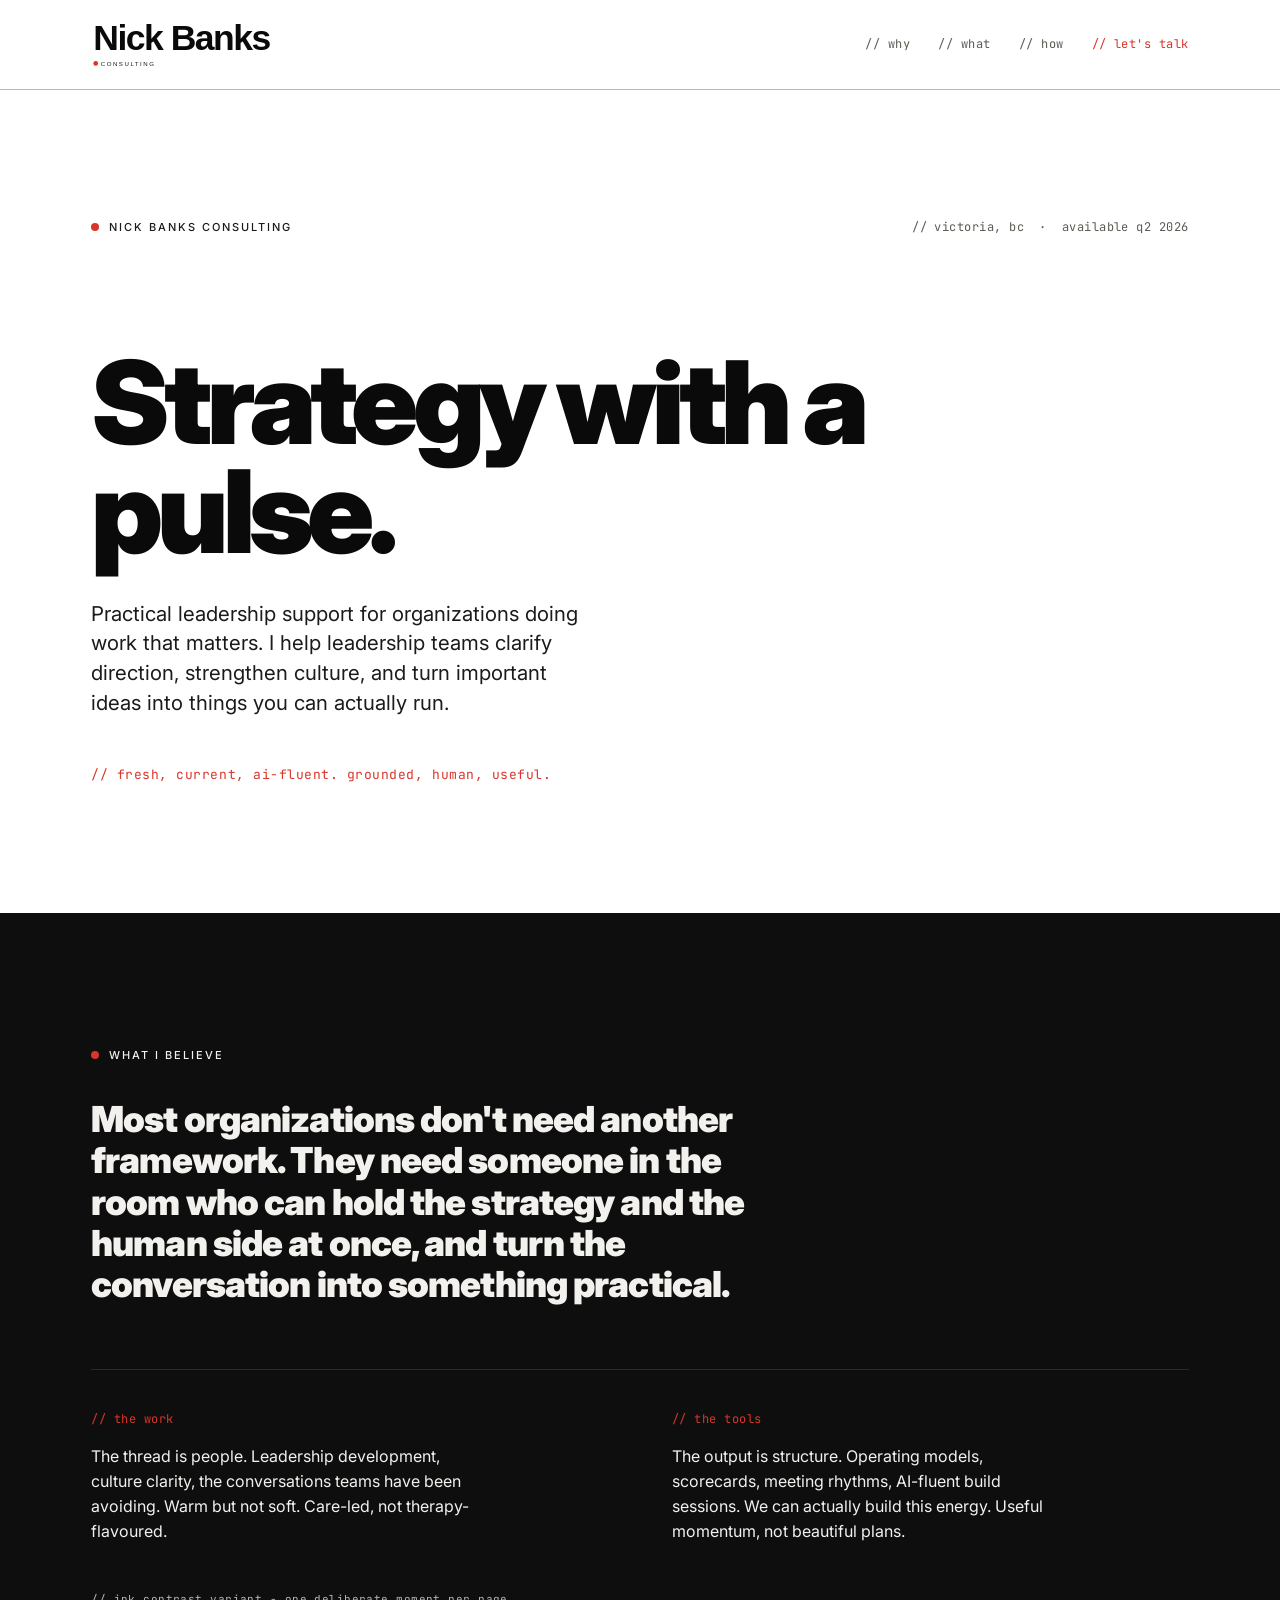
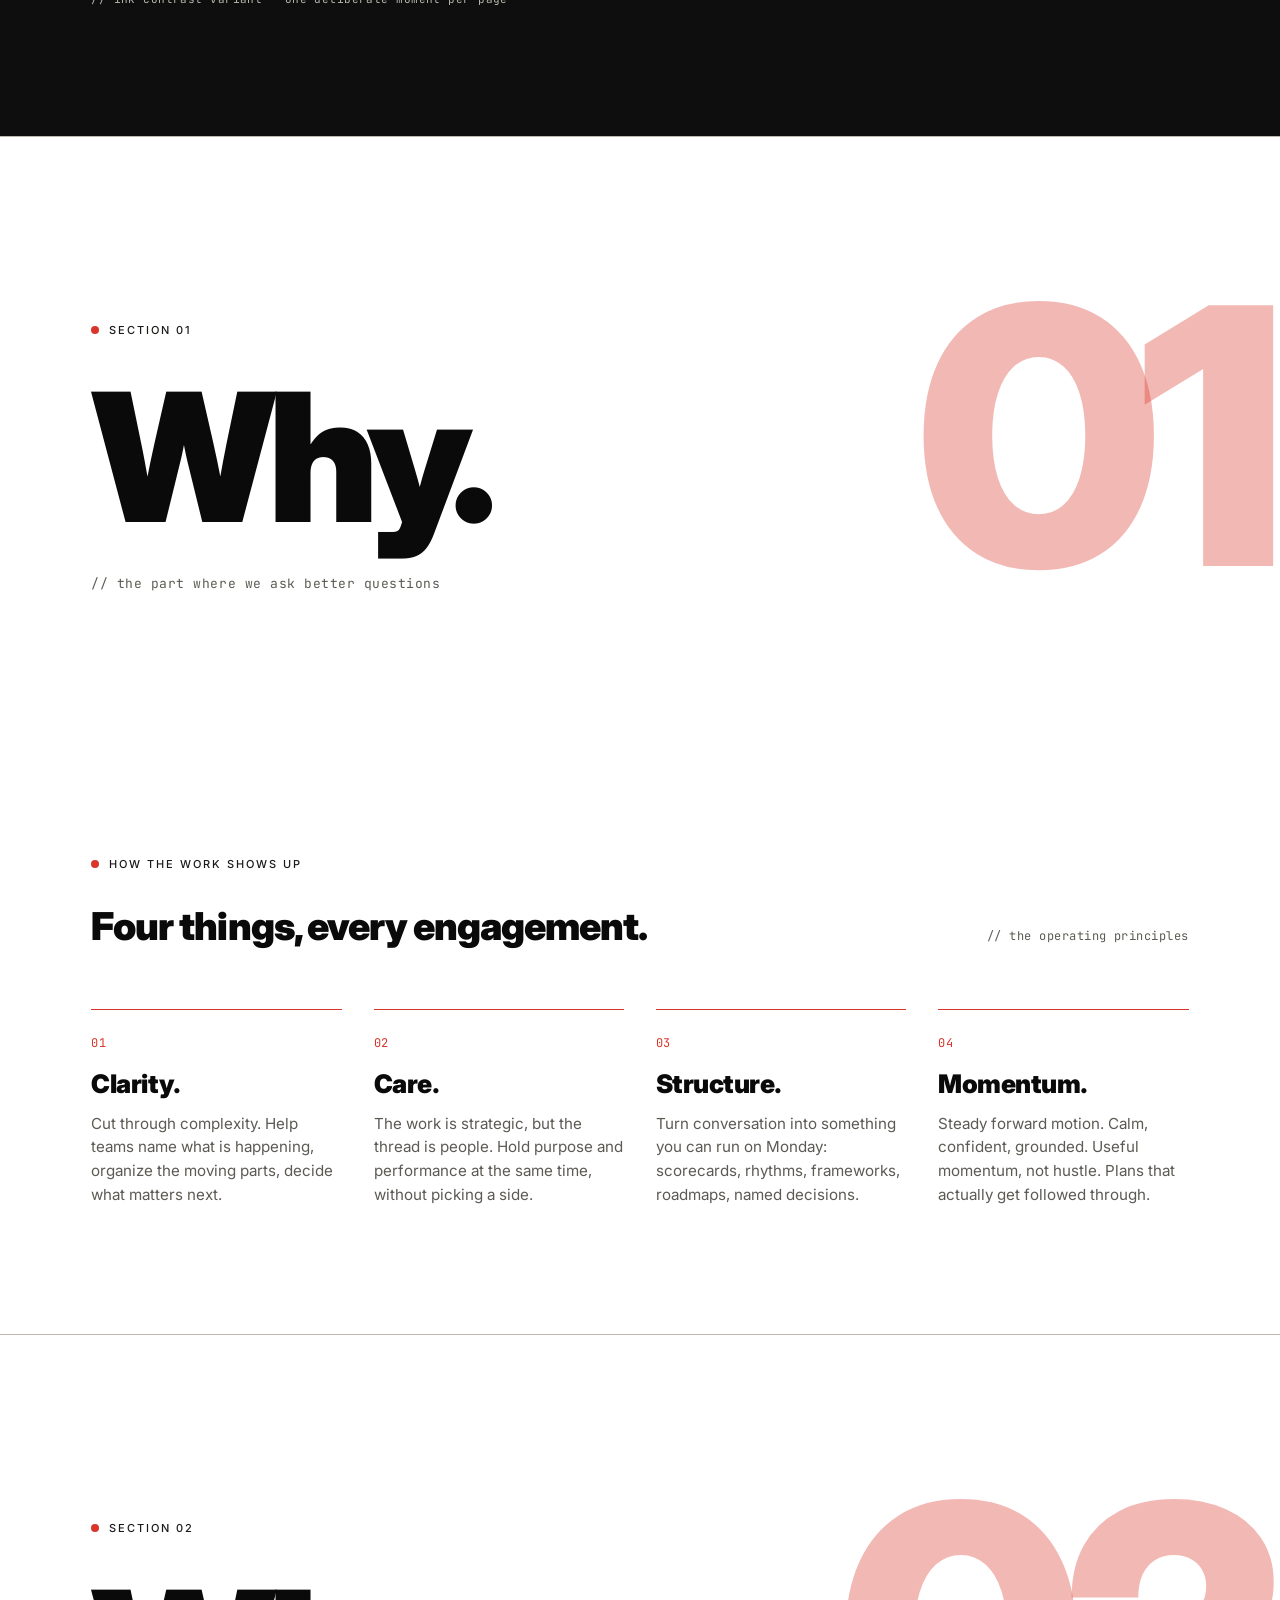
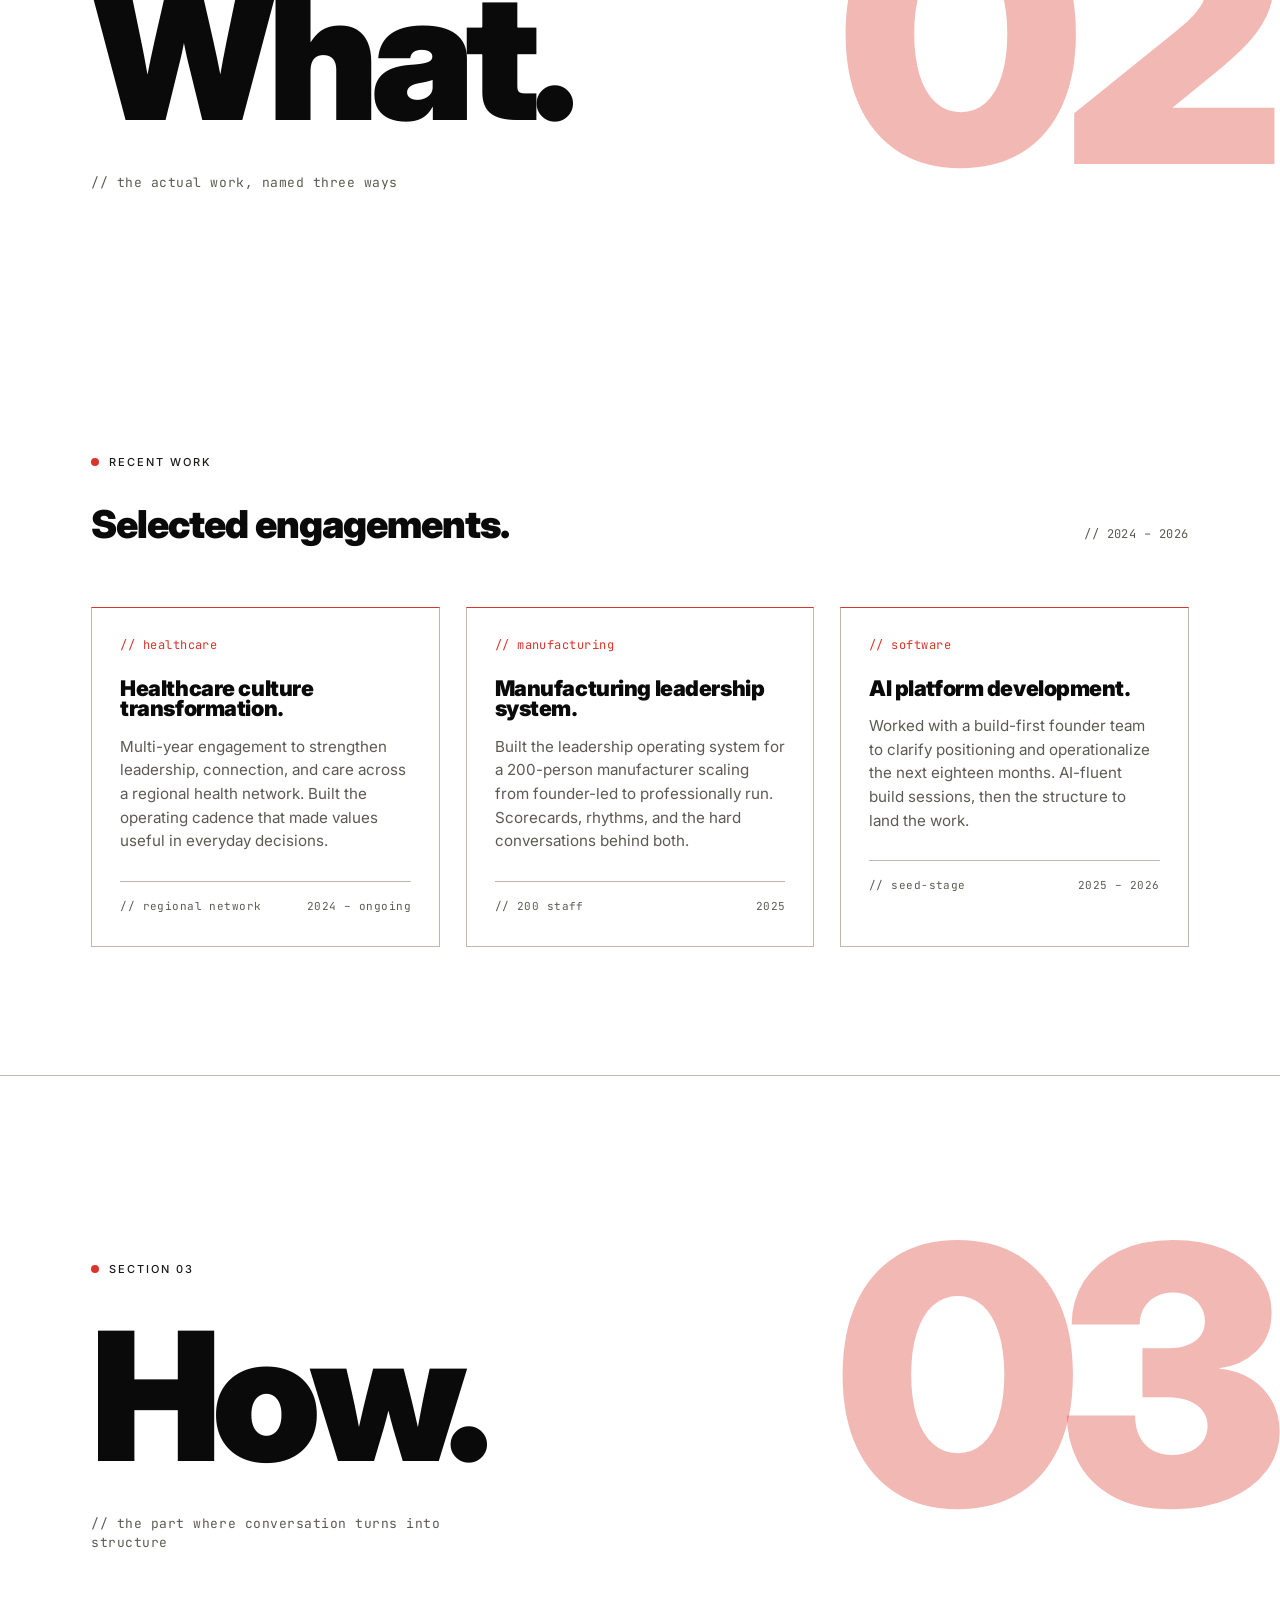
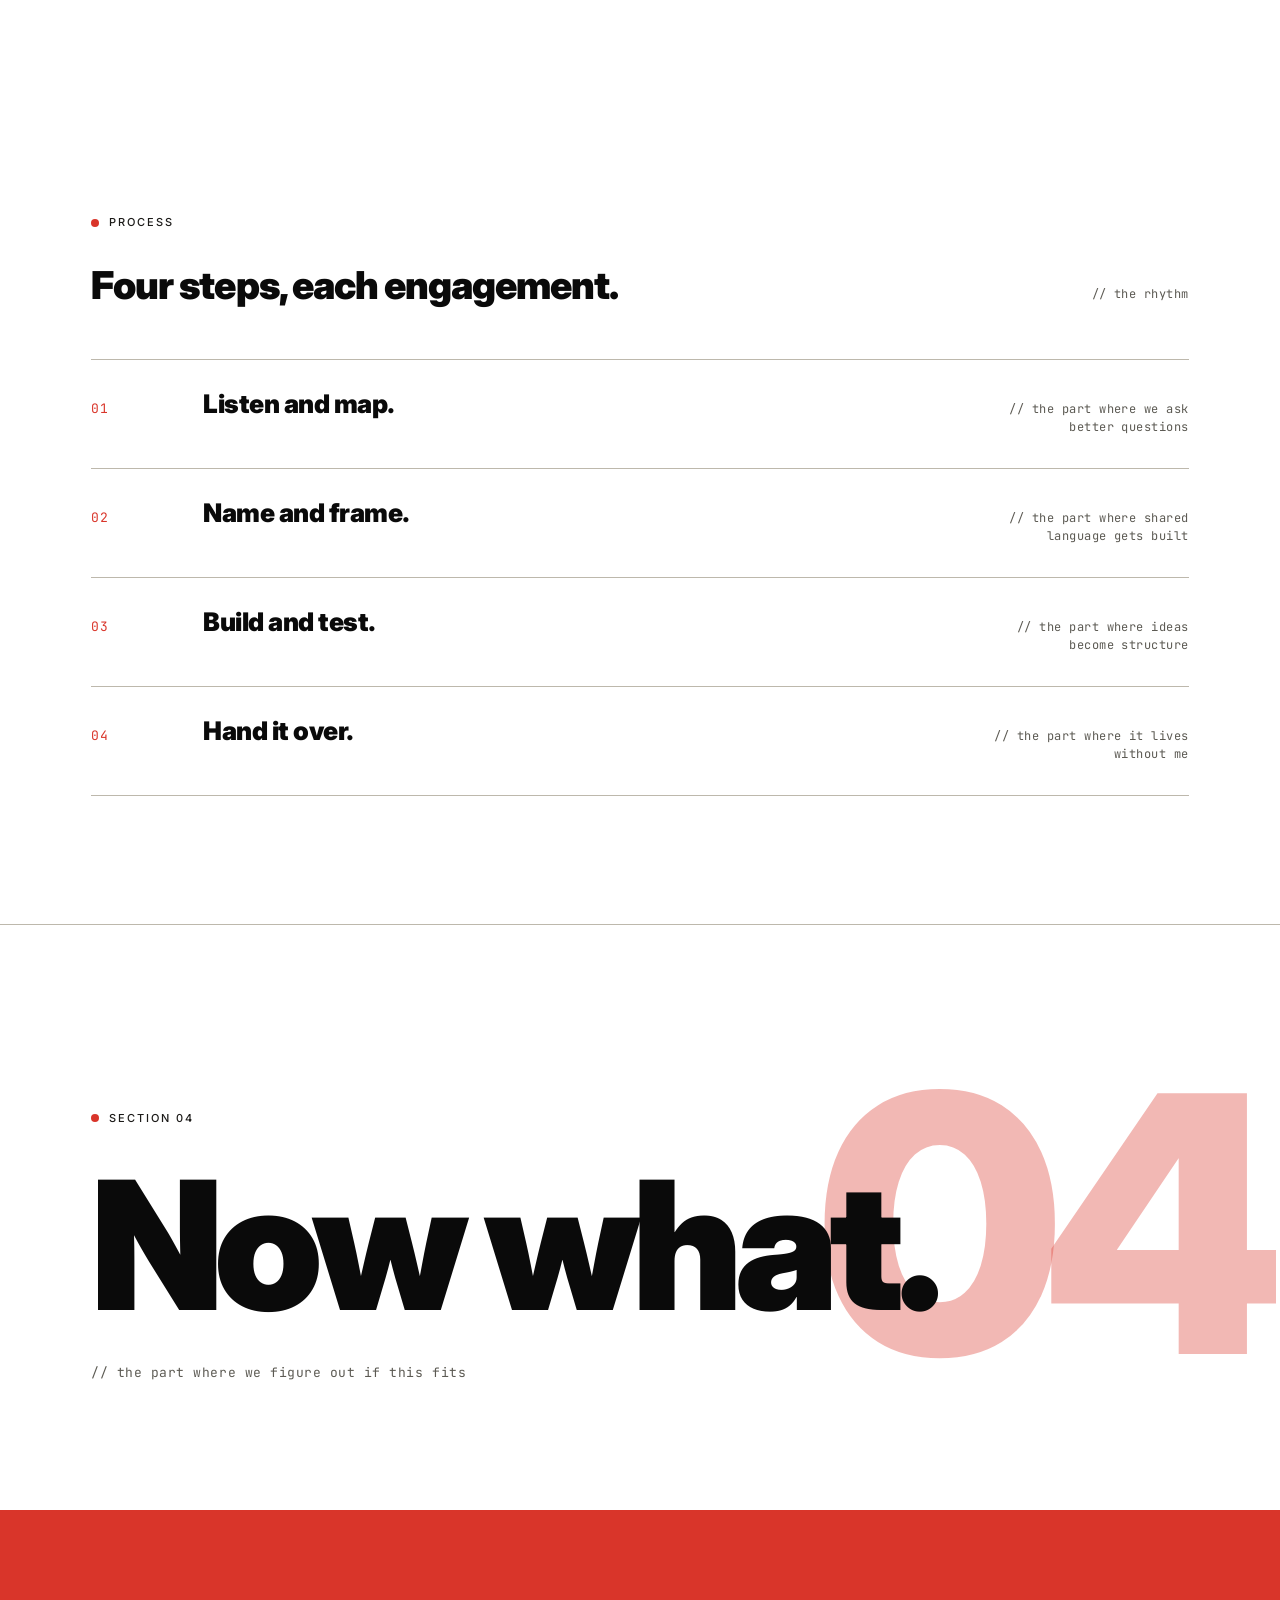
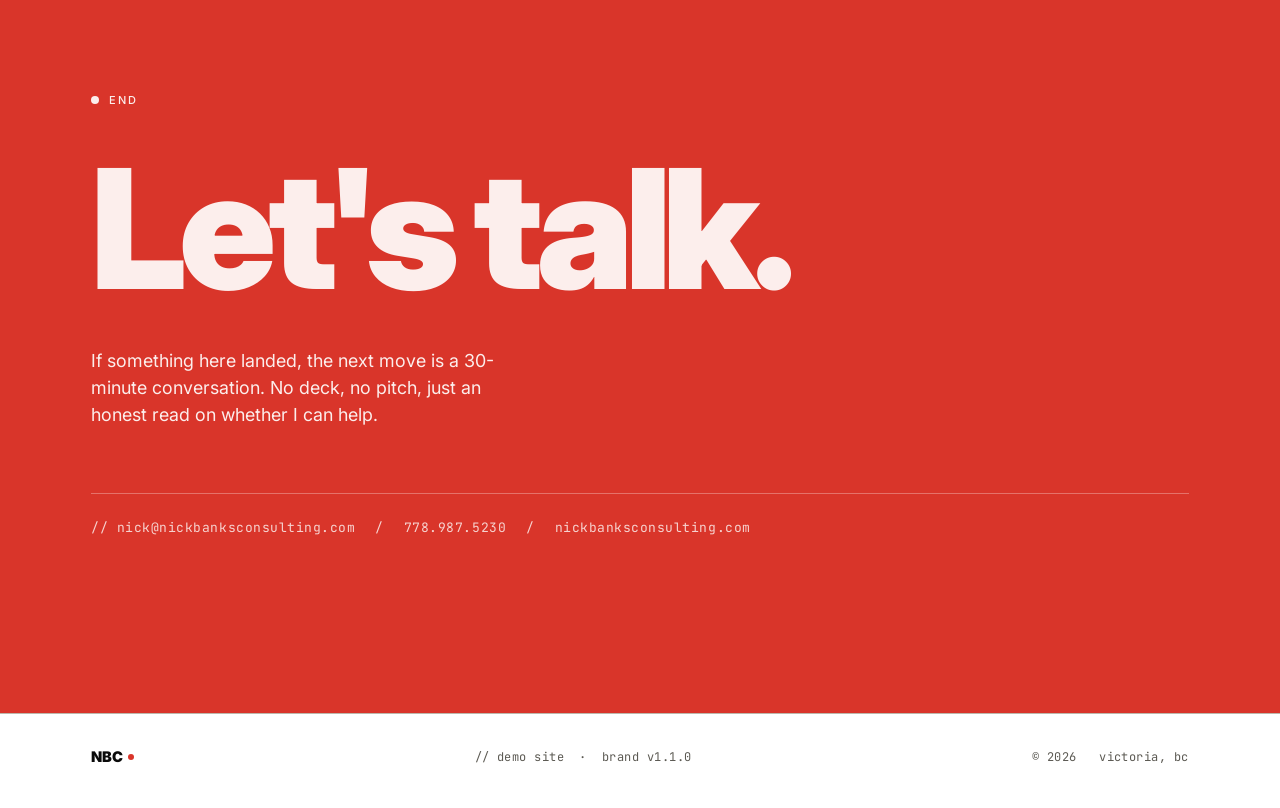
<file: examples/demo-site/index.html>
<!DOCTYPE html>
<html lang="en">
<head>
  <meta charset="UTF-8" />
  <meta name="viewport" content="width=device-width, initial-scale=1.0" />
  <title>Nick Banks Consulting – Strategy with a pulse.</title>
  <meta name="description" content="Practical leadership support for organizations doing work that matters. Clarity, care, structure, and momentum for mission-driven leaders." />
  <link rel="icon" type="image/svg+xml" href="nbc-wordmark.svg" />
  <link rel="stylesheet" href="style.css" />
</head>
<body>

  <!-- ============== HEADER ============== -->
  <header class="site-header">
    <div class="container site-header__inner">
      <a href="#top" class="site-header__mark" aria-label="Nick Banks Consulting">
        <img src="nbc-wordmark.svg" alt="Nick Banks Consulting" />
      </a>
      <nav class="site-nav" aria-label="Primary">
        <a href="#why">// why</a>
        <a href="#what">// what</a>
        <a href="#how">// how</a>
        <a href="#now-what" class="site-nav__cta">// let's talk</a>
      </nav>
    </div>
  </header>

  <main id="top">

    <!-- ============== HERO ============== -->
    <section class="hero">
      <div class="container">
        <div class="hero__top">
          <div class="eyebrow">Nick Banks Consulting</div>
          <div class="mono hero__date">// victoria, bc &nbsp;·&nbsp; available q2 2026</div>
        </div>
        <h1 class="hero__headline">Strategy with a pulse.</h1>
        <p class="hero__subtitle">
          Practical leadership support for organizations doing work that matters. I help leadership teams clarify direction, strengthen culture, and turn important ideas into things you can actually run.
        </p>
        <div class="hero__caption">// fresh, current, ai-fluent. grounded, human, useful.</div>
      </div>
    </section>

    <!-- ============== MANIFESTO (INK CONTRAST VARIANT) ============== -->
    <section class="section manifesto">
      <div class="container">
        <div class="eyebrow section-eyebrow">What I believe</div>
        <h2 class="manifesto__headline">
          Most organizations don't need another framework. They need someone in the room who can hold the strategy and the human side at once, and turn the conversation into something practical.
        </h2>
        <div class="manifesto__columns">
          <div class="manifesto__col">
            <div class="mono-label manifesto__col-label">// the work</div>
            <p>
              The thread is people. Leadership development, culture clarity, the conversations teams have been avoiding. Warm but not soft. Care-led, not therapy-flavoured.
            </p>
          </div>
          <div class="manifesto__col">
            <div class="mono-label manifesto__col-label">// the tools</div>
            <p>
              The output is structure. Operating models, scorecards, meeting rhythms, AI-fluent build sessions. We can actually build this energy. Useful momentum, not beautiful plans.
            </p>
          </div>
        </div>
        <p class="manifesto__variant-note">// ink contrast variant - one deliberate moment per page</p>
      </div>
    </section>

    <!-- ============== SECTION BREAK 01 ============== -->
    <section class="sb" id="why">
      <div class="container sb__inner">
        <div class="eyebrow">Section 01</div>
        <div class="sb__racing" aria-hidden="true">01</div>
        <h2 class="sb__headline">Why.</h2>
        <p class="sb__caption">// the part where we ask better questions</p>
      </div>
    </section>

    <!-- ============== FOUR PILLARS ============== -->
    <section class="section pillars">
      <div class="container">
        <div class="pillars__head">
          <div>
            <div class="eyebrow section-eyebrow">How the work shows up</div>
            <h3 class="pillars__title">Four things, every engagement.</h3>
          </div>
          <div class="mono">// the operating principles</div>
        </div>
        <div class="pillars__grid">
          <div class="pillar">
            <span class="pillar__num">01</span>
            <h4 class="pillar__name">Clarity.</h4>
            <p class="pillar__body">
              Cut through complexity. Help teams name what is happening, organize the moving parts, decide what matters next.
            </p>
          </div>
          <div class="pillar">
            <span class="pillar__num">02</span>
            <h4 class="pillar__name">Care.</h4>
            <p class="pillar__body">
              The work is strategic, but the thread is people. Hold purpose and performance at the same time, without picking a side.
            </p>
          </div>
          <div class="pillar">
            <span class="pillar__num">03</span>
            <h4 class="pillar__name">Structure.</h4>
            <p class="pillar__body">
              Turn conversation into something you can run on Monday: scorecards, rhythms, frameworks, roadmaps, named decisions.
            </p>
          </div>
          <div class="pillar">
            <span class="pillar__num">04</span>
            <h4 class="pillar__name">Momentum.</h4>
            <p class="pillar__body">
              Steady forward motion. Calm, confident, grounded. Useful momentum, not hustle. Plans that actually get followed through.
            </p>
          </div>
        </div>
      </div>
    </section>

    <!-- ============== SECTION BREAK 02 ============== -->
    <section class="sb" id="what">
      <div class="container sb__inner">
        <div class="eyebrow">Section 02</div>
        <div class="sb__racing" aria-hidden="true">02</div>
        <h2 class="sb__headline">What.</h2>
        <p class="sb__caption">// the actual work, named three ways</p>
      </div>
    </section>

    <!-- ============== RECENT WORK ============== -->
    <section class="section work">
      <div class="container">
        <div class="work__head">
          <div>
            <div class="eyebrow section-eyebrow">Recent work</div>
            <h3 class="work__title">Selected engagements.</h3>
          </div>
          <div class="mono">// 2024 – 2026</div>
        </div>
        <div class="work__grid">
          <article class="card">
            <div class="mono-label card__tag">// healthcare</div>
            <h4 class="card__title">Healthcare culture transformation.</h4>
            <p class="card__body">
              Multi-year engagement to strengthen leadership, connection, and care across a regional health network. Built the operating cadence that made values useful in everyday decisions.
            </p>
            <div class="card__meta">
              <span>// regional network</span>
              <span>2024 – ongoing</span>
            </div>
          </article>
          <article class="card">
            <div class="mono-label card__tag">// manufacturing</div>
            <h4 class="card__title">Manufacturing leadership system.</h4>
            <p class="card__body">
              Built the leadership operating system for a 200-person manufacturer scaling from founder-led to professionally run. Scorecards, rhythms, and the hard conversations behind both.
            </p>
            <div class="card__meta">
              <span>// 200 staff</span>
              <span>2025</span>
            </div>
          </article>
          <article class="card">
            <div class="mono-label card__tag">// software</div>
            <h4 class="card__title">AI platform development.</h4>
            <p class="card__body">
              Worked with a build-first founder team to clarify positioning and operationalize the next eighteen months. AI-fluent build sessions, then the structure to land the work.
            </p>
            <div class="card__meta">
              <span>// seed-stage</span>
              <span>2025 – 2026</span>
            </div>
          </article>
        </div>
      </div>
    </section>

    <!-- ============== SECTION BREAK 03 ============== -->
    <section class="sb" id="how">
      <div class="container sb__inner">
        <div class="eyebrow">Section 03</div>
        <div class="sb__racing" aria-hidden="true">03</div>
        <h2 class="sb__headline">How.</h2>
        <p class="sb__caption">// the part where conversation turns into structure</p>
      </div>
    </section>

    <!-- ============== PROCESS ============== -->
    <section class="section process">
      <div class="container">
        <div class="process__head">
          <div>
            <div class="eyebrow section-eyebrow">Process</div>
            <h3 class="process__title">Four steps, each engagement.</h3>
          </div>
          <div class="mono">// the rhythm</div>
        </div>
        <ol class="process__list">
          <li class="process__row">
            <span class="process__num">01</span>
            <h4 class="process__step-title">Listen and map.</h4>
            <span class="process__annotation">// the part where we ask better questions</span>
          </li>
          <li class="process__row">
            <span class="process__num">02</span>
            <h4 class="process__step-title">Name and frame.</h4>
            <span class="process__annotation">// the part where shared language gets built</span>
          </li>
          <li class="process__row">
            <span class="process__num">03</span>
            <h4 class="process__step-title">Build and test.</h4>
            <span class="process__annotation">// the part where ideas become structure</span>
          </li>
          <li class="process__row">
            <span class="process__num">04</span>
            <h4 class="process__step-title">Hand it over.</h4>
            <span class="process__annotation">// the part where it lives without me</span>
          </li>
        </ol>
      </div>
    </section>

    <!-- ============== SECTION BREAK 04 ============== -->
    <section class="sb" id="now-what">
      <div class="container sb__inner">
        <div class="eyebrow">Section 04</div>
        <div class="sb__racing" aria-hidden="true">04</div>
        <h2 class="sb__headline">Now what.</h2>
        <p class="sb__caption">// the part where we figure out if this fits</p>
      </div>
    </section>

    <!-- ============== CLOSING (RED FULL BLEED) ============== -->
    <section class="closing">
      <div class="container">
        <div class="eyebrow">End</div>
        <h2 class="closing__headline">Let's talk.</h2>
        <p class="closing__body">
          If something here landed, the next move is a 30-minute conversation. No deck, no pitch, just an honest read on whether I can help.
        </p>
        <div class="closing__contact">
          <span>// nick@nickbanksconsulting.com</span>
          <span>/</span>
          <span>778.987.5230</span>
          <span>/</span>
          <span>nickbanksconsulting.com</span>
        </div>
      </div>
    </section>

  </main>

  <!-- ============== FOOTER ============== -->
  <footer class="site-footer">
    <div class="container site-footer__inner">
      <span class="footer-mark">NBC</span>
      <span class="footer-tag">// demo site &nbsp;·&nbsp; brand v1.1.0</span>
      <span class="footer-meta">© 2026 &nbsp; victoria, bc</span>
    </div>
  </footer>

</body>
</html>
</file>
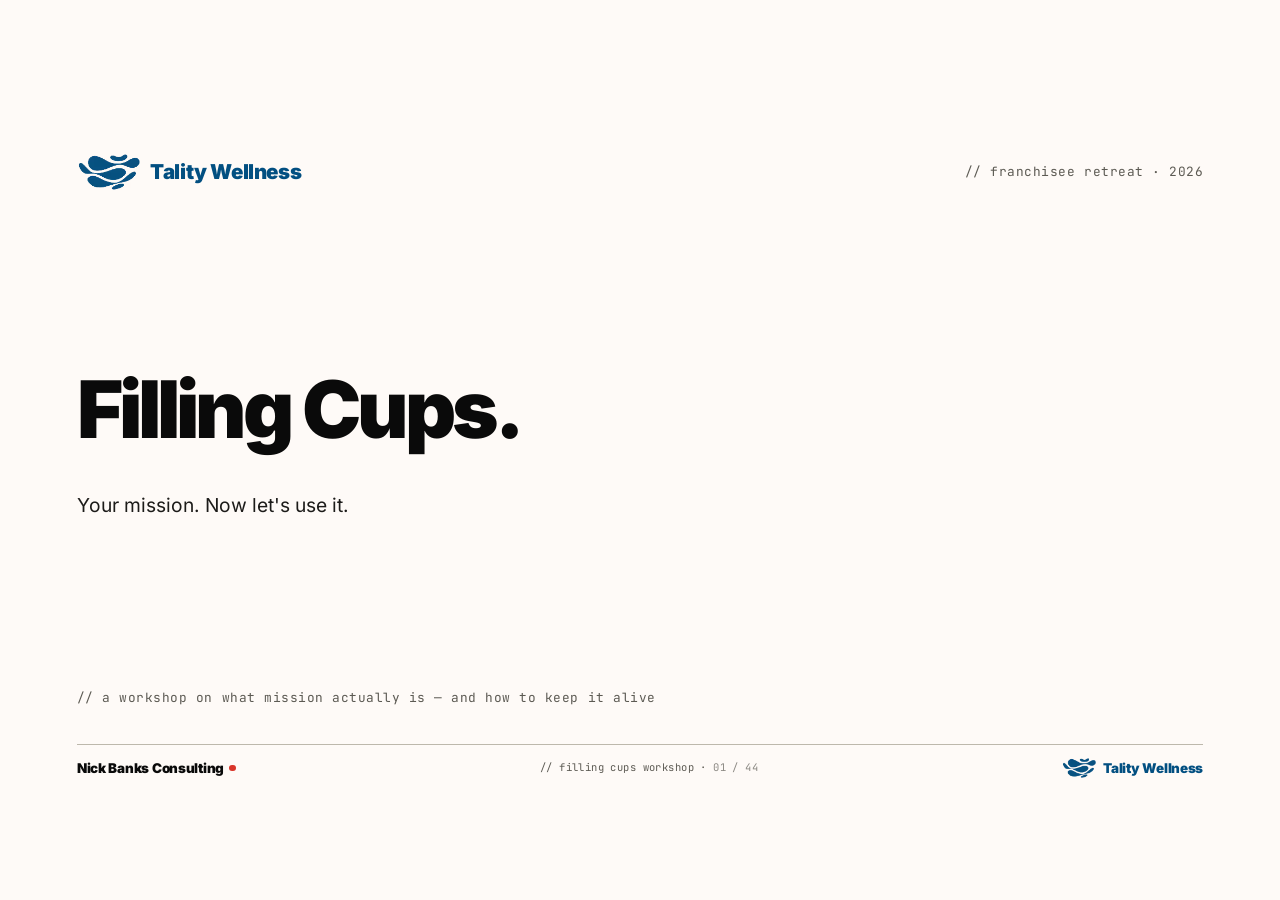
<file: examples/tality-retreat/index.html>
<!DOCTYPE html>
<html lang="en">
<head>
  <meta charset="UTF-8" />
  <meta name="viewport" content="width=device-width, initial-scale=1.0" />
  <title>Filling Cups. — Tality Wellness x Nick Banks Consulting</title>
  <meta name="description" content="A workshop on Tality's mission - what it is, and how to keep it alive. By Nick Banks Consulting." />
  <link rel="stylesheet" href="style.css" />
</head>
<body class="tality-deck">

<div class="deck">
  <div class="stage">

    <!-- ============== 01. COVER ============== -->
    <section class="slide cover is-active" id="slide-01" data-surface="cream">
      <div class="slide-top">
        <div class="tality-lockup">
          <img src="assets/tality-logo.avif" alt="" class="partner-logo" aria-hidden="true" />
          <span class="wordmark">Tality Wellness</span>
        </div>
        <div class="mono">// franchisee retreat · 2026</div>
      </div>
      <div class="slide-content">
        <h1 class="h-hero">Filling Cups.</h1>
        <p class="subtitle">Your mission. Now let's use it.</p>
      </div>
      <div class="slide-bottom">
        <div class="mono-caption">// a workshop on what mission actually is — and how to keep it alive</div>
      </div>
      <div class="slide-footer">
        <div class="footer-mark">Nick Banks Consulting</div>
        <div class="footer-tag">// filling cups workshop · <span class="footer-num">01 / 45</span></div>
        <div class="footer-tality">
          <img src="assets/tality-logo.avif" alt="" class="footer-tality-logo" aria-hidden="true" />
          <span class="footer-tality-name">Tality Wellness</span>
        </div>
      </div>
    </section>

    <!-- ============== 02. AGENDA ============== -->
    <section class="slide" id="slide-02" data-surface="cream" data-reveals="10">
      <div class="slide-top">
        <div class="eyebrow">Welcome</div>
        <div class="mono">// click any item to jump there</div>
      </div>
      <div class="slide-content">
        <h2 class="h-large">Here's where we're going.</h2>
        <ul class="agenda-cards">
          <li class="agenda-card reveal" data-reveal-index="1" data-jump-to="3"><span class="agenda-num">01 /</span><span class="agenda-title">Introductions</span></li>
          <li class="agenda-card reveal" data-reveal-index="2" data-jump-to="4"><span class="agenda-num">02 /</span><span class="agenda-title">Why listen to me</span></li>
          <li class="agenda-card reveal" data-reveal-index="3" data-jump-to="8"><span class="agenda-num">03 /</span><span class="agenda-title">Architecture, intention, environment</span></li>
          <li class="agenda-card reveal" data-reveal-index="4" data-jump-to="10"><span class="agenda-num">04 /</span><span class="agenda-title">What is this mission thing</span></li>
          <li class="agenda-card reveal" data-reveal-index="5" data-jump-to="22"><span class="agenda-num">05 /</span><span class="agenda-title">Introducing "Filling Cups"</span></li>
          <li class="agenda-card reveal" data-reveal-index="6" data-jump-to="24"><span class="agenda-num">06 /</span><span class="agenda-title">How we use it</span></li>
          <li class="agenda-card reveal" data-reveal-index="7" data-jump-to="30"><span class="agenda-num">07 /</span><span class="agenda-title">What it's not</span></li>
          <li class="agenda-card reveal" data-reveal-index="8" data-jump-to="33"><span class="agenda-num">08 /</span><span class="agenda-title">Keeping it alive</span></li>
          <li class="agenda-card reveal" data-reveal-index="9" data-jump-to="37"><span class="agenda-num">09 /</span><span class="agenda-title">Opportunities</span></li>
          <li class="agenda-card reveal" data-reveal-index="10" data-jump-to="41"><span class="agenda-num">10 /</span><span class="agenda-title">What's next</span></li>
        </ul>
      </div>
      <div class="slide-bottom"></div>
      <div class="slide-footer">
        <div class="footer-mark">Nick Banks Consulting</div>
        <div class="footer-tag">// filling cups workshop · <span class="footer-num">01 / 45</span></div>
        <div class="footer-tality">
          <img src="assets/tality-logo.avif" alt="" class="footer-tality-logo" aria-hidden="true" />
          <span class="footer-tality-name">Tality Wellness</span>
        </div>
      </div>
    </section>

    <!-- ============== 03. JUST FOR NOW ============== -->
    <section class="slide" id="slide-03" data-surface="ink">
      <div class="slide-top">
        <div class="eyebrow">Before we start</div>
        <div class="mono">// parking attendant</div>
      </div>
      <div class="slide-content two-col">
        <div class="col-text">
          <h2 class="h-large">Just for now.</h2>
          <div class="mono-label">// I'm the parking attendant. Marking your tires.</div>
        </div>
        <div class="col-photo">
          <img src="assets/03-just-for-now-traffic.jpg" alt="Parking attendant marking tires" />
        </div>
      </div>
      <div class="slide-bottom">
        <div class="mono">// photo: jean-marc</div>
      </div>
      <div class="slide-footer">
        <div class="footer-mark">Nick Banks Consulting</div>
        <div class="footer-tag">// filling cups workshop · <span class="footer-num">01 / 45</span></div>
        <div class="footer-tality">
          <img src="assets/tality-logo.avif" alt="" class="footer-tality-logo" aria-hidden="true" />
          <span class="footer-tality-name">Tality Wellness</span>
        </div>
      </div>
    </section>

    <!-- ============== 04. SECTION BREAK — WHY LISTEN TO ME ============== -->
    <section class="slide section-break" id="slide-04" data-surface="cream">
      <div class="racing-number" aria-hidden="true">02</div>
      <div class="slide-top">
        <div class="eyebrow">Part two</div>
      </div>
      <div class="slide-content">
        <h2 class="h-section">Why listen to me.</h2>
      </div>
      <div class="slide-footer">
        <div class="footer-mark">Nick Banks Consulting</div>
        <div class="footer-tag">// filling cups workshop · <span class="footer-num">01 / 45</span></div>
        <div class="footer-tality">
          <img src="assets/tality-logo.avif" alt="" class="footer-tality-logo" aria-hidden="true" />
          <span class="footer-tality-name">Tality Wellness</span>
        </div>
      </div>
    </section>

    <!-- ============== 05. WHY LISTEN — CREDIBILITY ============== -->
    <section class="slide" id="slide-05" data-surface="ink" data-reveals="4">
      <div class="bg-photo-layout">
        <img src="assets/05-why-listen-vancouver-workshop.jpg" alt="" class="bg-image" aria-hidden="true" />
        <div class="bg-overlay-content">
          <div class="slide-top">
            <div class="eyebrow">Why listen to me</div>
            <div class="mono">// the framing</div>
          </div>
          <h2 class="h-large">Radical demonstrations of high-performance organizations.</h2>
          <div class="mono-label">// measured by</div>
          <ul class="numbered-list">
            <li class="reveal" data-reveal-index="1"><span class="num">01 /</span><span class="title">Outstanding financial performance</span></li>
            <li class="reveal" data-reveal-index="2"><span class="num">02 /</span><span class="title">Exceptional operational excellence and quality</span></li>
            <li class="reveal" data-reveal-index="3"><span class="num">03 /</span><span class="title">Unprecedented social impact</span></li>
            <li class="reveal" data-reveal-index="4"><span class="num">04 /</span><span class="title">Having fun</span></li>
          </ul>
        </div>
      </div>
      <div class="slide-footer">
        <div class="footer-mark">Nick Banks Consulting</div>
        <div class="footer-tag">// filling cups workshop · <span class="footer-num">01 / 45</span></div>
        <div class="footer-tality">
          <img src="assets/tality-logo.avif" alt="" class="footer-tality-logo" aria-hidden="true" />
          <span class="footer-tality-name">Tality Wellness</span>
        </div>
      </div>
    </section>

    <!-- ============== 06. WHY LISTEN — NICK & RAGS ============== -->
    <section class="slide" id="slide-06" data-surface="ink">
      <div class="slide-top">
        <div class="eyebrow">Why listen to me (continued)</div>
        <div class="mono">// then</div>
      </div>
      <div class="slide-content two-col">
        <div class="col-text">
          <div class="mono-label">// nick and rags. whistler. one scotch, one cigar.</div>
        </div>
        <div class="col-photo">
          <img src="assets/05-business-partner-rock.png" alt="Nick and Rags on a rock with a cigar" />
        </div>
      </div>
      <div class="slide-footer">
        <div class="footer-mark">Nick Banks Consulting</div>
        <div class="footer-tag">// filling cups workshop · <span class="footer-num">01 / 45</span></div>
        <div class="footer-tality">
          <img src="assets/tality-logo.avif" alt="" class="footer-tality-logo" aria-hidden="true" />
          <span class="footer-tality-name">Tality Wellness</span>
        </div>
      </div>
    </section>

    <!-- ============== 07. WHY LISTEN — RE-INVIGORATED ============== -->
    <section class="slide" id="slide-07" data-surface="ink">
      <div class="slide-top">
        <div class="eyebrow">Where I am now</div>
        <div class="mono">// why this work, and why now</div>
      </div>
      <div class="slide-content where-now">
        <div class="col-text">
          <h2 class="h-large">Re-invigorated.<br>Re-committed.</h2>
        </div>
        <div class="col-photo">
          <img src="assets/06-where-am-i-now-green-building.jpg" alt="Lush green architecture" />
        </div>
      </div>
      <div class="slide-footer">
        <div class="footer-mark">Nick Banks Consulting</div>
        <div class="footer-tag">// filling cups workshop · <span class="footer-num">01 / 45</span></div>
        <div class="footer-tality">
          <img src="assets/tality-logo.avif" alt="" class="footer-tality-logo" aria-hidden="true" />
          <span class="footer-tality-name">Tality Wellness</span>
        </div>
      </div>
    </section>

    <!-- ============== 08. SECTION BREAK — FOUNDATIONS ============== -->
    <section class="slide section-break" id="slide-08" data-surface="cream">
      <div class="racing-number" aria-hidden="true">03</div>
      <div class="slide-top">
        <div class="eyebrow">Part three</div>
      </div>
      <div class="slide-content">
        <h2 class="h-section">Foundations.</h2>
        <div class="mono-caption">// architecture, intention, environment</div>
      </div>
      <div class="slide-footer">
        <div class="footer-mark">Nick Banks Consulting</div>
        <div class="footer-tag">// filling cups workshop · <span class="footer-num">01 / 45</span></div>
        <div class="footer-tality">
          <img src="assets/tality-logo.avif" alt="" class="footer-tality-logo" aria-hidden="true" />
          <span class="footer-tality-name">Tality Wellness</span>
        </div>
      </div>
    </section>

    <!-- ============== 09. THREE FOUNDATIONS — FERRARI ============== -->
    <section class="slide" id="slide-09" data-surface="ink" data-reveals="3">
      <div class="ferrari-layout">
        <img src="assets/07-three-foundations-ferrari.jpg" alt="" class="bg-image" aria-hidden="true" />
        <div class="ferrari-overlay">
          <div class="slide-top">
            <div class="eyebrow">Three foundations</div>
            <div class="mono">// how it shows up</div>
          </div>
          <h2 class="h-large">How high-performance happens.</h2>
          <ul class="ferrari-foundations">
            <li class="reveal" data-reveal-index="1">
              <span class="num">01 /</span>
              <div class="body">
                <span class="name">Architecture.</span>
                <span class="mono">// Ferrari vs Chevy. Designed for what?</span>
              </div>
            </li>
            <li class="reveal" data-reveal-index="2">
              <span class="num">02 /</span>
              <div class="body">
                <span class="name">Intention.</span>
                <span class="mono">// What's actually happening, not what we say</span>
              </div>
            </li>
            <li class="reveal" data-reveal-index="3">
              <span class="num">03 /</span>
              <div class="body">
                <span class="name">Environment.</span>
                <span class="mono">// Church or Irish pub. Same street, different calls.</span>
              </div>
            </li>
          </ul>
        </div>
      </div>
      <div class="slide-footer">
        <div class="footer-mark">Nick Banks Consulting</div>
        <div class="footer-tag">// filling cups workshop · <span class="footer-num">01 / 45</span></div>
        <div class="footer-tality">
          <img src="assets/tality-logo.avif" alt="" class="footer-tality-logo" aria-hidden="true" />
          <span class="footer-tality-name">Tality Wellness</span>
        </div>
      </div>
    </section>

    <!-- ============== 10. SECTION BREAK — THE MISSION ============== -->
    <section class="slide section-break" id="slide-10" data-surface="cream">
      <img src="assets/Screenshot 2026-05-06 141512.png" alt="" class="bg-photo-faded" aria-hidden="true" />
      <div class="racing-number" aria-hidden="true">04</div>
      <div class="slide-top">
        <div class="eyebrow">Part four</div>
      </div>
      <div class="slide-content">
        <h2 class="h-section">The mission.</h2>
        <div class="mono-caption">// what it is, where it comes from</div>
      </div>
      <div class="slide-footer">
        <div class="footer-mark">Nick Banks Consulting</div>
        <div class="footer-tag">// filling cups workshop · <span class="footer-num">01 / 45</span></div>
        <div class="footer-tality">
          <img src="assets/tality-logo.avif" alt="" class="footer-tality-logo" aria-hidden="true" />
          <span class="footer-tality-name">Tality Wellness</span>
        </div>
      </div>
    </section>

    <!-- ============== 11. 使命 CHARACTER REVEAL ============== -->
    <section class="slide" id="slide-11" data-surface="white" data-reveals="3">
      <div class="slide-top">
        <div class="eyebrow">A Japanese woman told me</div>
        <div class="mono">// shi-mei</div>
      </div>
      <div class="slide-content shimei">
        <h2 class="h-mid">The Japanese for mission is two characters.</h2>
        <div class="shimei-stage">
          <div class="shimei-pair reveal" data-reveal-index="1">
            <div class="shimei-char">使</div>
            <div class="shimei-gloss">// use</div>
          </div>
          <div class="shimei-pair reveal" data-reveal-index="2">
            <div class="shimei-char">命</div>
            <div class="shimei-gloss">// life</div>
          </div>
        </div>
        <p class="shimei-equation reveal" data-reveal-index="3">= mission. how you want to use your life.</p>
      </div>
      <div class="slide-footer">
        <div class="footer-mark">Nick Banks Consulting</div>
        <div class="footer-tag">// filling cups workshop · <span class="footer-num">01 / 45</span></div>
        <div class="footer-tality">
          <img src="assets/tality-logo.avif" alt="" class="footer-tality-logo" aria-hidden="true" />
          <span class="footer-tality-name">Tality Wellness</span>
        </div>
      </div>
    </section>

    <!-- ============== 12. THE MISSION — MY DEFINITION ============== -->
    <section class="slide" id="slide-12" data-surface="ink" data-reveals="1">
      <div class="slide-top">
        <div class="eyebrow">My definition</div>
        <div class="mono" data-caption-step="0">// the whole thing, in one sentence</div>
        <div class="mono" data-caption-step="1">// that's the whole thing</div>
      </div>
      <div class="slide-content definition">
        <div class="definition-statement reveal" data-reveal-index="1">
          <h2 class="h-large">How we want to leave everyone we come into contact with.</h2>
        </div>
      </div>
      <div class="slide-footer">
        <div class="footer-mark">Nick Banks Consulting</div>
        <div class="footer-tag">// filling cups workshop · <span class="footer-num">01 / 45</span></div>
        <div class="footer-tality">
          <img src="assets/tality-logo.avif" alt="" class="footer-tality-logo" aria-hidden="true" />
          <span class="footer-tality-name">Tality Wellness</span>
        </div>
      </div>
    </section>

    <!-- ============== 13. BUILT TO LAST — SETUP ============== -->
    <section class="slide" id="slide-13" data-surface="white">
      <div class="slide-top">
        <div class="eyebrow">Where this comes from</div>
        <div class="mono">// built to last – the book</div>
      </div>
      <div class="slide-content btl-setup">
        <h2 class="h-mid">Jim Collins studied companies that lasted.</h2>
      </div>
      <div class="slide-footer">
        <div class="footer-mark">Nick Banks Consulting</div>
        <div class="footer-tag">// filling cups workshop · <span class="footer-num">01 / 45</span></div>
        <div class="footer-tality">
          <img src="assets/tality-logo.avif" alt="" class="footer-tality-logo" aria-hidden="true" />
          <span class="footer-tality-name">Tality Wellness</span>
        </div>
      </div>
    </section>

    <!-- ============== 14. BUILT TO LAST — GRAPH ============== -->
    <section class="slide" id="slide-14" data-surface="white" data-reveals="3">
      <div class="slide-top">
        <div class="eyebrow">The pattern he found</div>
        <div class="mono" data-caption-step="0">// the chart</div>
        <div class="mono" data-caption-step="1">// most companies that survived stayed flat</div>
        <div class="mono" data-caption-step="2">// a smaller subset did something different</div>
        <div class="mono" data-caption-step="3">// they all had a commitment statement</div>
      </div>
      <div class="slide-content btl-graph-wrap">
        <div class="btl-graph">
          <svg viewBox="0 0 1200 600" preserveAspectRatio="xMidYMid meet" aria-hidden="true">
            <line x1="110" y1="60" x2="110" y2="540" stroke="#BDB8AC" stroke-width="1" stroke-linecap="round"/>
            <line x1="110" y1="540" x2="1175" y2="540" stroke="#BDB8AC" stroke-width="1" stroke-linecap="round"/>
            <circle cx="110" cy="540" r="3" fill="#BDB8AC"/>
            <text x="40" y="300" transform="rotate(-90 40 300)" text-anchor="middle" font-family="Inter, sans-serif" font-weight="500" font-size="14" letter-spacing="2.6" fill="#5C5A53">SUCCESS</text>
            <text x="643" y="588" text-anchor="middle" font-family="Inter, sans-serif" font-weight="500" font-size="14" letter-spacing="2.6" fill="#5C5A53">DECADES</text>
            <path class="btl-line btl-flat" data-draw-at="1"
                  d="M 130,485 L 175,468 L 220,440 L 265,418 L 310,455 L 355,488 L 400,468 L 445,500 L 490,470 L 535,505 L 580,478 L 625,425 L 670,452 L 715,480 L 760,460 L 805,495 L 850,475 L 895,510 L 940,488 L 985,438 L 1030,470 L 1075,495 L 1120,470 L 1170,485"/>
            <path class="btl-line btl-rising" data-draw-at="2"
                  d="M 130,498 C 290,500 470,490 640,470 C 820,440 960,370 1080,225 C 1140,140 1165,70 1175,15"/>
            <circle class="btl-endpoint" data-reveal-index="2" cx="1175" cy="15" r="7" fill="#D9352A"/>
          </svg>
        </div>
      </div>
      <div class="slide-footer">
        <div class="footer-mark">Nick Banks Consulting</div>
        <div class="footer-tag">// filling cups workshop · <span class="footer-num">01 / 45</span></div>
        <div class="footer-tality">
          <img src="assets/tality-logo.avif" alt="" class="footer-tality-logo" aria-hidden="true" />
          <span class="footer-tality-name">Tality Wellness</span>
        </div>
      </div>
    </section>

    <!-- ============== 15. DISNEY — GUESS AND REVEAL ============== -->
    <section class="slide brand-guess" id="slide-15" data-surface="white" data-reveals="1" data-state="1" data-state-2-surface="ink">
      <img src="assets/10-disney-walt-mickey.jpg" alt="" class="brand-guess-bg" aria-hidden="true" />
      <div class="brand-guess-overlay">
        <div class="slide-top">
          <div class="eyebrow">Guess who</div>
          <div class="mono">// who said this?</div>
        </div>
        <div class="brand-guess-stage">
          <h2 class="brand-guess-quote">Magic, fun, and happiness.</h2>
          <div class="brand-guess-name">Disney.</div>
        </div>
      </div>
      <div class="slide-footer">
        <div class="footer-mark">Nick Banks Consulting</div>
        <div class="footer-tag">// filling cups workshop · <span class="footer-num">01 / 45</span></div>
        <div class="footer-tality">
          <img src="assets/tality-logo.avif" alt="" class="footer-tality-logo" aria-hidden="true" />
          <span class="footer-tality-name">Tality Wellness</span>
        </div>
      </div>
    </section>

    <!-- ============== 16. CIRQUE — GUESS AND REVEAL ============== -->
    <section class="slide brand-guess brand-guess--long" id="slide-16" data-surface="white" data-reveals="1" data-state="1" data-state-2-surface="ink">
      <img src="assets/11-cirque-du-soleil.jpg" alt="" class="brand-guess-bg" aria-hidden="true" />
      <div class="brand-guess-overlay">
        <div class="slide-top">
          <div class="eyebrow">Guess who</div>
          <div class="mono">// a tough one. who said this?</div>
        </div>
        <div class="brand-guess-stage">
          <h2 class="brand-guess-quote">To invoke the imagination, provoke the senses, and evoke the emotions of people around the world.</h2>
          <div class="brand-guess-name">Cirque du Soleil.</div>
        </div>
      </div>
      <div class="slide-footer">
        <div class="footer-mark">Nick Banks Consulting</div>
        <div class="footer-tag">// filling cups workshop · <span class="footer-num">01 / 45</span></div>
        <div class="footer-tality">
          <img src="assets/tality-logo.avif" alt="" class="footer-tality-logo" aria-hidden="true" />
          <span class="footer-tality-name">Tality Wellness</span>
        </div>
      </div>
    </section>

    <!-- ============== 17. COKE VS PEPSI ============== -->
    <section class="slide cokepepsi" id="slide-17" data-surface="white" data-reveals="1" data-state="1">
      <img src="assets/12-coke-vs-pepsi.jpg" alt="" class="cokepepsi-bg" aria-hidden="true" />
      <div class="cokepepsi-content">
        <div class="slide-top">
          <div class="eyebrow">Guess who (both)</div>
          <div class="mono cokepepsi-mono cokepepsi-mono--s1">// two competitors. one mission, one... statement.</div>
          <div class="mono cokepepsi-mono cokepepsi-mono--s2">// coca-cola vs pepsi</div>
        </div>
        <div class="slide-content cokepepsi-cols">
          <div class="cokepepsi-coke">
            <h2 class="h-hero">To refresh the world.</h2>
          </div>
          <div class="cokepepsi-vs" aria-hidden="true">vs</div>
          <div class="cokepepsi-pepsi">
            <p class="pepsi-text">"We have absolute clarity around what we do. We sell X. Our success will ensure customers build their businesses, employees build their futures, and shareholders build their wealth."</p>
          </div>
        </div>
      </div>
      <div class="slide-footer">
        <div class="footer-mark">Nick Banks Consulting</div>
        <div class="footer-tag">// filling cups workshop · <span class="footer-num">01 / 45</span></div>
        <div class="footer-tality">
          <img src="assets/tality-logo.avif" alt="" class="footer-tality-logo" aria-hidden="true" />
          <span class="footer-tality-name">Tality Wellness</span>
        </div>
      </div>
    </section>

    <!-- ============== 18. STARBUCKS — GUESS AND REVEAL ============== -->
    <section class="slide brand-guess" id="slide-18" data-surface="white" data-reveals="2" data-state="1" data-state-2-surface="ink" data-state-change-at="2">
      <img src="assets/13-starbucks.jpg" alt="" class="brand-guess-bg" aria-hidden="true" />
      <div class="brand-guess-overlay">
        <div class="slide-top">
          <div class="eyebrow">Guess who</div>
          <div class="mono">// who said this?</div>
        </div>
        <div class="brand-guess-stage">
          <h2 class="brand-guess-quote">
            To inspire and nurture the human spirit.
            <span class="brand-guess-quote-2 reveal" data-reveal-index="1">One coffee, one community at a time.</span>
          </h2>
          <div class="brand-guess-name">Starbucks.</div>
        </div>
      </div>
      <div class="slide-footer">
        <div class="footer-mark">Nick Banks Consulting</div>
        <div class="footer-tag">// filling cups workshop · <span class="footer-num">01 / 45</span></div>
        <div class="footer-tality">
          <img src="assets/tality-logo.avif" alt="" class="footer-tality-logo" aria-hidden="true" />
          <span class="footer-tality-name">Tality Wellness</span>
        </div>
      </div>
    </section>

    <!-- ============== 19. MORE EXAMPLES ============== -->
    <section class="slide" id="slide-19" data-surface="white" data-reveals="9">
      <div class="slide-top">
        <div class="eyebrow">More examples</div>
      </div>
      <div class="slide-content">
        <h2 class="h-mid">Some other mission statements from clients.</h2>
        <ul class="examples-list">
          <li class="reveal" data-reveal-index="1"><span class="item">Life unleashed.</span></li>
          <li class="reveal" data-reveal-index="2"><span class="item">Holy fuck what a rush.</span></li>
          <li class="reveal" data-reveal-index="3"><span class="item">Lit up.</span></li>
          <li class="reveal" data-reveal-index="4"><span class="item">Stoked.</span></li>
          <li class="reveal" data-reveal-index="5"><span class="item">Life is great.</span></li>
          <li class="reveal" data-reveal-index="6"><span class="item">Unlocked.</span></li>
          <li class="reveal" data-reveal-index="7"><span class="item">You matter.</span></li>
          <li class="reveal" data-reveal-index="7"><span class="item">Make it matter.</span></li>
          <li class="reveal" data-reveal-index="8"><span class="item">Leaning, learning, loving.</span></li>
          <li class="reveal" data-reveal-index="9"><span class="item">Elevating the world from mediocrity to greatness.</span><span class="attr">// chip @ lululemon</span></li>
        </ul>
      </div>
      <div class="slide-footer">
        <div class="footer-mark">Nick Banks Consulting</div>
        <div class="footer-tag">// filling cups workshop · <span class="footer-num">01 / 45</span></div>
        <div class="footer-tality">
          <img src="assets/tality-logo.avif" alt="" class="footer-tality-logo" aria-hidden="true" />
          <span class="footer-tality-name">Tality Wellness</span>
        </div>
      </div>
    </section>

    <!-- ============== 22. HOW WE GOT HERE — WHITEBOARDS + PARTNER MOMENT ============== -->
    <section class="slide" id="slide-22" data-surface="cream">
      <div class="slide-top">
        <div class="eyebrow">How we got here</div>
        <div class="mono">// one of several whiteboards. there were others.</div>
      </div>
      <div class="slide-content whiteboard-slide">
        <div class="col-photo">
          <img src="assets/22-cay-whiteboard.jpg" alt="Whiteboard from the Cay workshop" />
        </div>
        <div class="col-text">
          <h2 class="h-large">Over to you, guys.</h2>
          <p class="body-text">What resonated for you about how this language came up?</p>
          <ul class="partner-prompts">
            <li><span class="name">Peter.</span></li>
            <li><span class="name">Eddie.</span></li>
            <li><span class="name">Frank.</span></li>
          </ul>
        </div>
      </div>
      <div class="slide-footer">
        <div class="footer-mark">Nick Banks Consulting</div>
        <div class="footer-tag">// filling cups workshop · <span class="footer-num">01 / 45</span></div>
        <div class="footer-tality">
          <img src="assets/tality-logo.avif" alt="" class="footer-tality-logo" aria-hidden="true" />
          <span class="footer-tality-name">Tality Wellness</span>
        </div>
      </div>
    </section>

    <!-- ============== 23. WHY THIS FITS ============== -->
    <section class="slide" id="slide-23" data-surface="cream">
      <div class="slide-top">
        <div class="eyebrow">Why this fits</div>
        <div class="mono">// it's not just a metaphor</div>
      </div>
      <div class="slide-content why-fits">
        <div class="col-photo">
          <img src="assets/23-ladle-on-rocks.png" alt="Ladle pouring water onto sauna stones" />
        </div>
        <div class="col-content">
          <h2 class="h-large">It works on every level.</h2>
          <p class="body-text">Someone walks in carrying their week. They leave filled up. The cycle is the work.</p>
          <ul class="fits-list">
            <li>
              <span class="num">01 /</span>
              <span class="text">Literal.<span class="gloss">// kombucha. tea. the ladle filled to pour on the rocks. you are filling cups, all day long.</span></span>
            </li>
            <li>
              <span class="num">02 /</span>
              <span class="text">Energetic.<span class="gloss">// people arrive depleted. they leave reset.</span></span>
            </li>
            <li>
              <span class="num">03 /</span>
              <span class="text">Social.<span class="gloss">// strangers in the lounge. cup gets filled by the room.</span></span>
            </li>
            <li>
              <span class="num">04 /</span>
              <span class="text">Internal.<span class="gloss">// staff fill each other's cups too. or they don't.</span></span>
            </li>
          </ul>
        </div>
      </div>
      <div class="slide-footer">
        <div class="footer-mark">Nick Banks Consulting</div>
        <div class="footer-tag">// filling cups workshop · <span class="footer-num">01 / 45</span></div>
        <div class="footer-tality">
          <img src="assets/tality-logo.avif" alt="" class="footer-tality-logo" aria-hidden="true" />
          <span class="footer-tality-name">Tality Wellness</span>
        </div>
      </div>
    </section>

    <!-- ============== 24. SECTION BREAK — HOW WE USE IT ============== -->
    <section class="slide section-break" id="slide-24" data-surface="cream">
      <div class="racing-number" aria-hidden="true">06</div>
      <div class="slide-top">
        <div class="eyebrow">Part six</div>
      </div>
      <div class="slide-content">
        <h2 class="h-section">How we use it.</h2>
        <div class="mono-caption">// five tools</div>
      </div>
      <div class="slide-footer">
        <div class="footer-mark">Nick Banks Consulting</div>
        <div class="footer-tag">// filling cups workshop · <span class="footer-num">01 / 45</span></div>
        <div class="footer-tality">
          <img src="assets/tality-logo.avif" alt="" class="footer-tality-logo" aria-hidden="true" />
          <span class="footer-tality-name">Tality Wellness</span>
        </div>
      </div>
    </section>

    <!-- ============== 25. TOOL 01 — ALIGNMENT ============== -->
    <section class="slide" id="slide-25" data-surface="white">
      <div class="slide-top">
        <div class="eyebrow">Tool 01</div>
      </div>
      <div class="slide-content alignment-slide">
        <div class="alignment-header">
          <div class="tool-num">01</div>
          <h2 class="h-large">Alignment tool.</h2>
        </div>
        <div class="alignment-image">
          <img src="assets/16-tool-alignment-collins.png" alt="Quote from Jim Collins and Jerry Porras" />
        </div>
      </div>
      <div class="slide-bottom"></div>
      <div class="slide-footer">
        <div class="footer-mark">Nick Banks Consulting</div>
        <div class="footer-tag">// filling cups workshop · <span class="footer-num">01 / 45</span></div>
        <div class="footer-tality">
          <img src="assets/tality-logo.avif" alt="" class="footer-tality-logo" aria-hidden="true" />
          <span class="footer-tality-name">Tality Wellness</span>
        </div>
      </div>
    </section>

    <!-- ============== 26. TOOL 02 — DECISION-MAKING ============== -->
    <section class="slide" id="slide-26" data-surface="white">
      <div class="slide-top">
        <div class="eyebrow">Tool 02</div>
      </div>
      <div class="slide-content tool-card">
        <div class="col-text">
          <div class="tool-num">02</div>
          <h2 class="h-large">Decision-making tool.</h2>
        </div>
        <div class="col-photo">
          <img src="assets/16-tool-joey-restaurant.jpg" alt="Joey's restaurant" />
        </div>
      </div>
      <div class="slide-bottom"></div>
      <div class="slide-footer">
        <div class="footer-mark">Nick Banks Consulting</div>
        <div class="footer-tag">// filling cups workshop · <span class="footer-num">01 / 45</span></div>
        <div class="footer-tality">
          <img src="assets/tality-logo.avif" alt="" class="footer-tality-logo" aria-hidden="true" />
          <span class="footer-tality-name">Tality Wellness</span>
        </div>
      </div>
    </section>

    <!-- ============== 27. TOOL 03 — CREATIVITY AND DESIGN ============== -->
    <section class="slide" id="slide-27" data-surface="white">
      <div class="slide-top">
        <div class="eyebrow">Tool 03</div>
      </div>
      <div class="slide-content tool-card">
        <div class="col-text">
          <div class="tool-num">03</div>
          <h2 class="h-large">Creativity and design tool.</h2>
        </div>
        <div class="col-photo">
          <img src="assets/16-tool-creativity-ryders.png" alt="Ryders' booth" />
        </div>
      </div>
      <div class="slide-bottom"></div>
      <div class="slide-footer">
        <div class="footer-mark">Nick Banks Consulting</div>
        <div class="footer-tag">// filling cups workshop · <span class="footer-num">01 / 45</span></div>
        <div class="footer-tality">
          <img src="assets/tality-logo.avif" alt="" class="footer-tality-logo" aria-hidden="true" />
          <span class="footer-tality-name">Tality Wellness</span>
        </div>
      </div>
    </section>

    <!-- ============== 28. TOOL 04 — ELEVATING ============== -->
    <section class="slide" id="slide-28" data-surface="white">
      <div class="slide-top">
        <div class="eyebrow">Tool 04</div>
      </div>
      <div class="slide-content tool-card">
        <div class="col-text">
          <div class="tool-num">04</div>
          <h2 class="h-large">Elevating tool.</h2>
        </div>
        <div class="col-photo">
          <img src="assets/16-tool-yvr-airport.jpg" alt="YVR airport" />
        </div>
      </div>
      <div class="slide-bottom"></div>
      <div class="slide-footer">
        <div class="footer-mark">Nick Banks Consulting</div>
        <div class="footer-tag">// filling cups workshop · <span class="footer-num">01 / 45</span></div>
        <div class="footer-tality">
          <img src="assets/tality-logo.avif" alt="" class="footer-tality-logo" aria-hidden="true" />
          <span class="footer-tality-name">Tality Wellness</span>
        </div>
      </div>
    </section>

    <!-- ============== 29. TOOL 05 — DO THE RIGHT THING ============== -->
    <section class="slide" id="slide-29" data-surface="white">
      <div class="slide-top">
        <div class="eyebrow">Tool 05</div>
      </div>
      <div class="slide-content tool-card">
        <div class="col-text">
          <div class="tool-num">05</div>
          <h2 class="h-large">Do the right thing tool.</h2>
        </div>
        <div class="col-photo">
          <img src="assets/29-do-right-thing-toms.jpg" alt="TOMS — One-for-One. Mission baked into the model from day 1." />
        </div>
      </div>
      <div class="slide-footer">
        <div class="footer-mark">Nick Banks Consulting</div>
        <div class="footer-tag">// filling cups workshop · <span class="footer-num">01 / 45</span></div>
        <div class="footer-tality">
          <img src="assets/tality-logo.avif" alt="" class="footer-tality-logo" aria-hidden="true" />
          <span class="footer-tality-name">Tality Wellness</span>
        </div>
      </div>
    </section>

    <!-- ============== 30. SECTION BREAK — WHAT IT'S NOT ============== -->
    <section class="slide section-break" id="slide-30" data-surface="cream">
      <div class="racing-number" aria-hidden="true">06a</div>
      <div class="slide-top">
        <div class="eyebrow">A quick clear-up</div>
      </div>
      <div class="slide-content">
        <h2 class="h-section">What it's not.</h2>
      </div>
      <div class="slide-footer">
        <div class="footer-mark">Nick Banks Consulting</div>
        <div class="footer-tag">// filling cups workshop · <span class="footer-num">01 / 45</span></div>
        <div class="footer-tality">
          <img src="assets/tality-logo.avif" alt="" class="footer-tality-logo" aria-hidden="true" />
          <span class="footer-tality-name">Tality Wellness</span>
        </div>
      </div>
    </section>

    <!-- ============== 31. NOT THIS — SLOGAN ============== -->
    <section class="slide" id="slide-31" data-surface="white">
      <div class="slide-top">
        <div class="eyebrow">Not this</div>
      </div>
      <div class="slide-content tool-card">
        <div class="col-text">
          <div class="tool-num">01</div>
          <h2 class="h-large">Not a slogan or tagline.</h2>
        </div>
        <div class="col-photo">
          <img src="assets/14-nike-just-do-it.jpg" alt="Nike Just Do It" />
        </div>
      </div>
      <div class="slide-bottom"></div>
      <div class="slide-footer">
        <div class="footer-mark">Nick Banks Consulting</div>
        <div class="footer-tag">// filling cups workshop · <span class="footer-num">01 / 45</span></div>
        <div class="footer-tality">
          <img src="assets/tality-logo.avif" alt="" class="footer-tality-logo" aria-hidden="true" />
          <span class="footer-tality-name">Tality Wellness</span>
        </div>
      </div>
    </section>

    <!-- ============== 32. NOT THIS EITHER — MAKE EVERYONE HAPPY ============== -->
    <section class="slide" id="slide-32" data-surface="white">
      <div class="slide-top">
        <div class="eyebrow">Not this either</div>
      </div>
      <div class="slide-content tool-card">
        <div class="col-text">
          <div class="tool-num">02</div>
          <h2 class="h-large">Not a make-everyone-happy tool.</h2>
        </div>
        <div class="col-photo">
          <img src="assets/17-what-isnt-crying-toddler.jpg" alt="Toddler crying" />
        </div>
      </div>
      <div class="slide-bottom"></div>
      <div class="slide-footer">
        <div class="footer-mark">Nick Banks Consulting</div>
        <div class="footer-tag">// filling cups workshop · <span class="footer-num">01 / 45</span></div>
        <div class="footer-tality">
          <img src="assets/tality-logo.avif" alt="" class="footer-tality-logo" aria-hidden="true" />
          <span class="footer-tality-name">Tality Wellness</span>
        </div>
      </div>
    </section>

    <!-- ============== 33. SECTION BREAK — KEEPING IT ALIVE ============== -->
    <section class="slide section-break" id="slide-33" data-surface="cream">
      <div class="racing-number" aria-hidden="true">07</div>
      <div class="slide-top">
        <div class="eyebrow">Part seven</div>
      </div>
      <div class="slide-content">
        <h2 class="h-section">Keeping it alive.</h2>
        <div class="mono-caption">// how we make this stick</div>
      </div>
      <div class="slide-footer">
        <div class="footer-mark">Nick Banks Consulting</div>
        <div class="footer-tag">// filling cups workshop · <span class="footer-num">01 / 45</span></div>
        <div class="footer-tality">
          <img src="assets/tality-logo.avif" alt="" class="footer-tality-logo" aria-hidden="true" />
          <span class="footer-tality-name">Tality Wellness</span>
        </div>
      </div>
    </section>

    <!-- ============== 34. BRAINSTORM — KEEP IT ALIVE ACROSS LOCATIONS ============== -->
    <section class="slide" id="slide-34" data-surface="cream">
      <div class="slide-top">
        <div class="eyebrow">Brainstorm</div>
        <div class="mono">// missions fade. unless we build for them.</div>
      </div>
      <div class="slide-content capture-slide">
        <h2 class="h-mid">How do we keep this alive across the locations?</h2>
        <p class="body-text">Architecture. Intention. Environment. What could we build, do, or change so "Filling Cups" stays present in every session, every shift, every location?</p>
        <textarea class="capture-board" data-capture-board data-capture-key="nbc-tality-keep-alive" data-capture-filename="keep-alive" aria-label="Keeping it alive brainstorm" placeholder="// architecture · intention · environment&#10;// type freely. saves locally. export when done." spellcheck="false"></textarea>
        <div class="capture-actions">
          <button type="button" class="capture-action" data-capture-clear>// clear</button>
          <button type="button" class="capture-action capture-action--primary" data-capture-export>// export .txt</button>
        </div>
      </div>
      <div class="slide-footer">
        <div class="footer-mark">Nick Banks Consulting</div>
        <div class="footer-tag">// filling cups workshop · <span class="footer-num">01 / 45</span></div>
        <div class="footer-tality">
          <img src="assets/tality-logo.avif" alt="" class="footer-tality-logo" aria-hidden="true" />
          <span class="footer-tality-name">Tality Wellness</span>
        </div>
      </div>
    </section>

    <!-- ============== 34b. STORIES — CELEBRATE WHEN FILLING CUPS WAS DELIVERED ============== -->
    <section class="slide" id="slide-34b" data-surface="cream">
      <div class="slide-top">
        <div class="eyebrow">Celebrate</div>
        <div class="mono">// proof. it's already happening.</div>
      </div>
      <div class="slide-content stories-slide">
        <div class="col-photo">
          <img src="assets/34b-happy-guests.png" alt="Tality guests" />
        </div>
        <div class="col-capture">
          <h2 class="h-mid">When have you already filled a cup?</h2>
          <p class="body-text">A specific moment. A staff person who held space. A guest who left changed. We're not theorizing — we're celebrating what's already in your DNA.</p>
          <textarea class="capture-board" data-capture-board data-capture-key="nbc-tality-stories" data-capture-filename="stories" aria-label="Stories capture board" placeholder="// the moment. who. what shifted." spellcheck="false"></textarea>
          <div class="capture-actions">
            <button type="button" class="capture-action" data-capture-clear>// clear</button>
            <button type="button" class="capture-action capture-action--primary" data-capture-export>// export .txt</button>
          </div>
        </div>
      </div>
      <div class="slide-footer">
        <div class="footer-mark">Nick Banks Consulting</div>
        <div class="footer-tag">// filling cups workshop · <span class="footer-num">01 / 45</span></div>
        <div class="footer-tality">
          <img src="assets/tality-logo.avif" alt="" class="footer-tality-logo" aria-hidden="true" />
          <span class="footer-tality-name">Tality Wellness</span>
        </div>
      </div>
    </section>

    <!-- ============== 35. SHARE BACK ============== -->
    <section class="slide" id="slide-35" data-surface="cream">
      <div class="slide-top">
        <div class="eyebrow">Share-back</div>
        <div class="mono">// what came up?</div>
      </div>
      <div class="slide-content share-back">
        <h2 class="h-large">Let's hear some.</h2>
        <ul class="listening-list">
          <li>listen for the small moments, not the big gestures</li>
          <li>listen for who's doing the filling — staff, client, the room itself</li>
          <li>listen for what made the moment feel different</li>
          <li>reflect back the patterns — name what you're hearing</li>
        </ul>
      </div>
      <div class="slide-footer">
        <div class="footer-mark">Nick Banks Consulting</div>
        <div class="footer-tag">// filling cups workshop · <span class="footer-num">01 / 45</span></div>
        <div class="footer-tality">
          <img src="assets/tality-logo.avif" alt="" class="footer-tality-logo" aria-hidden="true" />
          <span class="footer-tality-name">Tality Wellness</span>
        </div>
      </div>
    </section>

    <!-- ============== 36. MISSION MANAGER — INTRO ============== -->
    <section class="slide" id="slide-36" data-surface="ink">
      <div class="slide-top">
        <div class="eyebrow">A new role</div>
        <div class="mono">// the mission manager</div>
      </div>
      <div class="slide-content manager-card">
        <div class="col-text">
          <h2 class="h-large">Who keeps this alive?</h2>
          <p class="body-text">Every mission needs a champion. Not a poster. Not an email. A person. Someone who notices when cups are getting filled and when they're not — and asks the question out loud.</p>
        </div>
        <div class="col-list">
          <div>
            <div class="role-line">Not HR.</div>
            <div class="role-gloss">// not a job title or extra duty</div>
          </div>
          <div>
            <div class="role-line">Not marketing.</div>
            <div class="role-gloss">// not a campaign or a poster</div>
          </div>
          <div>
            <div class="role-line">A noticer.</div>
            <div class="role-gloss">// someone who sees the small stuff and names it in the team meeting</div>
          </div>
          <div>
            <div class="role-line">In every location.</div>
            <div class="role-gloss">// at least one. could be the owner, could be your front desk.</div>
          </div>
        </div>
      </div>
      <div class="slide-footer">
        <div class="footer-mark">Nick Banks Consulting</div>
        <div class="footer-tag">// filling cups workshop · <span class="footer-num">01 / 45</span></div>
        <div class="footer-tality">
          <img src="assets/tality-logo.avif" alt="" class="footer-tality-logo" aria-hidden="true" />
          <span class="footer-tality-name">Tality Wellness</span>
        </div>
      </div>
    </section>

    <!-- ============== 37. SECTION BREAK — OPPORTUNITIES ============== -->
    <section class="slide section-break" id="slide-37" data-surface="cream">
      <div class="racing-number" aria-hidden="true">08</div>
      <div class="slide-top">
        <div class="eyebrow">Part eight</div>
      </div>
      <div class="slide-content">
        <h2 class="h-section">Opportunities.</h2>
        <div class="mono-caption">// not solving, just seeing</div>
      </div>
      <div class="slide-footer">
        <div class="footer-mark">Nick Banks Consulting</div>
        <div class="footer-tag">// filling cups workshop · <span class="footer-num">01 / 45</span></div>
        <div class="footer-tality">
          <img src="assets/tality-logo.avif" alt="" class="footer-tality-logo" aria-hidden="true" />
          <span class="footer-tality-name">Tality Wellness</span>
        </div>
      </div>
    </section>

    <!-- ============== 38. WHAT MIGHT IT LOOK LIKE ============== -->
    <section class="slide" id="slide-38" data-surface="cream">
      <div class="slide-top">
        <div class="eyebrow">Look honestly</div>
        <div class="mono">// be honest. this is where growth lives.</div>
      </div>
      <div class="slide-content discussion-prompt">
        <h2 class="h-large">Where are cups not getting filled?</h2>
        <p class="body-text">The booking process. The arrival experience. The lounge. The checkout. The follow-up. The staff room. We're not asking you to solve anything right now — just to see.</p>
        <div class="prompt-meta">
          <span class="timer-badge">// see, don't solve</span>
          <span class="meta-note">// where might cups even be getting drained?</span>
        </div>
      </div>
      <div class="slide-footer">
        <div class="footer-mark">Nick Banks Consulting</div>
        <div class="footer-tag">// filling cups workshop · <span class="footer-num">01 / 45</span></div>
        <div class="footer-tality">
          <img src="assets/tality-logo.avif" alt="" class="footer-tality-logo" aria-hidden="true" />
          <span class="footer-tality-name">Tality Wellness</span>
        </div>
      </div>
    </section>

    <!-- ============== 39. CAPTURE — DATABASE OF OPPORTUNITIES ============== -->
    <section class="slide" id="slide-39" data-surface="white">
      <div class="slide-top">
        <div class="eyebrow">Capture</div>
        <div class="mono">// type freely. saves locally. export when done.</div>
      </div>
      <div class="slide-content capture-slide">
        <h2 class="h-mid">Let's build the list.</h2>
        <textarea class="capture-board" data-capture-board data-capture-key="nbc-tality-opportunities" data-capture-filename="opportunities" aria-label="Opportunities capture board" placeholder="// 2-3 opportunities per table. no judgment, no defensiveness — just honest observation." spellcheck="false"></textarea>
        <div class="capture-actions">
          <button type="button" class="capture-action" data-capture-clear>// clear</button>
          <button type="button" class="capture-action capture-action--primary" data-capture-export>// export .txt</button>
        </div>
      </div>
      <div class="slide-footer">
        <div class="footer-mark">Nick Banks Consulting</div>
        <div class="footer-tag">// filling cups workshop · <span class="footer-num">01 / 45</span></div>
        <div class="footer-tality">
          <img src="assets/tality-logo.avif" alt="" class="footer-tality-logo" aria-hidden="true" />
          <span class="footer-tality-name">Tality Wellness</span>
        </div>
      </div>
    </section>

    <!-- ============== 40. ANYTHING JUMPING OUT ============== -->
    <section class="slide" id="slide-40" data-surface="cream">
      <div class="slide-top">
        <div class="eyebrow">Quick pulse</div>
        <div class="mono">// not jumping into solving...</div>
      </div>
      <div class="slide-content discussion-prompt">
        <h2 class="h-large">Anything jumping out right now?</h2>
        <p class="body-text">Sometimes naming the elephant frees up a lot of energy. We're not going to solve it today — but if it's screaming at us, let's say it out loud.</p>
        <div class="prompt-meta">
          <span class="timer-badge">// open floor</span>
          <span class="meta-note">// the most obvious one wins</span>
        </div>
      </div>
      <div class="slide-footer">
        <div class="footer-mark">Nick Banks Consulting</div>
        <div class="footer-tag">// filling cups workshop · <span class="footer-num">01 / 45</span></div>
        <div class="footer-tality">
          <img src="assets/tality-logo.avif" alt="" class="footer-tality-logo" aria-hidden="true" />
          <span class="footer-tality-name">Tality Wellness</span>
        </div>
      </div>
    </section>

    <!-- ============== 41. SECTION BREAK — WHAT'S NEXT ============== -->
    <section class="slide section-break" id="slide-41" data-surface="cream">
      <div class="racing-number" aria-hidden="true">09</div>
      <div class="slide-top">
        <div class="eyebrow">Part nine</div>
      </div>
      <div class="slide-content">
        <h2 class="h-section">What's next.</h2>
      </div>
      <div class="slide-footer">
        <div class="footer-mark">Nick Banks Consulting</div>
        <div class="footer-tag">// filling cups workshop · <span class="footer-num">01 / 45</span></div>
        <div class="footer-tality">
          <img src="assets/tality-logo.avif" alt="" class="footer-tality-logo" aria-hidden="true" />
          <span class="footer-tality-name">Tality Wellness</span>
        </div>
      </div>
    </section>

    <!-- ============== 42. TRY IT ON — THE CLOSE ============== -->
    <section class="slide" id="slide-42" data-surface="white">
      <div class="slide-top">
        <div class="eyebrow">Now what</div>
        <div class="mono">// we keep working it together.</div>
      </div>
      <div class="slide-content try-it-on">
        <h2 class="h-large">Try it on.</h2>
        <ul class="commit-list">
          <li>Use the five tools — alignment, decision, design, elevating, do-the-right-thing.</li>
          <li>Ask yourself the question. Did that fill a cup? Honestly.</li>
          <li>Notice when it feels natural and when it feels forced. Both are data.</li>
          <li>Bring what you find back — to your team, to your partners, to the next time we meet.</li>
        </ul>
      </div>
      <div class="slide-footer">
        <div class="footer-mark">Nick Banks Consulting</div>
        <div class="footer-tag">// filling cups workshop · <span class="footer-num">01 / 45</span></div>
        <div class="footer-tality">
          <img src="assets/tality-logo.avif" alt="" class="footer-tality-logo" aria-hidden="true" />
          <span class="footer-tality-name">Tality Wellness</span>
        </div>
      </div>
    </section>

    <!-- ============== 43. MISSION MANAGER — CLOSING CALLBACK ============== -->
    <section class="slide" id="slide-43" data-surface="cream">
      <div class="slide-top">
        <div class="eyebrow">Before we wrap</div>
        <div class="mono">// someone has to hold this</div>
      </div>
      <div class="slide-content manager-card">
        <div class="col-text">
          <h2 class="h-large">Your Mission Manager.</h2>
          <p class="body-text">It doesn't have to be the owner. It might be your best therapist, your front desk person, someone who naturally sees these moments. Talk about it this week. Name someone.</p>
        </div>
        <div class="col-list">
          <div>
            <div class="role-line">Talk this week.</div>
            <div class="role-gloss">// at your next team meeting or partner sync</div>
          </div>
          <div>
            <div class="role-line">Name someone.</div>
            <div class="role-gloss">// not a job change. just a name beside the role.</div>
          </div>
          <div>
            <div class="role-line">Tell us who.</div>
            <div class="role-gloss">// loop the partners in. we'll keep building from there.</div>
          </div>
        </div>
      </div>
      <div class="slide-footer">
        <div class="footer-mark">Nick Banks Consulting</div>
        <div class="footer-tag">// filling cups workshop · <span class="footer-num">01 / 45</span></div>
        <div class="footer-tality">
          <img src="assets/tality-logo.avif" alt="" class="footer-tality-logo" aria-hidden="true" />
          <span class="footer-tality-name">Tality Wellness</span>
        </div>
      </div>
    </section>

    <!-- ============== 44. QUESTIONS ============== -->
    <section class="slide section-break" id="slide-44" data-surface="cream">
      <div class="racing-number" aria-hidden="true">10</div>
      <div class="slide-top">
        <div class="eyebrow">Part ten</div>
      </div>
      <div class="slide-content">
        <h2 class="h-section">Questions?</h2>
        <p class="subtitle">Open floor. What's coming up?</p>
      </div>
      <div class="slide-footer">
        <div class="footer-mark">Nick Banks Consulting</div>
        <div class="footer-tag">// filling cups workshop · <span class="footer-num">01 / 45</span></div>
        <div class="footer-tality">
          <img src="assets/tality-logo.avif" alt="" class="footer-tality-logo" aria-hidden="true" />
          <span class="footer-tality-name">Tality Wellness</span>
        </div>
      </div>
    </section>

    <!-- ============== 45. CLOSING — RED FULL-BLEED ============== -->
    <section class="slide closing-slide" id="slide-45" data-surface="red">
      <div class="closing-cobrand">
        <span class="label">// for</span>
        <img src="assets/tality-logo.avif" alt="" class="closing-tality-logo" aria-hidden="true" />
        <span class="tality-mark">Tality Wellness</span>
      </div>
      <div class="slide-top">
        <div class="eyebrow">Nick Banks Consulting</div>
      </div>
      <h2 class="h-display">Thank you.</h2>
      <p class="subtitle">Now go fill some cups.</p>
      <div class="closing-brandline">Strategy with a pulse.</div>
      <div class="closing-contact">
        <span>nick@nickbanksconsulting.com</span>
        <span>/</span>
        <span>nickbanksconsulting.com</span>
        <span>/</span>
        <span>778.987.5230</span>
      </div>
      <button class="closing-restart" data-jump-to="01" type="button">// start over</button>
    </section>

  </div>
</div>
<script src="script.js"></script>
</body>
</html>
</file>
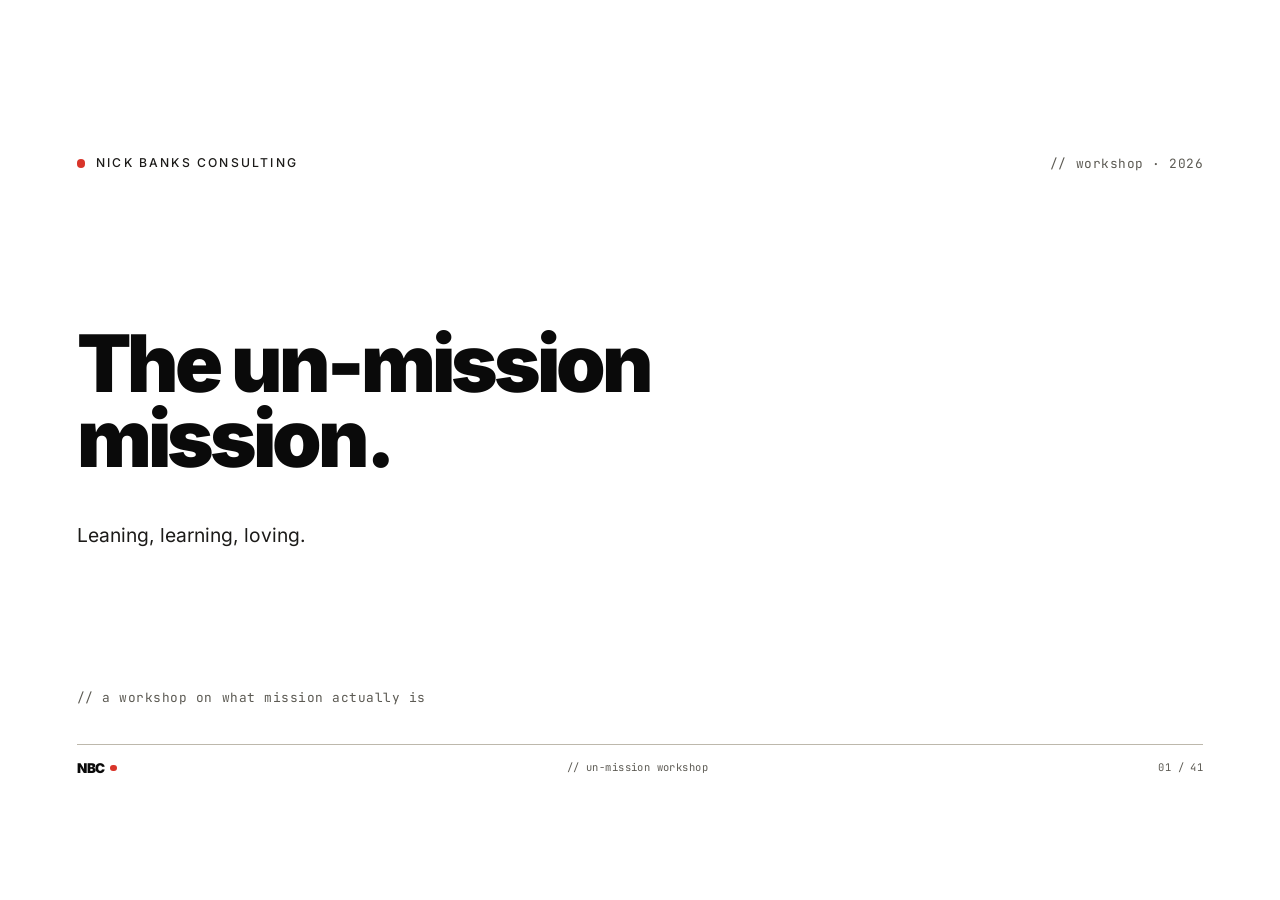
<file: examples/un-mission-workshop/index.html>
﻿<!DOCTYPE html>
<html lang="en">
<head>
  <meta charset="UTF-8" />
  <meta name="viewport" content="width=device-width, initial-scale=1.0" />
  <title>The un-mission mission. — Nick Banks Consulting</title>
  <meta name="description" content="A workshop on what mission actually is. By Nick Banks Consulting." />
  <link rel="stylesheet" href="style.css" />
</head>
<body>

<div class="deck">
  <div class="stage">

    <!-- ============== 01. COVER ============== -->
    <section class="slide cover is-active" id="slide-01" data-surface="white">
      <div class="slide-top">
        <div class="eyebrow">Nick Banks Consulting</div>
        <div class="mono">// workshop · 2026</div>
      </div>
      <div class="slide-content">
        <h1 class="h-hero">The un-mission mission.</h1>
        <p class="subtitle">Leaning, learning, loving.</p>
      </div>
      <div class="slide-bottom">
        <div class="mono-caption">// a workshop on what mission actually is</div>
      </div>
      <div class="slide-footer">
        <div class="footer-mark">NBC</div>
        <div class="footer-tag">// un-mission workshop</div>
        <div class="footer-num">01 / 38</div>
      </div>
    </section>

    <!-- ============== 02. AGENDA ============== -->
    <section class="slide" id="slide-02" data-surface="white" data-reveals="8">
      <div class="slide-top">
        <div class="eyebrow">Welcome</div>
        <div class="mono">// click any item to jump there</div>
      </div>
      <div class="slide-content">
        <h2 class="h-large">Here's where we're going.</h2>
        <ul class="agenda-cards">
          <li class="agenda-card reveal" data-reveal-index="1" data-jump-to="3"><span class="agenda-num">01 /</span><span class="agenda-title">Introductions</span></li>
          <li class="agenda-card reveal" data-reveal-index="2" data-jump-to="02b"><span class="agenda-num">02 /</span><span class="agenda-title">Why listen to me</span></li>
          <li class="agenda-card reveal" data-reveal-index="3" data-jump-to="7"><span class="agenda-num">03 /</span><span class="agenda-title">Architecture, intention, environment</span></li>
          <li class="agenda-card reveal" data-reveal-index="4" data-jump-to="9"><span class="agenda-num">04 /</span><span class="agenda-title">The mission – what it is, what it isn't</span></li>
          <li class="agenda-card reveal" data-reveal-index="5" data-jump-to="19"><span class="agenda-num">05 /</span><span class="agenda-title">How do we find ours</span></li>
          <li class="agenda-card reveal" data-reveal-index="6" data-jump-to="28b"><span class="agenda-num">06 /</span><span class="agenda-title">Your turn</span></li>
          <li class="agenda-card reveal" data-reveal-index="7" data-jump-to="37b"><span class="agenda-num">07 /</span><span class="agenda-title">What's next</span></li>
          <li class="agenda-card reveal" data-reveal-index="8" data-jump-to="39"><span class="agenda-num">08 /</span><span class="agenda-title">Questions</span></li>
        </ul>
      </div>
      <div class="slide-bottom"></div>
      <div class="slide-footer">
        <div class="footer-mark">NBC</div>
        <div class="footer-tag">// un-mission workshop</div>
        <div class="footer-num">01 / 38</div>
      </div>
    </section>

    <!-- ============== 03. JUST FOR NOW ============== -->
    <section class="slide" id="slide-03" data-surface="ink">
      <div class="slide-top">
        <div class="eyebrow">Before we start</div>
        <div class="mono">// parking attendant</div>
      </div>
      <div class="slide-content two-col">
        <div class="col-text">
          <h2 class="h-large">Just for now.</h2>
          <div class="mono-label">// I'm the parking attendant. Marking your tires.</div>
        </div>
        <div class="col-photo">
          <img src="assets/03-just-for-now-traffic.jpg" alt="Parking attendant marking tires" />
        </div>
      </div>
      <div class="slide-bottom">
        <div class="mono">// photo: jean-marc</div>
      </div>
      <div class="slide-footer">
        <div class="footer-mark">NBC</div>
        <div class="footer-tag">// un-mission workshop</div>
        <div class="footer-num">01 / 38</div>
      </div>
    </section>

    <!-- ============== 02b. SECTION BREAK — WHY LISTEN TO ME ============== -->
    <section class="slide section-break" id="slide-02b" data-surface="white">
      <div class="racing-number" aria-hidden="true">02</div>
      <div class="slide-top">
        <div class="eyebrow">Part two</div>
      </div>
      <div class="slide-content">
        <h2 class="h-section">Why listen to me.</h2>
      </div>
      <div class="slide-footer">
        <div class="footer-mark">NBC</div>
        <div class="footer-tag">// un-mission workshop</div>
        <div class="footer-num">01 / 38</div>
      </div>
    </section>

    <!-- ============== 04. WHY LISTEN — CREDIBILITY ============== -->
    <section class="slide" id="slide-04" data-surface="ink" data-reveals="4">
      <div class="bg-photo-layout">
        <img src="assets/05-why-listen-vancouver-workshop.jpg" alt="" class="bg-image" aria-hidden="true" />
        <div class="bg-overlay-content">
          <div class="slide-top">
            <div class="eyebrow">Why listen to me</div>
            <div class="mono">// the framing</div>
          </div>
          <h2 class="h-large">Radical demonstrations of high-performance organizations.</h2>
          <div class="mono-label">// measured by</div>
          <ul class="numbered-list">
            <li class="reveal" data-reveal-index="1"><span class="num">01 /</span><span class="title">Outstanding financial performance</span></li>
            <li class="reveal" data-reveal-index="2"><span class="num">02 /</span><span class="title">Exceptional operational excellence and quality</span></li>
            <li class="reveal" data-reveal-index="3"><span class="num">03 /</span><span class="title">Unprecedented social impact</span></li>
            <li class="reveal" data-reveal-index="4"><span class="num">04 /</span><span class="title">Having fun</span></li>
          </ul>
        </div>
      </div>
      <div class="slide-footer">
        <div class="footer-mark">NBC</div>
        <div class="footer-tag">// un-mission workshop</div>
        <div class="footer-num">01 / 38</div>
      </div>
    </section>

    <!-- ============== 05. WHY LISTEN — NICK & RAGS ============== -->
    <section class="slide" id="slide-05" data-surface="ink">
      <div class="slide-top">
        <div class="eyebrow">Why listen to me (continued)</div>
        <div class="mono">// then</div>
      </div>
      <div class="slide-content two-col">
        <div class="col-text">
          <div class="mono-label">// nick and rags. whistler. one scotch, one cigar.</div>
        </div>
        <div class="col-photo">
          <img src="assets/05-business-partner-rock.png" alt="Nick and Rags on a rock with a cigar" />
        </div>
      </div>
      <div class="slide-footer">
        <div class="footer-mark">NBC</div>
        <div class="footer-tag">// un-mission workshop</div>
        <div class="footer-num">01 / 38</div>
      </div>
    </section>

    <!-- ============== 06. WHY LISTEN — RE-INVIGORATED ============== -->
    <section class="slide" id="slide-06" data-surface="ink">
      <div class="slide-top">
        <div class="eyebrow">Where I am now</div>
        <div class="mono">// why this work, and why now</div>
      </div>
      <div class="slide-content where-now">
        <div class="col-text">
          <h2 class="h-large">Re-invigorated.<br>Re-committed.</h2>
        </div>
        <div class="col-photo">
          <img src="assets/06-where-am-i-now-green-building.jpg" alt="Lush green architecture" />
        </div>
      </div>
      <div class="slide-footer">
        <div class="footer-mark">NBC</div>
        <div class="footer-tag">// un-mission workshop</div>
        <div class="footer-num">01 / 38</div>
      </div>
    </section>

    <!-- ============== 07. SECTION BREAK — FOUNDATIONS ============== -->
    <section class="slide section-break" id="slide-07" data-surface="white">
      <div class="racing-number" aria-hidden="true">03</div>
      <div class="slide-top">
        <div class="eyebrow">Part three</div>
      </div>
      <div class="slide-content">
        <h2 class="h-section">Foundations.</h2>
        <div class="mono-caption">// architecture, intention, environment</div>
      </div>
      <div class="slide-footer">
        <div class="footer-mark">NBC</div>
        <div class="footer-tag">// un-mission workshop</div>
        <div class="footer-num">01 / 38</div>
      </div>
    </section>

    <!-- ============== 08. THREE FOUNDATIONS — FERRARI ============== -->
    <section class="slide" id="slide-08" data-surface="ink" data-reveals="3">
      <div class="ferrari-layout">
        <img src="assets/07-three-foundations-ferrari.jpg" alt="" class="bg-image" aria-hidden="true" />
        <div class="ferrari-overlay">
          <div class="slide-top">
            <div class="eyebrow">Three foundations</div>
            <div class="mono">// how it shows up</div>
          </div>
          <h2 class="h-large">How high-performance happens.</h2>
          <ul class="ferrari-foundations">
            <li class="reveal" data-reveal-index="1">
              <span class="num">01 /</span>
              <div class="body">
                <span class="name">Architecture.</span>
                <span class="mono">// Ferrari vs Chevy. Designed for what?</span>
              </div>
            </li>
            <li class="reveal" data-reveal-index="2">
              <span class="num">02 /</span>
              <div class="body">
                <span class="name">Intention.</span>
                <span class="mono">// What's actually happening, not what we say</span>
              </div>
            </li>
            <li class="reveal" data-reveal-index="3">
              <span class="num">03 /</span>
              <div class="body">
                <span class="name">Environment.</span>
                <span class="mono">// Church or Irish pub. Same street, different calls.</span>
              </div>
            </li>
          </ul>
        </div>
      </div>
      <div class="slide-footer">
        <div class="footer-mark">NBC</div>
        <div class="footer-tag">// un-mission workshop</div>
        <div class="footer-num">01 / 38</div>
      </div>
    </section>

    <!-- ============== 09. SECTION BREAK — THE MISSION ============== -->
    <section class="slide section-break" id="slide-09" data-surface="white">
      <div class="racing-number" aria-hidden="true">04</div>
      <div class="slide-top">
        <div class="eyebrow">Part four</div>
      </div>
      <div class="slide-content">
        <h2 class="h-section">The mission.</h2>
        <div class="mono-caption">// what it is, what it isn't, where it comes from</div>
      </div>
      <div class="slide-footer">
        <div class="footer-mark">NBC</div>
        <div class="footer-tag">// un-mission workshop</div>
        <div class="footer-num">01 / 38</div>
      </div>
    </section>

    <!-- ============== 10. 使命 CHARACTER REVEAL ============== -->
    <section class="slide" id="slide-10" data-surface="white" data-reveals="3">
      <div class="slide-top">
        <div class="eyebrow">A Japanese woman told me</div>
        <div class="mono">// shi-mei</div>
      </div>
      <div class="slide-content shimei">
        <h2 class="h-mid">The Japanese for mission is two characters.</h2>
        <div class="shimei-stage">
          <div class="shimei-pair reveal" data-reveal-index="1">
            <div class="shimei-char">使</div>
            <div class="shimei-gloss">// use</div>
          </div>
          <div class="shimei-pair reveal" data-reveal-index="2">
            <div class="shimei-char">命</div>
            <div class="shimei-gloss">// life</div>
          </div>
        </div>
        <p class="shimei-equation reveal" data-reveal-index="3">= mission. how you want to use your life.</p>
      </div>
      <div class="slide-footer">
        <div class="footer-mark">NBC</div>
        <div class="footer-tag">// un-mission workshop</div>
        <div class="footer-num">01 / 38</div>
      </div>
    </section>

    <!-- ============== 11. THE MISSION — MY DEFINITION ============== -->
    <section class="slide" id="slide-11" data-surface="ink" data-reveals="1">
      <div class="slide-top">
        <div class="eyebrow">My definition</div>
        <div class="mono" data-caption-step="0">// the whole thing, in one sentence</div>
        <div class="mono" data-caption-step="1">// that's the whole thing</div>
      </div>
      <div class="slide-content definition">
        <div class="definition-statement reveal" data-reveal-index="1">
          <h2 class="h-large">How we want to leave everyone we come into contact with.</h2>
        </div>
      </div>
      <div class="slide-footer">
        <div class="footer-mark">NBC</div>
        <div class="footer-tag">// un-mission workshop</div>
        <div class="footer-num">01 / 38</div>
      </div>
    </section>

    <!-- ============== 12. BUILT TO LAST — SETUP ============== -->
    <section class="slide" id="slide-12" data-surface="white">
      <div class="slide-top">
        <div class="eyebrow">Where this comes from</div>
        <div class="mono">// built to last – the book</div>
      </div>
      <div class="slide-content btl-setup">
        <h2 class="h-mid">Jim Collins studied companies that lasted.</h2>
      </div>
      <div class="slide-footer">
        <div class="footer-mark">NBC</div>
        <div class="footer-tag">// un-mission workshop</div>
        <div class="footer-num">01 / 38</div>
      </div>
    </section>

    <!-- ============== 13. BUILT TO LAST — GRAPH ============== -->
    <section class="slide" id="slide-13" data-surface="white" data-reveals="3">
      <div class="slide-top">
        <div class="eyebrow">The pattern he found</div>
        <div class="mono" data-caption-step="0">// the chart</div>
        <div class="mono" data-caption-step="1">// most companies that survived stayed flat</div>
        <div class="mono" data-caption-step="2">// a smaller subset did something different</div>
        <div class="mono" data-caption-step="3">// they all had a commitment statement</div>
      </div>
      <div class="slide-content btl-graph-wrap">
        <div class="btl-graph">
          <svg viewBox="0 0 1200 600" preserveAspectRatio="xMidYMid meet" aria-hidden="true">
            <!-- Hairline axes -->
            <line x1="110" y1="60" x2="110" y2="540" stroke="#BDB8AC" stroke-width="1" stroke-linecap="round"/>
            <line x1="110" y1="540" x2="1175" y2="540" stroke="#BDB8AC" stroke-width="1" stroke-linecap="round"/>

            <!-- Origin dot -->
            <circle cx="110" cy="540" r="3" fill="#BDB8AC"/>

            <!-- Axis labels (eyebrow style: Inter Medium uppercase tracked) -->
            <text x="40" y="300" transform="rotate(-90 40 300)" text-anchor="middle" font-family="Inter, sans-serif" font-weight="500" font-size="14" letter-spacing="2.6" fill="#5C5A53">SUCCESS</text>
            <text x="643" y="588" text-anchor="middle" font-family="Inter, sans-serif" font-weight="500" font-size="14" letter-spacing="2.6" fill="#5C5A53">DECADES</text>

            <!-- "Most companies" — some success, dropped, rose again, but never made it.
                 Straight segments between data points for a real-world chart feel. -->
            <path class="btl-line btl-flat" data-draw-at="1"
                  d="M 130,485 L 175,468 L 220,440 L 265,418 L 310,455 L 355,488 L 400,468 L 445,500 L 490,470 L 535,505 L 580,478 L 625,425 L 670,452 L 715,480 L 760,460 L 805,495 L 850,475 L 895,510 L 940,488 L 985,438 L 1030,470 L 1075,495 L 1120,470 L 1170,485"/>

            <!-- "Built to Last" — brand red, dramatic J-curve, thicker -->
            <path class="btl-line btl-rising" data-draw-at="2"
                  d="M 130,498 C 290,500 470,490 640,470 C 820,440 960,370 1080,225 C 1140,140 1165,70 1175,15"/>

            <!-- Endpoint marker on the rising line (anchors the climax) -->
            <circle class="btl-endpoint" data-reveal-index="2" cx="1175" cy="15" r="7" fill="#D9352A"/>
          </svg>
        </div>
      </div>
      <div class="slide-footer">
        <div class="footer-mark">NBC</div>
        <div class="footer-tag">// un-mission workshop</div>
        <div class="footer-num">01 / 38</div>
      </div>
    </section>

    <!-- ============== 14. DISNEY — GUESS AND REVEAL ============== -->
    <section class="slide brand-guess" id="slide-14" data-surface="white" data-reveals="1" data-state="1" data-state-2-surface="ink">
      <img src="assets/10-disney-walt-mickey.jpg" alt="" class="brand-guess-bg" aria-hidden="true" />
      <div class="brand-guess-overlay">
        <div class="slide-top">
          <div class="eyebrow">Guess who</div>
          <div class="mono">// who said this?</div>
        </div>
        <div class="brand-guess-stage">
          <h2 class="brand-guess-quote">Magic, fun, and happiness.</h2>
          <div class="brand-guess-name">Disney.</div>
        </div>
      </div>
      <div class="slide-footer">
        <div class="footer-mark">NBC</div>
        <div class="footer-tag">// un-mission workshop</div>
        <div class="footer-num">01 / 38</div>
      </div>
    </section>

    <!-- ============== 15. CIRQUE — GUESS AND REVEAL ============== -->
    <section class="slide brand-guess brand-guess--long" id="slide-15" data-surface="white" data-reveals="1" data-state="1" data-state-2-surface="ink">
      <img src="assets/11-cirque-du-soleil.jpg" alt="" class="brand-guess-bg" aria-hidden="true" />
      <div class="brand-guess-overlay">
        <div class="slide-top">
          <div class="eyebrow">Guess who</div>
          <div class="mono">// a tough one. who said this?</div>
        </div>
        <div class="brand-guess-stage">
          <h2 class="brand-guess-quote">To invoke the imagination, provoke the senses, and evoke the emotions of people around the world.</h2>
          <div class="brand-guess-name">Cirque du Soleil.</div>
        </div>
      </div>
      <div class="slide-footer">
        <div class="footer-mark">NBC</div>
        <div class="footer-tag">// un-mission workshop</div>
        <div class="footer-num">01 / 38</div>
      </div>
    </section>

    <!-- ============== 16. COKE VS PEPSI ============== -->
    <section class="slide cokepepsi" id="slide-16" data-surface="white" data-reveals="1" data-state="1">
      <img src="assets/12-coke-vs-pepsi.jpg" alt="" class="cokepepsi-bg" aria-hidden="true" />
      <div class="cokepepsi-content">
        <div class="slide-top">
          <div class="eyebrow">Guess who (both)</div>
          <div class="mono cokepepsi-mono cokepepsi-mono--s1">// two competitors. one mission, one... statement.</div>
          <div class="mono cokepepsi-mono cokepepsi-mono--s2">// coca-cola vs pepsi</div>
        </div>
        <div class="slide-content cokepepsi-cols">
          <div class="cokepepsi-coke">
            <h2 class="h-hero">To refresh the world.</h2>
          </div>
          <div class="cokepepsi-vs" aria-hidden="true">vs</div>
          <div class="cokepepsi-pepsi">
            <p class="pepsi-text">"We have absolute clarity around what we do. We sell X. Our success will ensure customers build their businesses, employees build their futures, and shareholders build their wealth."</p>
          </div>
        </div>
      </div>
      <div class="slide-footer">
        <div class="footer-mark">NBC</div>
        <div class="footer-tag">// un-mission workshop</div>
        <div class="footer-num">01 / 38</div>
      </div>
    </section>

    <!-- ============== 17. STARBUCKS — GUESS AND REVEAL ============== -->
    <section class="slide brand-guess" id="slide-17" data-surface="white" data-reveals="2" data-state="1" data-state-2-surface="ink" data-state-change-at="2">
      <img src="assets/13-starbucks.jpg" alt="" class="brand-guess-bg" aria-hidden="true" />
      <div class="brand-guess-overlay">
        <div class="slide-top">
          <div class="eyebrow">Guess who</div>
          <div class="mono">// who said this?</div>
        </div>
        <div class="brand-guess-stage">
          <h2 class="brand-guess-quote">
            To inspire and nurture the human spirit.
            <span class="brand-guess-quote-2 reveal" data-reveal-index="1">One coffee, one community at a time.</span>
          </h2>
          <div class="brand-guess-name">Starbucks.</div>
        </div>
      </div>
      <div class="slide-footer">
        <div class="footer-mark">NBC</div>
        <div class="footer-tag">// un-mission workshop</div>
        <div class="footer-num">01 / 38</div>
      </div>
    </section>

    <!-- ============== 18. MORE EXAMPLES ============== -->
    <section class="slide" id="slide-18" data-surface="white" data-reveals="8">
      <div class="slide-top">
        <div class="eyebrow">More examples</div>
      </div>
      <div class="slide-content">
        <h2 class="h-mid">Some other mission statements from clients.</h2>
        <ul class="examples-list">
          <li class="reveal" data-reveal-index="1"><span class="item">Life unleashed.</span></li>
          <li class="reveal" data-reveal-index="2"><span class="item">Holy fuck what a rush.</span></li>
          <li class="reveal" data-reveal-index="3"><span class="item">Lit up.</span></li>
          <li class="reveal" data-reveal-index="4"><span class="item">Stoked.</span></li>
          <li class="reveal" data-reveal-index="5"><span class="item">Life is great.</span></li>
          <li class="reveal" data-reveal-index="6"><span class="item">Unlocked.</span></li>
          <li class="reveal" data-reveal-index="7"><span class="item">Leaning, learning, loving.</span></li>
          <li class="reveal" data-reveal-index="8"><span class="item">Elevating the world from mediocrity to greatness.</span><span class="attr">// chip @ lululemon</span></li>
        </ul>
      </div>
      <div class="slide-footer">
        <div class="footer-mark">NBC</div>
        <div class="footer-tag">// un-mission workshop</div>
        <div class="footer-num">01 / 38</div>
      </div>
    </section>

    <!-- ============== 19. SECTION BREAK — HOW TO USE IT ============== -->
    <section class="slide section-break" id="slide-19" data-surface="white">
      <div class="racing-number" aria-hidden="true">05</div>
      <div class="slide-top">
        <div class="eyebrow">Part five</div>
      </div>
      <div class="slide-content">
        <h2 class="h-section">How to use it.</h2>
      </div>
      <div class="slide-footer">
        <div class="footer-mark">NBC</div>
        <div class="footer-tag">// un-mission workshop</div>
        <div class="footer-num">01 / 38</div>
      </div>
    </section>

    <!-- ============== 20. TOOL 01 — ALIGNMENT ============== -->
    <section class="slide" id="slide-20" data-surface="white">
      <div class="slide-top">
        <div class="eyebrow">Tool 01</div>
      </div>
      <div class="slide-content alignment-slide">
        <div class="alignment-header">
          <div class="tool-num">01</div>
          <h2 class="h-large">Alignment tool.</h2>
        </div>
        <div class="alignment-image">
          <img src="assets/16-tool-alignment-collins.png" alt="Quote from Jim Collins and Jerry Porras" />
        </div>
      </div>
      <div class="slide-bottom">
      </div>
      <div class="slide-footer">
        <div class="footer-mark">NBC</div>
        <div class="footer-tag">// un-mission workshop</div>
        <div class="footer-num">01 / 38</div>
      </div>
    </section>

    <!-- ============== 21. TOOL 02 — DECISION-MAKING ============== -->
    <section class="slide" id="slide-21" data-surface="white">
      <div class="slide-top">
        <div class="eyebrow">Tool 02</div>
      </div>
      <div class="slide-content tool-card">
        <div class="col-text">
          <div class="tool-num">02</div>
          <h2 class="h-large">Decision-making tool.</h2>
        </div>
        <div class="col-photo">
          <img src="assets/16-tool-joey-restaurant.jpg" alt="Joey's restaurant" />
        </div>
      </div>
      <div class="slide-bottom">
      </div>
      <div class="slide-footer">
        <div class="footer-mark">NBC</div>
        <div class="footer-tag">// un-mission workshop</div>
        <div class="footer-num">01 / 38</div>
      </div>
    </section>

    <!-- ============== 22. TOOL 03 — CREATIVITY AND DESIGN ============== -->
    <section class="slide" id="slide-22" data-surface="white">
      <div class="slide-top">
        <div class="eyebrow">Tool 03</div>
      </div>
      <div class="slide-content tool-card">
        <div class="col-text">
          <div class="tool-num">03</div>
          <h2 class="h-large">Creativity and design tool.</h2>
        </div>
        <div class="col-photo">
          <img src="assets/16-tool-creativity-ryders.png" alt="Riders' booth" />
        </div>
      </div>
      <div class="slide-bottom">
      </div>
      <div class="slide-footer">
        <div class="footer-mark">NBC</div>
        <div class="footer-tag">// un-mission workshop</div>
        <div class="footer-num">01 / 38</div>
      </div>
    </section>

    <!-- ============== 23. TOOL 04 — ELEVATING ============== -->
    <section class="slide" id="slide-23" data-surface="white">
      <div class="slide-top">
        <div class="eyebrow">Tool 04</div>
      </div>
      <div class="slide-content tool-card">
        <div class="col-text">
          <div class="tool-num">04</div>
          <h2 class="h-large">Elevating tool.</h2>
        </div>
        <div class="col-photo">
          <img src="assets/16-tool-yvr-airport.jpg" alt="YVR airport" />
        </div>
      </div>
      <div class="slide-bottom">
      </div>
      <div class="slide-footer">
        <div class="footer-mark">NBC</div>
        <div class="footer-tag">// un-mission workshop</div>
        <div class="footer-num">01 / 38</div>
      </div>
    </section>

    <!-- ============== 24. TOOL 05 — DO THE RIGHT THING ============== -->
    <section class="slide" id="slide-24" data-surface="white">
      <div class="slide-top">
        <div class="eyebrow">Tool 05</div>
      </div>
      <div class="slide-content tool-card">
        <div class="col-text">
          <div class="tool-num">05</div>
          <h2 class="h-large">Do the right thing tool.</h2>
        </div>
        <div class="col-photo col-photo--empty"></div>
      </div>
      <div class="slide-footer">
        <div class="footer-mark">NBC</div>
        <div class="footer-tag">// un-mission workshop</div>
        <div class="footer-num">01 / 38</div>
      </div>
    </section>

    <!-- ============== 25. SECTION BREAK — WHAT IT ISN'T (sub of mission) ============== -->
    <section class="slide section-break" id="slide-25" data-surface="white">
      <div class="racing-number" aria-hidden="true">05a</div>
      <div class="slide-top">
        <div class="eyebrow">A quick clear-up</div>
      </div>
      <div class="slide-content">
        <h2 class="h-section">What it isn't.</h2>
      </div>
      <div class="slide-footer">
        <div class="footer-mark">NBC</div>
        <div class="footer-tag">// un-mission workshop</div>
        <div class="footer-num">01 / 38</div>
      </div>
    </section>

    <!-- ============== 26. NOT THIS — SLOGAN ============== -->
    <section class="slide" id="slide-26" data-surface="white">
      <div class="slide-top">
        <div class="eyebrow">Not this</div>
      </div>
      <div class="slide-content tool-card">
        <div class="col-text">
          <div class="tool-num">01</div>
          <h2 class="h-large">Not a slogan or tagline.</h2>
        </div>
        <div class="col-photo">
          <img src="assets/14-nike-just-do-it.jpg" alt="Nike Just Do It" />
        </div>
      </div>
      <div class="slide-bottom">
      </div>
      <div class="slide-footer">
        <div class="footer-mark">NBC</div>
        <div class="footer-tag">// un-mission workshop</div>
        <div class="footer-num">01 / 38</div>
      </div>
    </section>

    <!-- ============== 27. NOT THIS EITHER — MAKE EVERYONE HAPPY ============== -->
    <section class="slide" id="slide-27" data-surface="white">
      <div class="slide-top">
        <div class="eyebrow">Not this either</div>
      </div>
      <div class="slide-content tool-card">
        <div class="col-text">
          <div class="tool-num">02</div>
          <h2 class="h-large">Not a make-everyone-happy tool.</h2>
        </div>
        <div class="col-photo">
          <img src="assets/17-what-isnt-crying-toddler.jpg" alt="Toddler crying" />
        </div>
      </div>
      <div class="slide-bottom">
      </div>
      <div class="slide-footer">
        <div class="footer-mark">NBC</div>
        <div class="footer-tag">// un-mission workshop</div>
        <div class="footer-num">01 / 38</div>
      </div>
    </section>

    <!-- ============== 28b. SECTION BREAK — YOUR TURN (Somer arc + prompts) ============== -->
    <section class="slide section-break" id="slide-28b" data-surface="white">
      <div class="racing-number" aria-hidden="true">06</div>
      <div class="slide-top">
        <div class="eyebrow">Part six</div>
      </div>
      <div class="slide-content">
        <h2 class="h-section">Your turn.</h2>
        <p class="subtitle">First, a story.</p>
      </div>
      <div class="slide-footer">
        <div class="footer-mark">NBC</div>
        <div class="footer-tag">// un-mission workshop</div>
        <div class="footer-num">01 / 38</div>
      </div>
    </section>

    <!-- ============== 29. SOMER — INTRODUCTION ============== -->
    <section class="slide full-photo-slide" id="slide-29" data-surface="ink">
      <img src="assets/18-somer-soaring.jpg" alt="" class="full-photo-bg" aria-hidden="true" />
      <div class="full-photo-overlay">
        <div class="slide-top">
          <div class="eyebrow">Meet Somer</div>
        </div>
        <div class="photo-bottom">
        </div>
      </div>
    </section>

    <!-- ============== 30. SOMER — PLAY STRUCTURE + REALIZATION ============== -->
    <section class="slide somer-layered" id="slide-30" data-surface="ink" data-reveals="2" data-state="1" data-state-change-at="2">
      <img src="assets/18-somer-soaring.jpg" alt="" class="somer-bg" aria-hidden="true" />
      <img src="assets/18-playground.jpg" alt="The play structure where Somer climbed" class="somer-floating-photo reveal" data-reveal-index="1" />
      <div class="somer-overlay">
        <div class="slide-top">
          <div class="eyebrow">What I realized</div>
        </div>
        <div class="somer-realization-band reveal" data-reveal-index="2">
          <h2 class="h-large realization">I could die now and she'd be okay.</h2>
        </div>
      </div>
    </section>

    <!-- ============== 32. YOUR TURN — THE PROMPTS ============== -->
    <section class="slide" id="slide-32" data-surface="white" data-reveals="3">
      <div class="slide-top">
        <div class="eyebrow">Start here</div>
        <div class="mono">// three prompts</div>
      </div>
      <div class="slide-content">
        <h2 class="h-mid">How do you want to leave people?</h2>
        <ul class="prompts-list">
          <li class="reveal" data-reveal-index="1">
            <span class="num">01 /</span>
            <span class="text">Everyone you come into contact with – clients, employees, even people who've left. How do you want them to feel?</span>
          </li>
          <li class="reveal" data-reveal-index="2">
            <span class="num">02 /</span>
            <span class="text">Your closest, dearest person – after a lunch together. How would you want to leave them, such that you could "shoot me now" and be okay?</span>
          </li>
          <li class="reveal" data-reveal-index="3">
            <span class="num">03 /</span>
            <span class="text">Your children – if they were left this way in life, would you be content?</span>
          </li>
        </ul>
      </div>
      <div class="slide-footer">
        <div class="footer-mark">NBC</div>
        <div class="footer-tag">// un-mission workshop</div>
        <div class="footer-num">01 / 38</div>
      </div>
    </section>

    <!-- ============== 33. YOUR TURN — CAPTURE BOARD ============== -->
    <section class="slide" id="slide-33" data-surface="white">
      <div class="slide-top">
        <div class="eyebrow">Capture</div>
        <div class="mono">// type freely. saves locally. export when done.</div>
      </div>
      <div class="slide-content capture-slide">
        <h2 class="h-mid">Let's get the words down.</h2>
        <textarea class="capture-board" data-capture-board aria-label="Workshop capture board" spellcheck="false"></textarea>
        <div class="capture-actions">
          <button type="button" class="capture-action" data-capture-clear>// clear</button>
          <button type="button" class="capture-action capture-action--primary" data-capture-export>// export .txt</button>
        </div>
      </div>
      <div class="slide-footer">
        <div class="footer-mark">NBC</div>
        <div class="footer-tag">// un-mission workshop</div>
        <div class="footer-num">01 / 38</div>
      </div>
    </section>

    <!-- ============== 34. YOUR TURN — WHAT WE'VE LIVED ============== -->
    <section class="slide" id="slide-34" data-surface="white">
      <div class="slide-top">
        <div class="eyebrow">What we've already lived</div>
        <div class="mono">// before, during, after. find the stories.</div>
      </div>
      <div class="slide-content">
        <h2 class="h-mid">When have you lived this?</h2>
      </div>
      <div class="slide-footer">
        <div class="footer-mark">NBC</div>
        <div class="footer-tag">// un-mission workshop</div>
        <div class="footer-num">01 / 38</div>
      </div>
    </section>

    <!-- ============== 35. YOUR TURN — WHAT TO CARRY FORWARD ============== -->
    <section class="slide" id="slide-35" data-surface="white">
      <div class="slide-top">
        <div class="eyebrow">From your DNA</div>
        <div class="mono">// we didn't start from nothing.</div>
      </div>
      <div class="slide-content">
        <h2 class="h-mid">What's worth carrying forward?</h2>
      </div>
      <div class="slide-footer">
        <div class="footer-mark">NBC</div>
        <div class="footer-tag">// un-mission workshop</div>
        <div class="footer-num">01 / 38</div>
      </div>
    </section>

    <!-- ============== 36. YOUR TURN — WHAT'S EMERGING ============== -->
    <section class="slide" id="slide-36" data-surface="white">
      <div class="slide-top">
        <div class="eyebrow">Listen for patterns</div>
        <div class="mono">// try it on.</div>
      </div>
      <div class="slide-content">
        <h2 class="h-mid">What's emerging?</h2>
      </div>
      <div class="slide-footer">
        <div class="footer-mark">NBC</div>
        <div class="footer-tag">// un-mission workshop</div>
        <div class="footer-num">01 / 38</div>
      </div>
    </section>

    <!-- ============== 37. THE PROOF — YOUR NOTEBOOK ============== -->
    <section class="slide" id="slide-37" data-surface="white">
      <div class="slide-top">
        <div class="eyebrow">I've done this too</div>
      </div>
      <div class="slide-content notebook-slide">
        <div class="notebook-photo">
          <img src="assets/19-handwritten-notebook.jpg" alt="Nick's handwritten notebook with mission work" />
        </div>
        <div class="notebook-text">
          <h2 class="h-mid">My own pages.</h2>
        </div>
      </div>
    </section>

    <!-- ============== 37b. SECTION BREAK — WHAT'S NEXT ============== -->
    <section class="slide section-break" id="slide-37b" data-surface="white">
      <div class="racing-number" aria-hidden="true">07</div>
      <div class="slide-top">
        <div class="eyebrow">Part seven</div>
      </div>
      <div class="slide-content">
        <h2 class="h-section">What's next.</h2>
      </div>
      <div class="slide-footer">
        <div class="footer-mark">NBC</div>
        <div class="footer-tag">// un-mission workshop</div>
        <div class="footer-num">01 / 38</div>
      </div>
    </section>

    <!-- ============== 38. NOW WHAT — THE CLOSE ============== -->
    <section class="slide" id="slide-38" data-surface="white">
      <div class="slide-top">
        <div class="eyebrow">Now what</div>
        <div class="mono">// we keep working it together.</div>
      </div>
      <div class="slide-content">
        <h2 class="h-large">Try it on.</h2>
      </div>
      <div class="slide-footer">
        <div class="footer-mark">NBC</div>
        <div class="footer-tag">// un-mission workshop</div>
        <div class="footer-num">01 / 38</div>
      </div>
    </section>

    <!-- ============== 39. QUESTIONS ============== -->
    <section class="slide section-break" id="slide-39" data-surface="white">
      <div class="racing-number" aria-hidden="true">08</div>
      <div class="slide-top">
        <div class="eyebrow">Part eight</div>
      </div>
      <div class="slide-content">
        <h2 class="h-section">Questions?</h2>
        <p class="subtitle">Open floor. What's coming up?</p>
      </div>
      <div class="slide-footer">
        <div class="footer-mark">NBC</div>
        <div class="footer-tag">// un-mission workshop</div>
        <div class="footer-num">01 / 38</div>
      </div>
    </section>

    <!-- ============== 40. CLOSING — RED FULL-BLEED ============== -->
    <section class="slide closing-slide" id="slide-40" data-surface="red">
      <div class="slide-top">
        <div class="eyebrow">Nick Banks Consulting</div>
      </div>
      <h2 class="h-display">Thank you.</h2>
      <p class="subtitle">Now go and do this work.</p>
      <div class="closing-brandline">Strategy with a pulse.</div>
      <div class="closing-contact">
        <span>nick@nickbanksconsulting.com</span>
        <span>/</span>
        <span>nickbanksconsulting.com</span>
        <span>/</span>
        <span>778.987.5230</span>
      </div>
      <button class="closing-restart" data-jump-to="01" type="button">// start over</button>
    </section>

  </div>
</div>
<script src="script.js"></script>
</body>
</html>
</file>
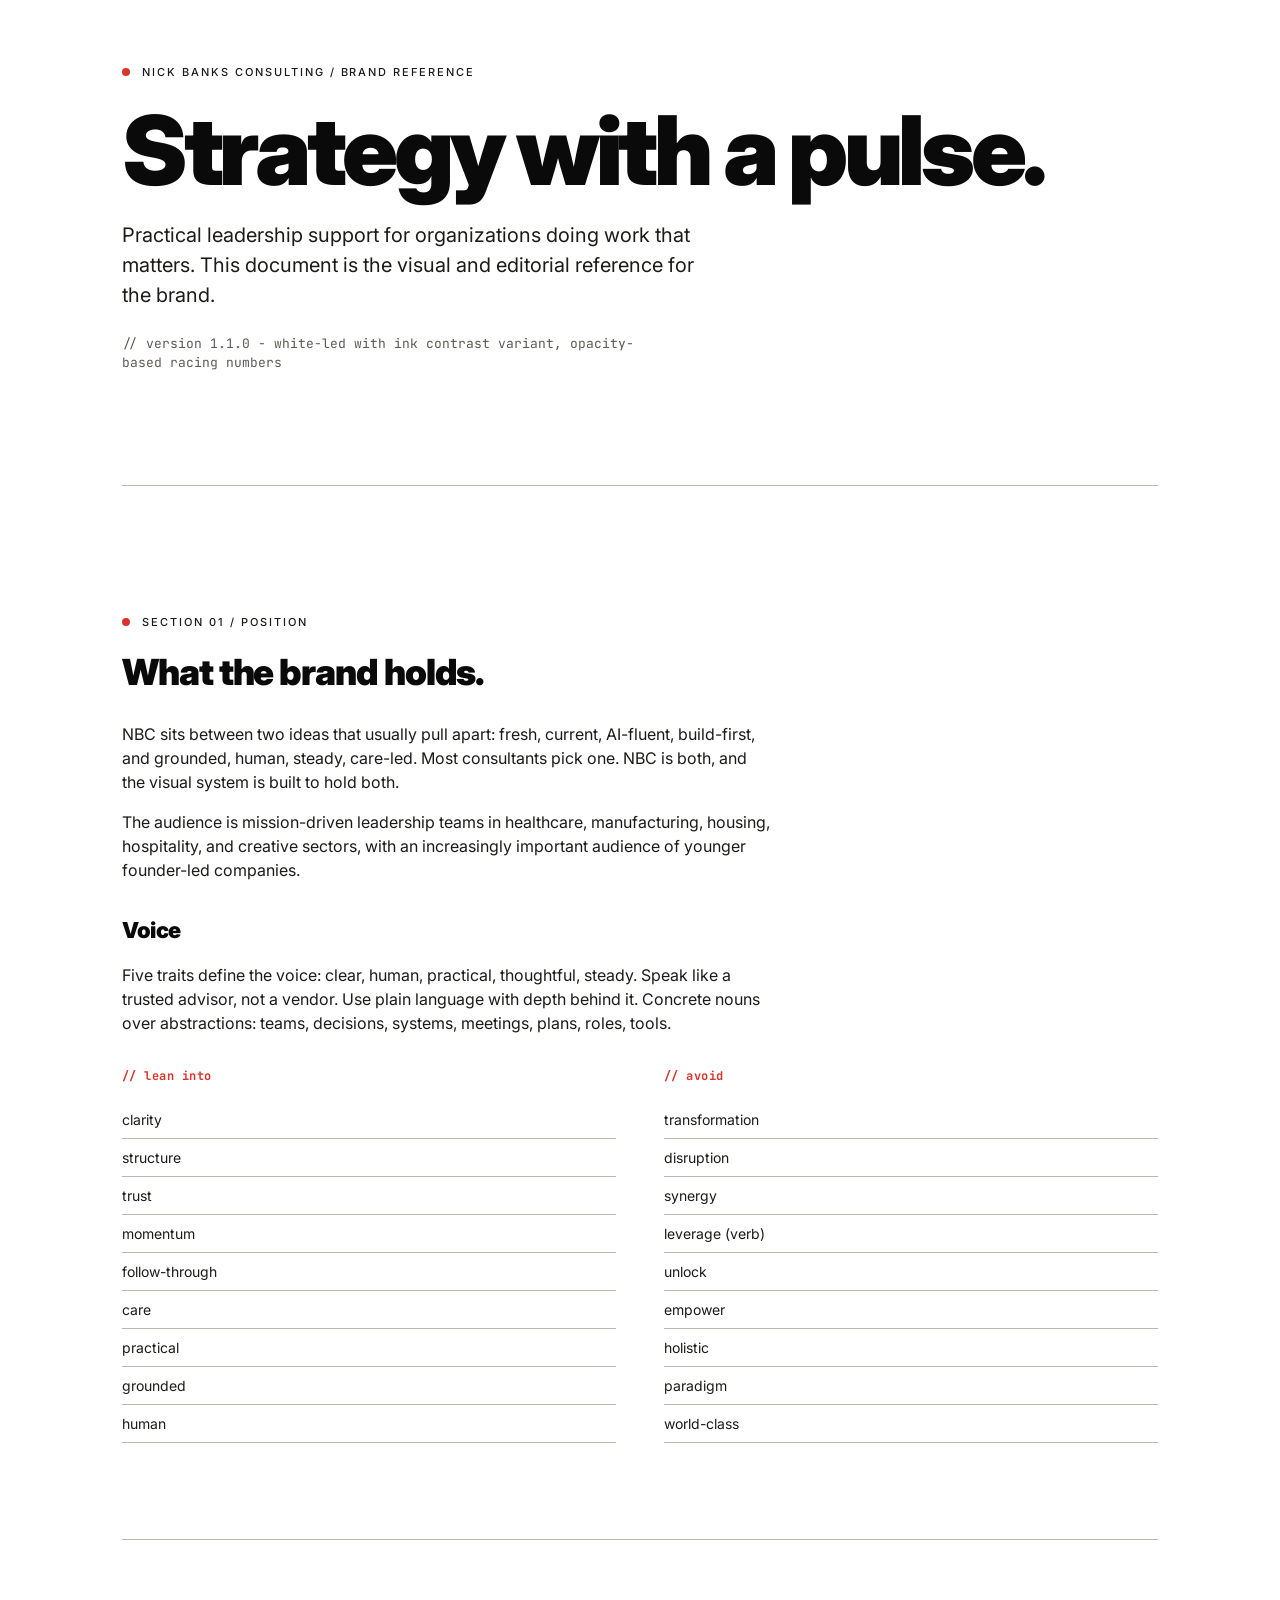
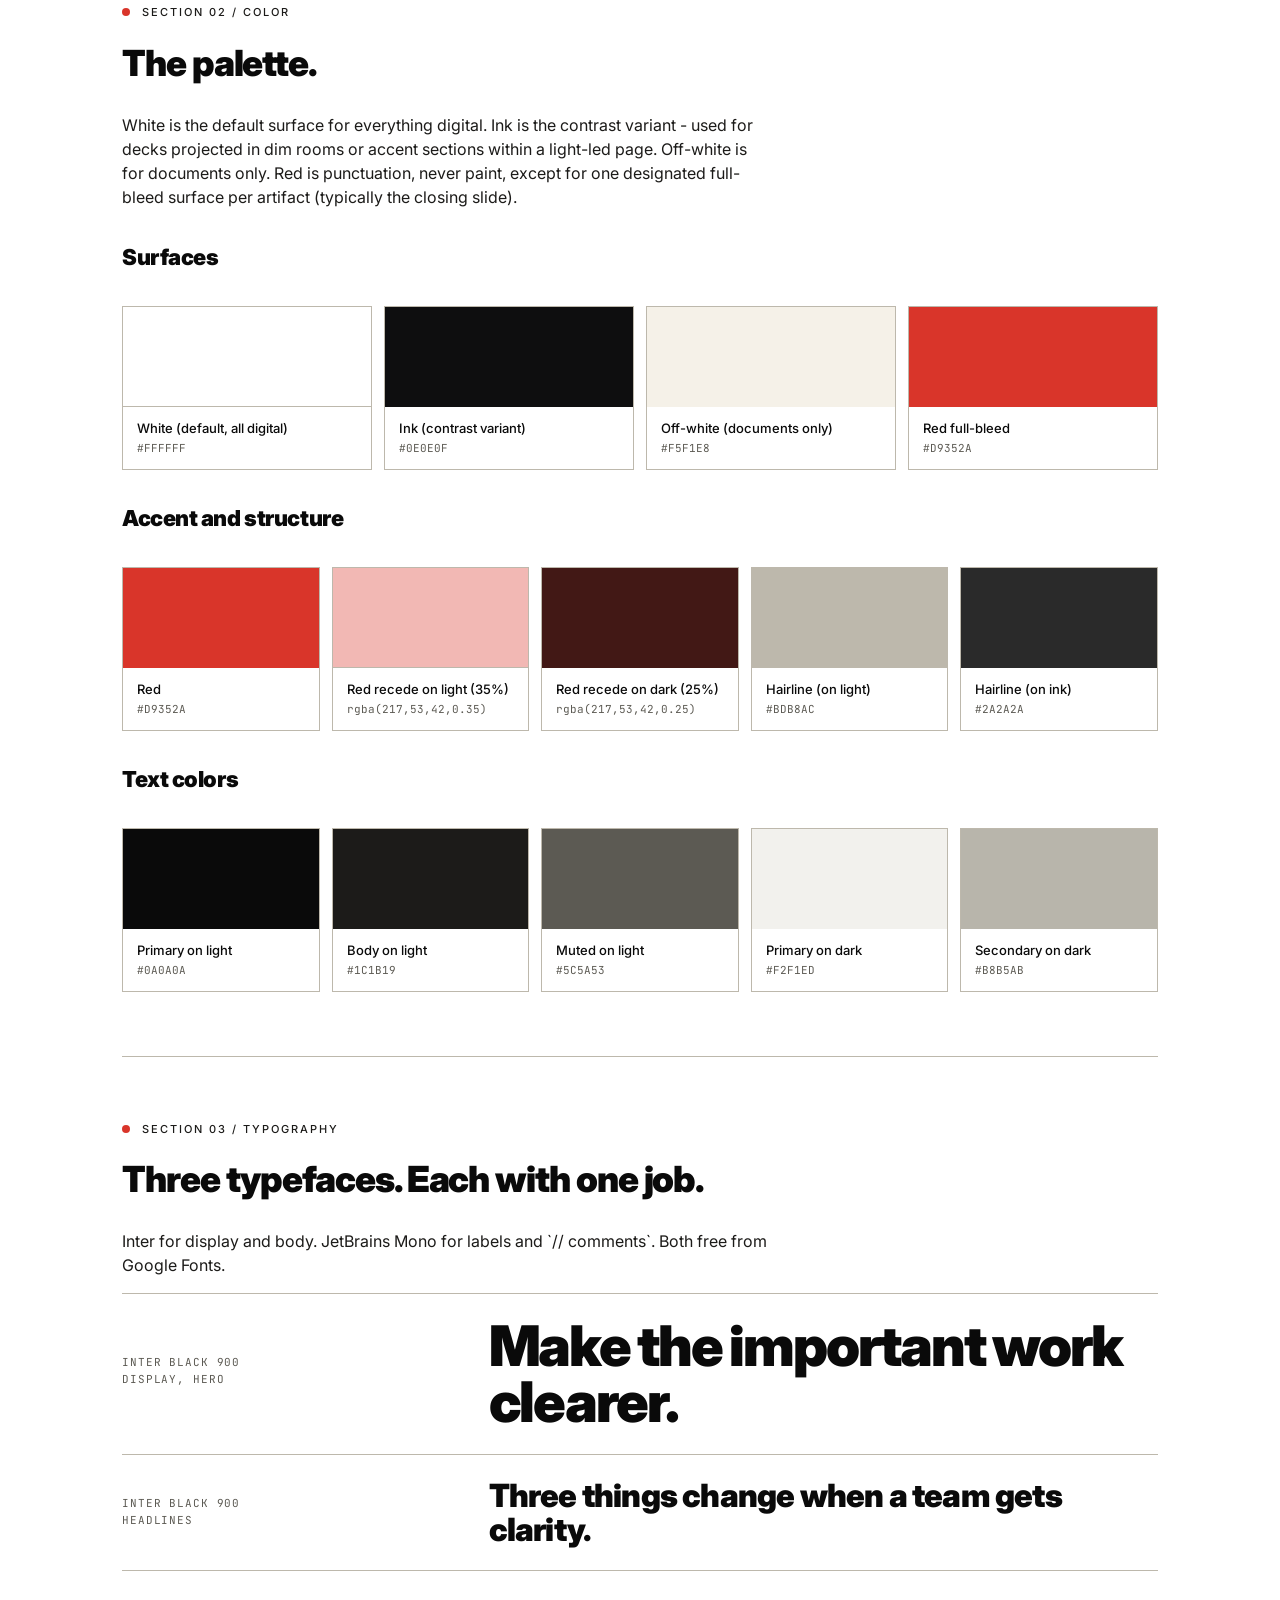
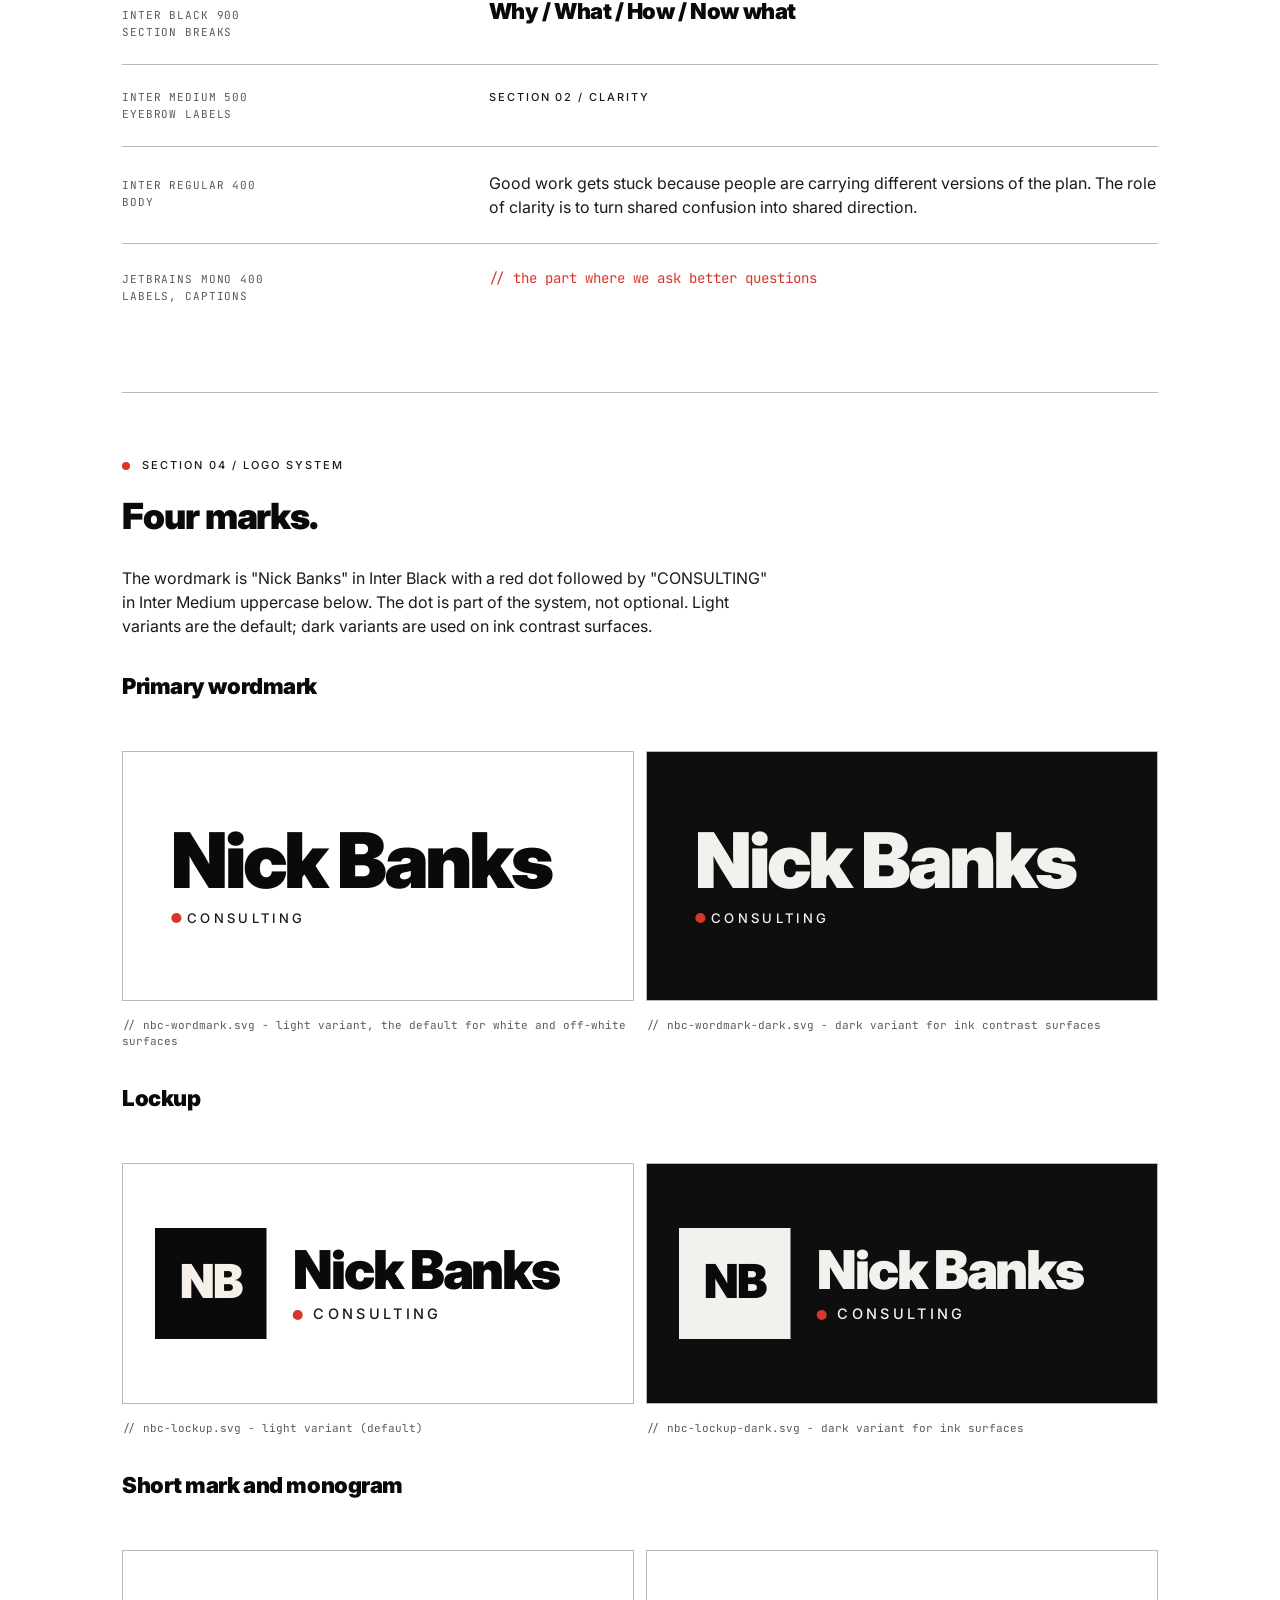
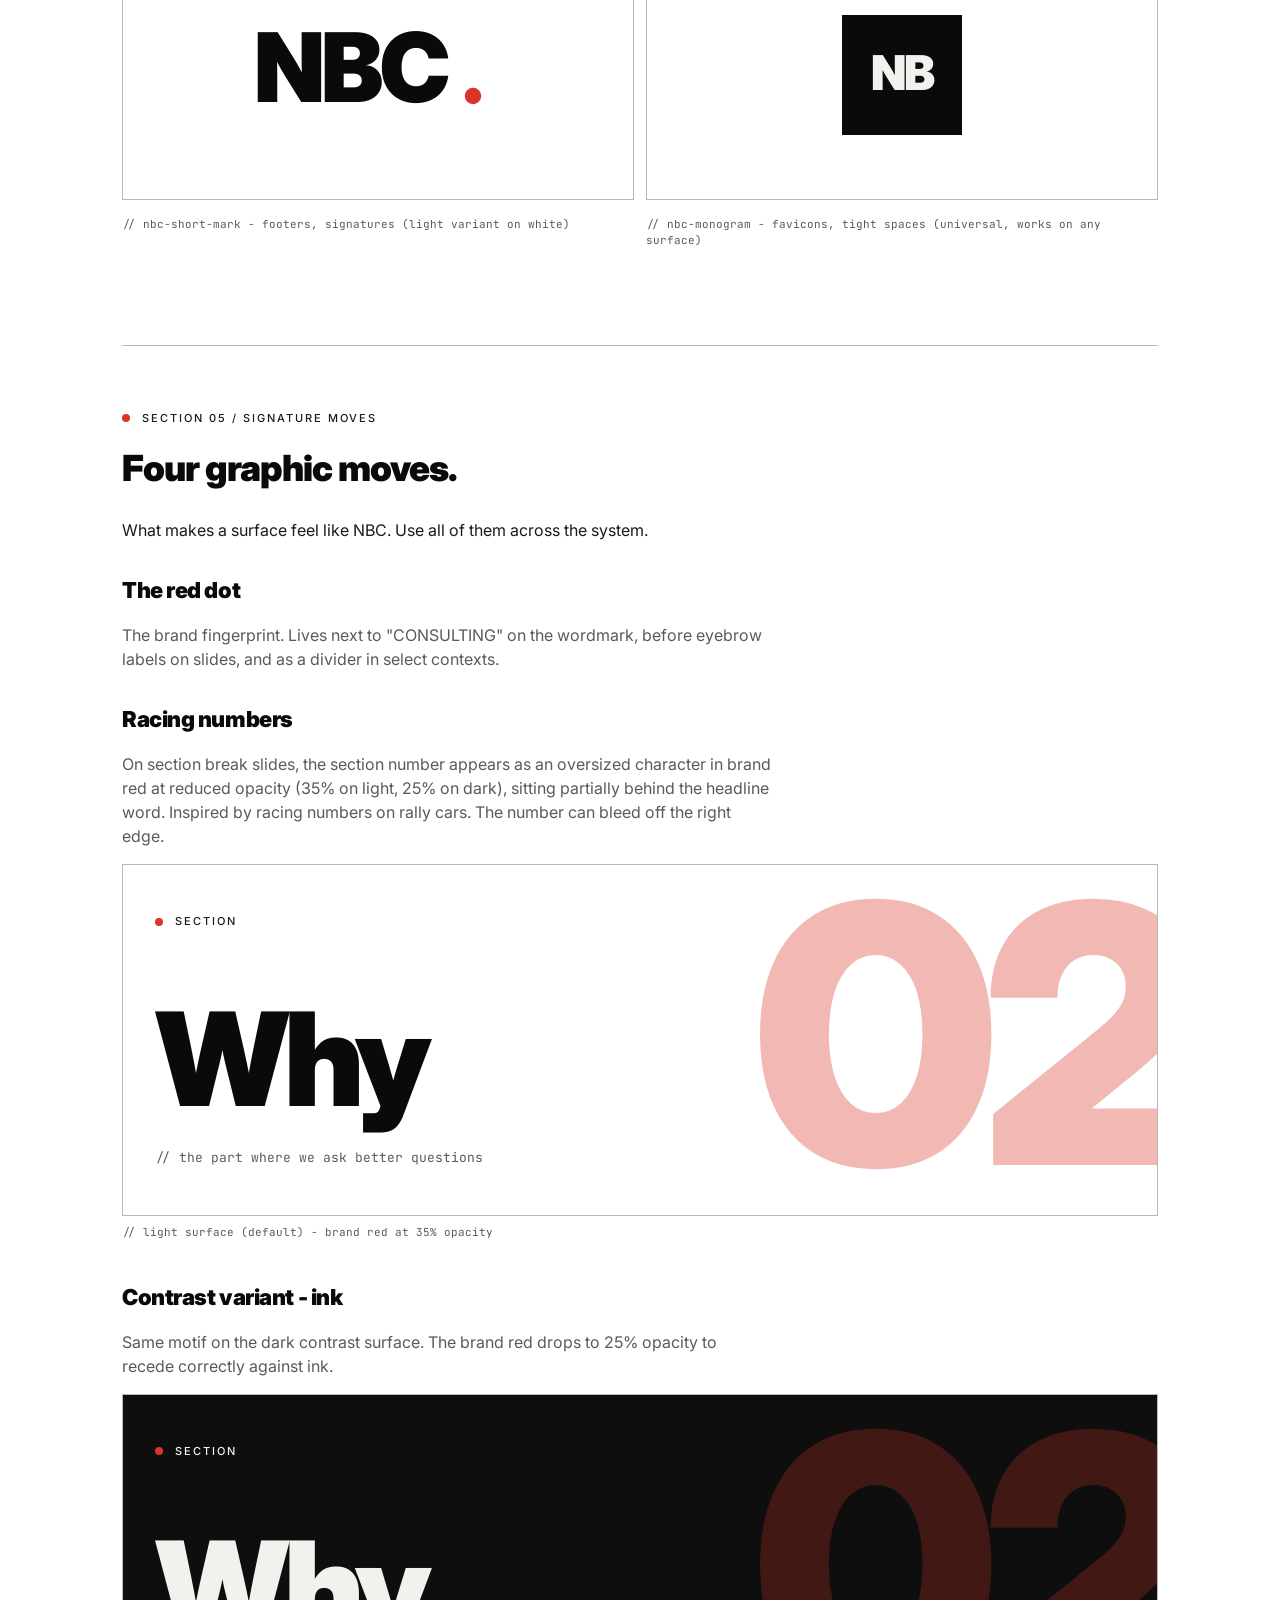
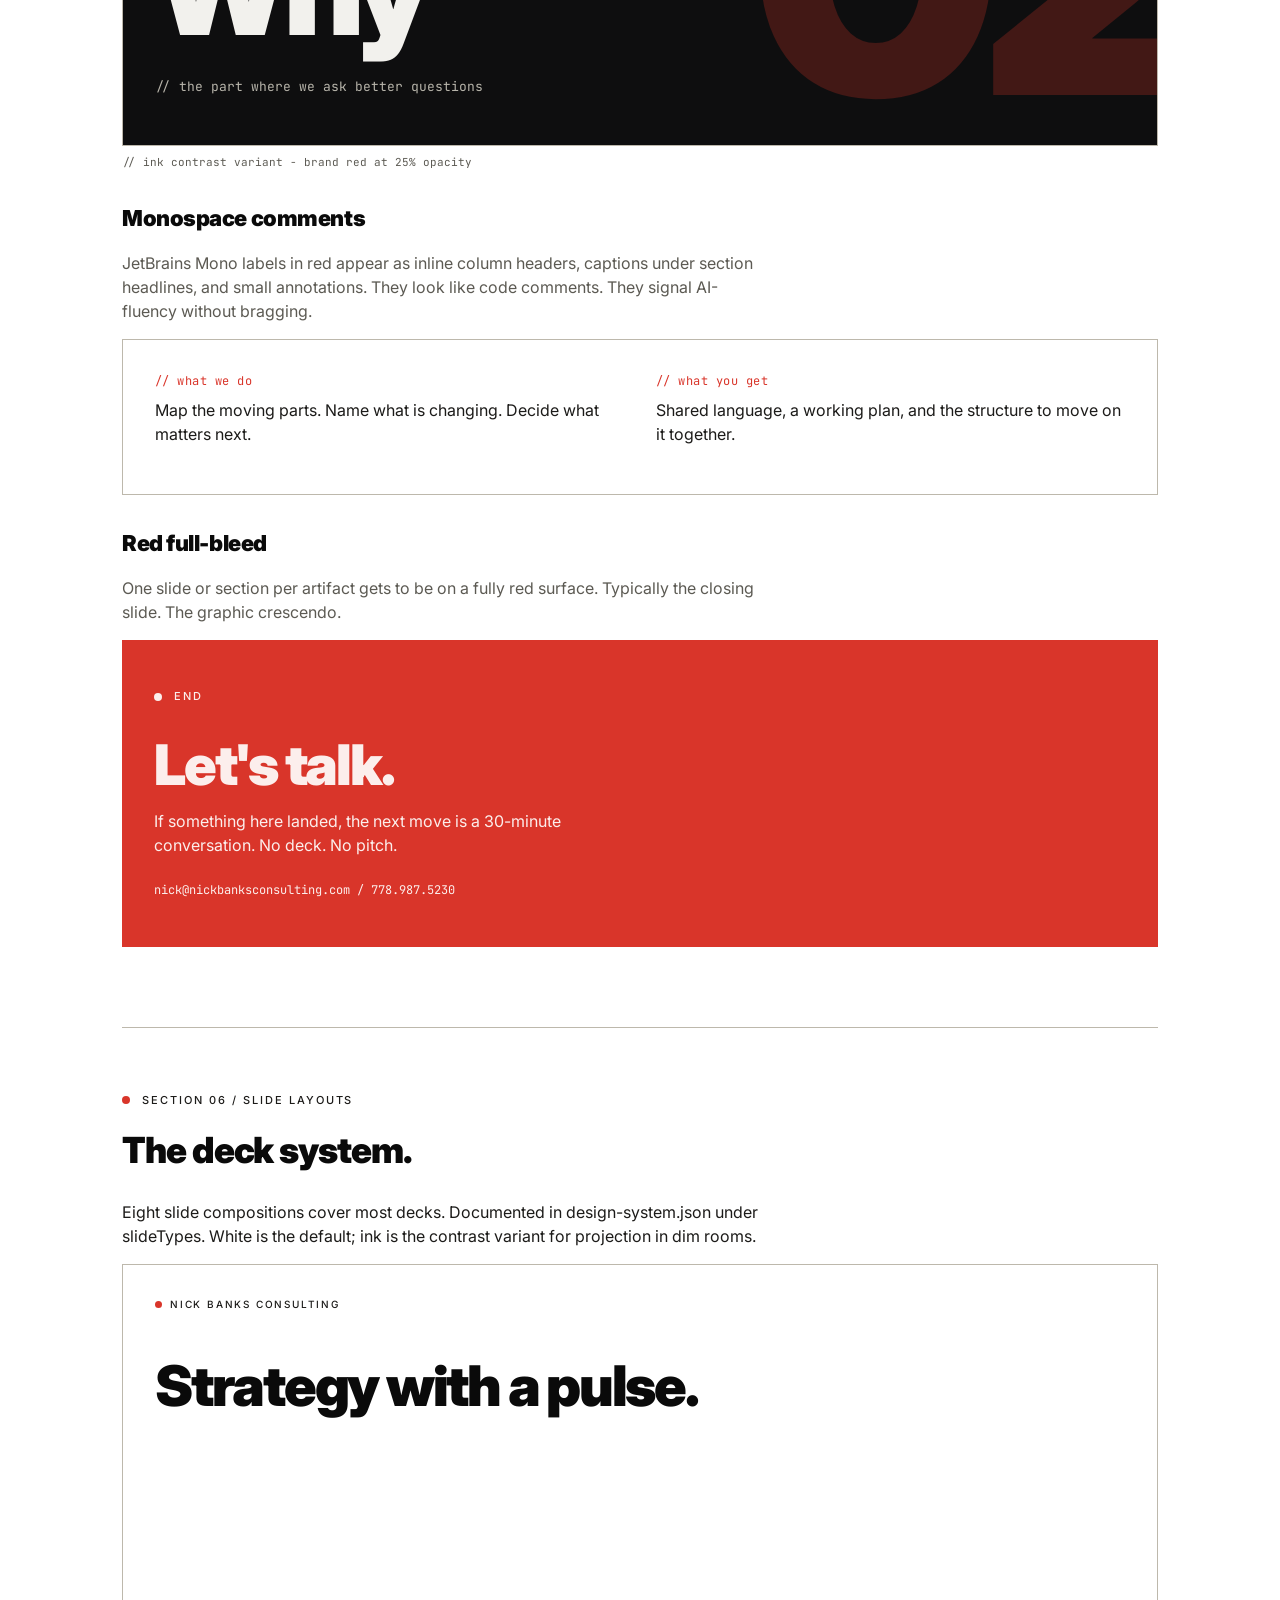
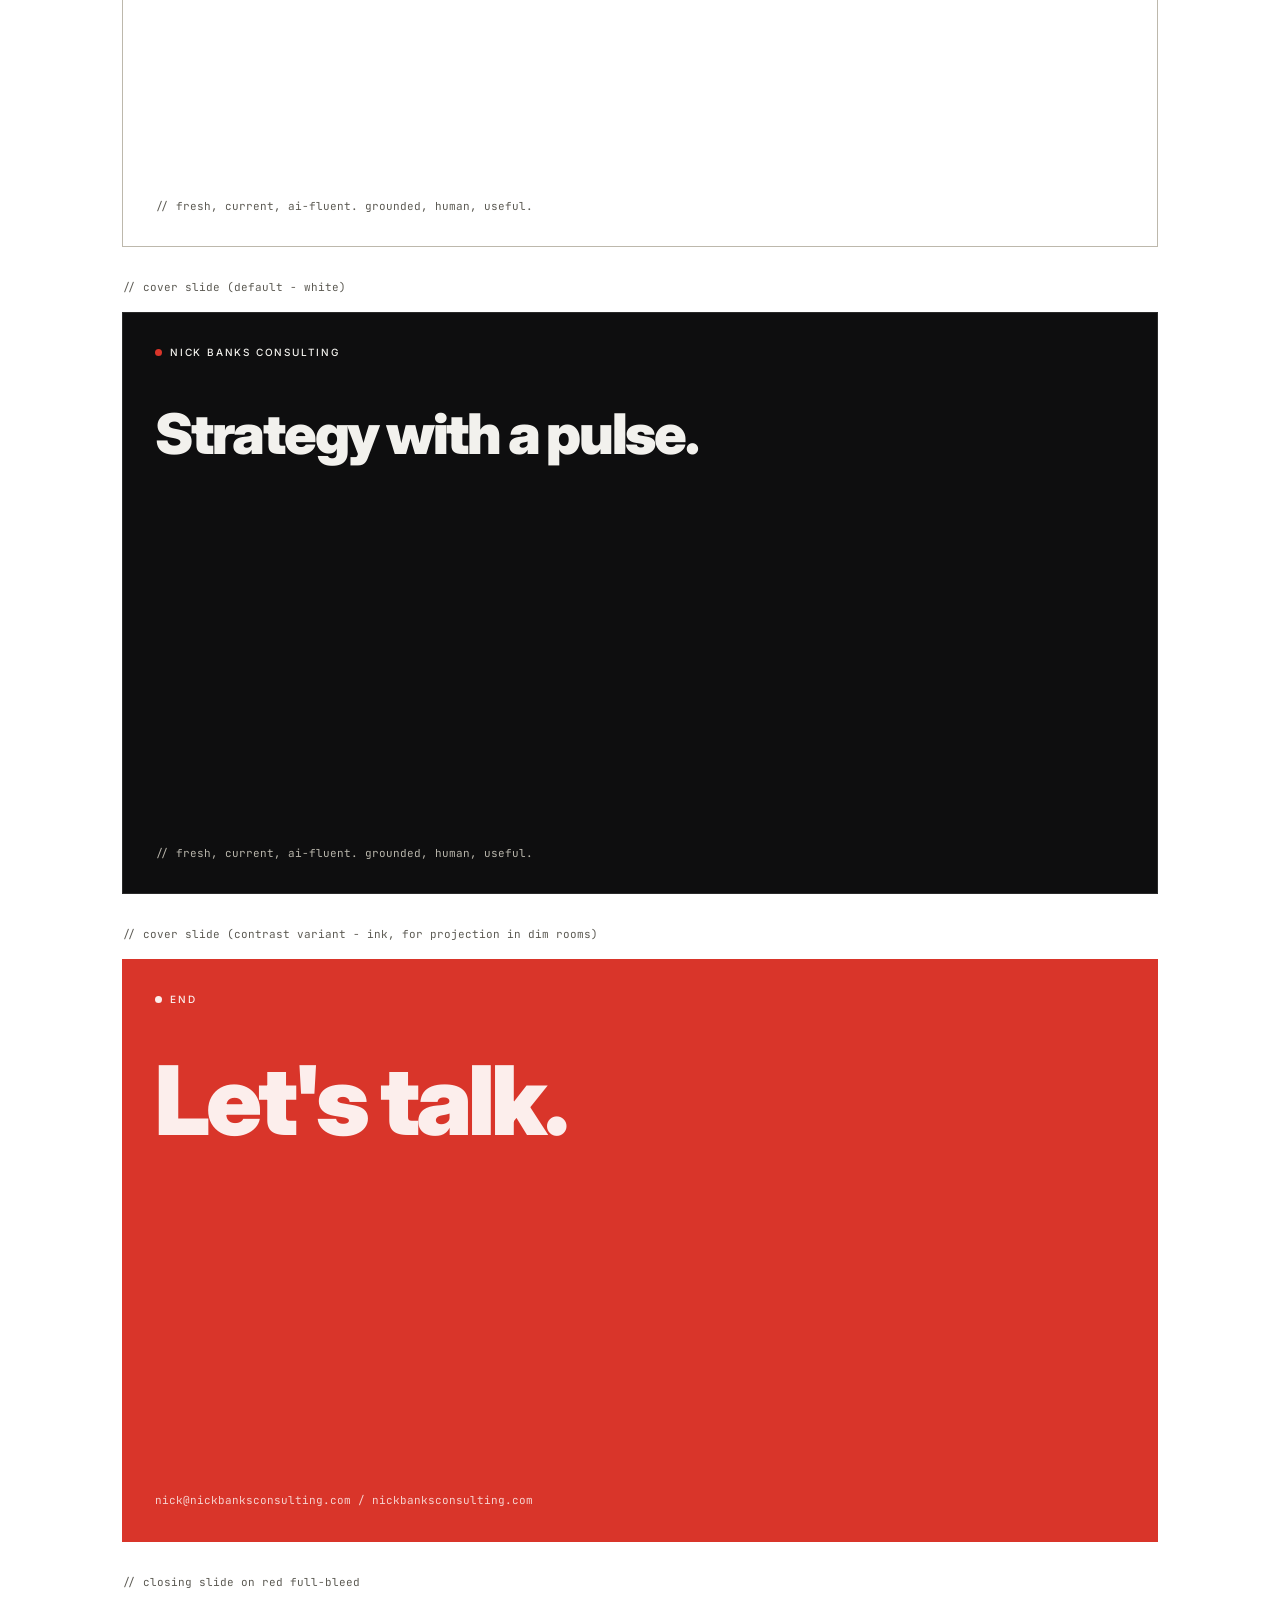
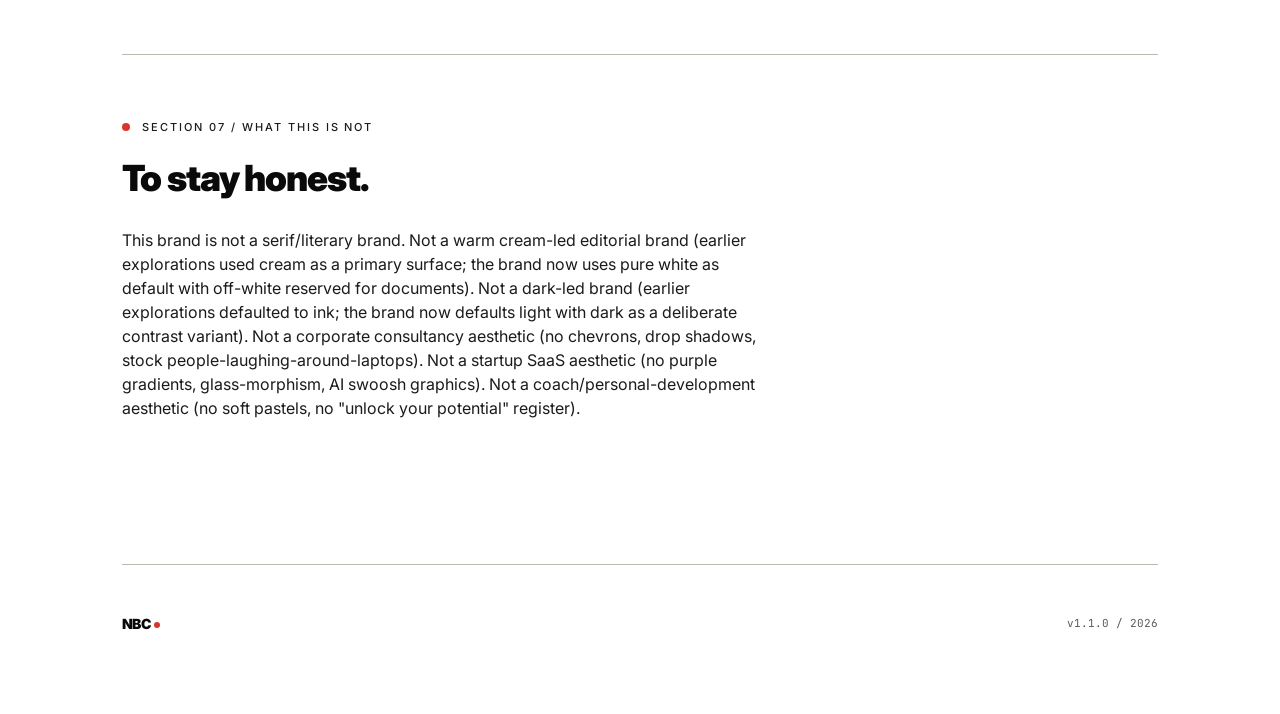
<file: docs/brand-reference.html>
<!DOCTYPE html>
<html lang="en">
<head>
<meta charset="UTF-8">
<meta name="viewport" content="width=device-width, initial-scale=1.0">
<title>NBC Brand Reference</title>
<link rel="preconnect" href="https://fonts.googleapis.com">
<link rel="preconnect" href="https://fonts.gstatic.com" crossorigin>
<link href="https://fonts.googleapis.com/css2?family=Inter:wght@400;500;700;900&family=JetBrains+Mono:wght@400&display=swap" rel="stylesheet">
<style>
  :root {
    --white: #FFFFFF;
    --ink: #0E0E0F;
    --off-white: #F5F1E8;
    --black: #0A0A0A;
    --charcoal: #1C1B19;
    --muted: #5C5A53;
    --text-on-dark: #F2F1ED;
    --text-on-dark-secondary: #B8B5AB;
    --text-on-red: #FCEEEC;
    --red: #D9352A;
    --red-recede-on-light: rgba(217, 53, 42, 0.35);
    --red-recede-on-dark: rgba(217, 53, 42, 0.25);
    --hairline-dark: #2A2A2A;
    --hairline-light: #BDB8AC;
    --font-display: 'Inter', sans-serif;
    --font-body: 'Inter', sans-serif;
    --font-mono: 'JetBrains Mono', monospace;
  }

  * { box-sizing: border-box; margin: 0; padding: 0; }

  body {
    font-family: var(--font-body);
    background: var(--white);
    color: var(--charcoal);
    -webkit-font-smoothing: antialiased;
    line-height: 1.5;
  }

  .container {
    max-width: 1100px;
    margin: 0 auto;
    padding: 4rem 2rem;
  }

  .eyebrow {
    font-size: 11px;
    font-weight: 500;
    letter-spacing: 0.18em;
    text-transform: uppercase;
    color: var(--charcoal);
    display: flex;
    align-items: center;
    gap: 12px;
    margin-bottom: 1.5rem;
  }
  .eyebrow::before {
    content: "";
    display: inline-block;
    width: 8px;
    height: 8px;
    background: var(--red);
    border-radius: 50%;
  }

  .mono {
    font-family: var(--font-mono);
    font-size: 13px;
    color: var(--muted);
  }
  .mono-red {
    font-family: var(--font-mono);
    font-size: 12px;
    color: var(--red);
    letter-spacing: 0.04em;
  }

  .hero {
    padding-bottom: 6rem;
    border-bottom: 0.5px solid var(--hairline-light);
    margin-bottom: 4rem;
    position: relative;
  }
  .hero h1 {
    font-family: var(--font-display);
    font-weight: 900;
    font-size: clamp(48px, 8vw, 96px);
    line-height: 0.95;
    letter-spacing: -0.045em;
    margin: 1rem 0 1.5rem;
    color: var(--black);
  }
  .hero .lede {
    font-size: 20px;
    color: var(--charcoal);
    max-width: 600px;
    margin-bottom: 1.5rem;
    line-height: 1.5;
  }

  section {
    padding: 4rem 0;
    border-bottom: 0.5px solid var(--hairline-light);
  }
  section:last-of-type { border-bottom: none; }

  h2 {
    font-family: var(--font-display);
    font-weight: 900;
    font-size: 36px;
    letter-spacing: -0.03em;
    line-height: 1;
    margin: 1.5rem 0 2rem;
    color: var(--black);
  }

  h3 {
    font-family: var(--font-display);
    font-weight: 900;
    font-size: 22px;
    letter-spacing: -0.02em;
    margin: 2rem 0 1rem;
    color: var(--black);
  }

  p {
    margin-bottom: 1rem;
    color: var(--charcoal);
    max-width: 65ch;
  }
  p.muted {
    color: var(--muted);
  }

  .swatch-grid {
    display: grid;
    grid-template-columns: repeat(auto-fit, minmax(180px, 1fr));
    gap: 12px;
    margin-top: 2rem;
  }
  .swatch {
    border: 0.5px solid var(--hairline-light);
    overflow: hidden;
  }
  .swatch-color {
    height: 100px;
  }
  .swatch-info {
    padding: 12px 14px;
    font-family: var(--font-mono);
    font-size: 11px;
    color: var(--muted);
    background: var(--white);
  }
  .swatch-name {
    font-family: var(--font-body);
    font-size: 13px;
    font-weight: 500;
    color: var(--black);
    margin-bottom: 2px;
    letter-spacing: 0;
    text-transform: none;
  }

  .type-spec {
    border-top: 0.5px solid var(--hairline-light);
    padding: 1.5rem 0;
    display: grid;
    grid-template-columns: 1fr 2fr;
    gap: 2rem;
    align-items: baseline;
  }
  .type-spec-meta {
    font-family: var(--font-mono);
    font-size: 11px;
    color: var(--muted);
    text-transform: uppercase;
    letter-spacing: 0.08em;
  }
  .type-display { font-family: var(--font-display); font-weight: 900; font-size: 56px; letter-spacing: -0.04em; line-height: 1; color: var(--black); }
  .type-large { font-family: var(--font-display); font-weight: 900; font-size: 32px; letter-spacing: -0.025em; line-height: 1.05; color: var(--black); }
  .type-medium { font-family: var(--font-display); font-weight: 900; font-size: 22px; letter-spacing: -0.02em; color: var(--black); }
  .type-eyebrow { font-family: var(--font-body); font-weight: 500; font-size: 11px; letter-spacing: 0.18em; text-transform: uppercase; color: var(--charcoal); }
  .type-body { font-family: var(--font-body); font-weight: 400; font-size: 16px; color: var(--charcoal); }
  .type-mono-spec { font-family: var(--font-mono); font-weight: 400; font-size: 14px; color: var(--red); }

  .mark-display {
    background: var(--white);
    border: 0.5px solid var(--hairline-light);
    padding: 4rem 2rem;
    display: flex;
    align-items: center;
    justify-content: center;
    margin: 1rem 0;
    min-height: 200px;
  }
  .mark-display.ink {
    background: var(--ink);
  }
  .mark-display.off-white {
    background: var(--off-white);
  }
  .mark-display svg {
    max-width: 100%;
    max-height: 120px;
    width: auto;
    height: auto;
  }
  .mark-grid {
    display: grid;
    grid-template-columns: 1fr 1fr;
    gap: 12px;
    margin: 2rem 0;
  }
  .mark-caption {
    font-family: var(--font-mono);
    font-size: 11px;
    color: var(--muted);
    margin-top: 0.5rem;
  }

  .motif {
    background: var(--white);
    border: 0.5px solid var(--hairline-light);
    padding: 2rem;
    margin: 1rem 0;
  }
  .racing-number-demo {
    background: var(--white);
    border: 0.5px solid var(--hairline-light);
    padding: 3rem 2rem;
    position: relative;
    overflow: hidden;
    min-height: 280px;
  }
  .racing-number-demo .number {
    position: absolute;
    right: -2rem;
    top: 1rem;
    font-family: var(--font-display);
    font-weight: 900;
    font-size: 360px;
    line-height: 0.85;
    letter-spacing: -0.05em;
    color: var(--red-recede-on-light);
  }
  .racing-number-demo .word {
    position: relative;
    z-index: 1;
    font-family: var(--font-display);
    font-weight: 900;
    font-size: 130px;
    letter-spacing: -0.045em;
    line-height: 1;
    margin-top: 4rem;
    color: var(--black);
  }
  .racing-number-demo.dark {
    background: var(--ink);
  }
  .racing-number-demo.dark .number {
    color: var(--red-recede-on-dark);
  }
  .racing-number-demo.dark .word {
    color: var(--text-on-dark);
  }
  .racing-number-demo.dark .eyebrow {
    color: var(--text-on-dark);
  }
  .racing-number-demo.dark .mono {
    color: var(--text-on-dark-secondary);
  }

  .red-bleed-demo {
    background: var(--red);
    color: var(--text-on-red);
    padding: 3rem 2rem;
    margin: 1rem 0;
  }
  .red-bleed-demo .eyebrow {
    color: var(--text-on-red);
    margin-bottom: 1.5rem;
  }
  .red-bleed-demo .eyebrow::before {
    background: var(--text-on-red);
  }
  .red-bleed-demo h3 {
    font-size: 56px;
    letter-spacing: -0.04em;
    line-height: 1;
    margin-bottom: 1rem;
    color: var(--text-on-red);
  }

  .lexicon-grid {
    display: grid;
    grid-template-columns: 1fr 1fr;
    gap: 3rem;
    margin: 2rem 0;
  }
  .lexicon h4 {
    font-family: var(--font-mono);
    font-size: 12px;
    color: var(--red);
    letter-spacing: 0.04em;
    margin-bottom: 1rem;
  }
  .lexicon ul {
    list-style: none;
  }
  .lexicon li {
    padding: 0.5rem 0;
    border-bottom: 0.5px solid var(--hairline-light);
    font-size: 14px;
    color: var(--charcoal);
  }

  footer {
    padding: 3rem 0 1rem;
    margin-top: 4rem;
    border-top: 0.5px solid var(--hairline-light);
    display: flex;
    justify-content: space-between;
    align-items: center;
    font-family: var(--font-mono);
    font-size: 11px;
    color: var(--muted);
  }
  footer .nbc-mark {
    font-family: var(--font-display);
    font-weight: 900;
    font-size: 14px;
    color: var(--black);
    letter-spacing: -0.04em;
  }
  footer .nbc-mark::after {
    content: "";
    display: inline-block;
    width: 6px;
    height: 6px;
    background: var(--red);
    border-radius: 50%;
    margin-left: 4px;
    vertical-align: middle;
  }

  .slide-mockup {
    aspect-ratio: 16/9;
    border: 0.5px solid var(--hairline-light);
    padding: 2rem;
    margin: 1rem 0 2rem;
    position: relative;
    overflow: hidden;
  }
  .slide-mockup.white { background: var(--white); color: var(--charcoal); }
  .slide-mockup.ink { background: var(--ink); color: var(--text-on-dark); border-color: var(--hairline-dark); }
  .slide-mockup.red { background: var(--red); color: var(--text-on-red); border-color: var(--red); }
  .slide-mockup .slide-eyebrow {
    font-family: var(--font-body);
    font-weight: 500;
    font-size: 10px;
    letter-spacing: 0.18em;
    text-transform: uppercase;
    display: flex;
    align-items: center;
    gap: 8px;
  }
  .slide-mockup .slide-eyebrow::before {
    content: "";
    width: 7px;
    height: 7px;
    border-radius: 50%;
    background: var(--red);
    display: inline-block;
  }
  .slide-mockup.red .slide-eyebrow::before { background: var(--text-on-red); }
  .slide-mockup .slide-headline {
    font-family: var(--font-display);
    font-weight: 900;
    margin-top: 1.5rem;
    line-height: 0.95;
    letter-spacing: -0.04em;
  }
  .slide-mockup.white .slide-headline { color: var(--black); }
  .slide-mockup.ink .slide-headline { color: var(--text-on-dark); }
  .slide-mockup .slide-mono-cap {
    font-family: var(--font-mono);
    font-size: 11px;
    color: var(--muted);
    margin-top: 1rem;
  }
  .slide-mockup.ink .slide-mono-cap { color: var(--text-on-dark-secondary); }
  .slide-mockup.red .slide-mono-cap { color: var(--text-on-red); opacity: 0.85; }

  @media (max-width: 700px) {
    .container { padding: 2rem 1.25rem; }
    .hero h1 { font-size: 48px; }
    .lexicon-grid { grid-template-columns: 1fr; gap: 1.5rem; }
    .mark-grid { grid-template-columns: 1fr; }
    .type-spec { grid-template-columns: 1fr; gap: 0.5rem; }
    .racing-number-demo .number { font-size: 240px; }
    .racing-number-demo .word { font-size: 72px; }
  }
</style>
</head>
<body>

<div class="container">

  <header class="hero">
    <div class="eyebrow">NICK BANKS CONSULTING / BRAND REFERENCE</div>
    <h1>Strategy with a pulse.</h1>
    <p class="lede">Practical leadership support for organizations doing work that matters. This document is the visual and editorial reference for the brand.</p>
    <p class="mono">// version 1.1.0 - white-led with ink contrast variant, opacity-based racing numbers</p>
  </header>

  <section>
    <div class="eyebrow">SECTION 01 / POSITION</div>
    <h2>What the brand holds.</h2>
    <p>NBC sits between two ideas that usually pull apart: fresh, current, AI-fluent, build-first, and grounded, human, steady, care-led. Most consultants pick one. NBC is both, and the visual system is built to hold both.</p>
    <p>The audience is mission-driven leadership teams in healthcare, manufacturing, housing, hospitality, and creative sectors, with an increasingly important audience of younger founder-led companies.</p>

    <h3>Voice</h3>
    <p>Five traits define the voice: clear, human, practical, thoughtful, steady. Speak like a trusted advisor, not a vendor. Use plain language with depth behind it. Concrete nouns over abstractions: teams, decisions, systems, meetings, plans, roles, tools.</p>

    <div class="lexicon-grid">
      <div class="lexicon">
        <h4>// lean into</h4>
        <ul>
          <li>clarity</li>
          <li>structure</li>
          <li>trust</li>
          <li>momentum</li>
          <li>follow-through</li>
          <li>care</li>
          <li>practical</li>
          <li>grounded</li>
          <li>human</li>
        </ul>
      </div>
      <div class="lexicon">
        <h4>// avoid</h4>
        <ul>
          <li>transformation</li>
          <li>disruption</li>
          <li>synergy</li>
          <li>leverage (verb)</li>
          <li>unlock</li>
          <li>empower</li>
          <li>holistic</li>
          <li>paradigm</li>
          <li>world-class</li>
        </ul>
      </div>
    </div>
  </section>

  <section>
    <div class="eyebrow">SECTION 02 / COLOR</div>
    <h2>The palette.</h2>
    <p>White is the default surface for everything digital. Ink is the contrast variant - used for decks projected in dim rooms or accent sections within a light-led page. Off-white is for documents only. Red is punctuation, never paint, except for one designated full-bleed surface per artifact (typically the closing slide).</p>

    <h3>Surfaces</h3>
    <div class="swatch-grid">
      <div class="swatch">
        <div class="swatch-color" style="background: #FFFFFF; border-bottom: 0.5px solid #BDB8AC;"></div>
        <div class="swatch-info"><div class="swatch-name">White (default, all digital)</div>#FFFFFF</div>
      </div>
      <div class="swatch">
        <div class="swatch-color" style="background: #0E0E0F;"></div>
        <div class="swatch-info"><div class="swatch-name">Ink (contrast variant)</div>#0E0E0F</div>
      </div>
      <div class="swatch">
        <div class="swatch-color" style="background: #F5F1E8;"></div>
        <div class="swatch-info"><div class="swatch-name">Off-white (documents only)</div>#F5F1E8</div>
      </div>
      <div class="swatch">
        <div class="swatch-color" style="background: #D9352A;"></div>
        <div class="swatch-info"><div class="swatch-name">Red full-bleed</div>#D9352A</div>
      </div>
    </div>

    <h3>Accent and structure</h3>
    <div class="swatch-grid">
      <div class="swatch">
        <div class="swatch-color" style="background: #D9352A;"></div>
        <div class="swatch-info"><div class="swatch-name">Red</div>#D9352A</div>
      </div>
      <div class="swatch">
        <div class="swatch-color" style="background: rgba(217, 53, 42, 0.35); border-bottom: 0.5px solid #BDB8AC;"></div>
        <div class="swatch-info"><div class="swatch-name">Red recede on light (35%)</div>rgba(217,53,42,0.35)</div>
      </div>
      <div class="swatch">
        <div class="swatch-color" style="background: #0E0E0F; position: relative;">
          <div style="position: absolute; inset: 0; background: rgba(217, 53, 42, 0.25);"></div>
        </div>
        <div class="swatch-info"><div class="swatch-name">Red recede on dark (25%)</div>rgba(217,53,42,0.25)</div>
      </div>
      <div class="swatch">
        <div class="swatch-color" style="background: #BDB8AC;"></div>
        <div class="swatch-info"><div class="swatch-name">Hairline (on light)</div>#BDB8AC</div>
      </div>
      <div class="swatch">
        <div class="swatch-color" style="background: #2A2A2A;"></div>
        <div class="swatch-info"><div class="swatch-name">Hairline (on ink)</div>#2A2A2A</div>
      </div>
    </div>

    <h3>Text colors</h3>
    <div class="swatch-grid">
      <div class="swatch">
        <div class="swatch-color" style="background: #0A0A0A;"></div>
        <div class="swatch-info"><div class="swatch-name">Primary on light</div>#0A0A0A</div>
      </div>
      <div class="swatch">
        <div class="swatch-color" style="background: #1C1B19;"></div>
        <div class="swatch-info"><div class="swatch-name">Body on light</div>#1C1B19</div>
      </div>
      <div class="swatch">
        <div class="swatch-color" style="background: #5C5A53;"></div>
        <div class="swatch-info"><div class="swatch-name">Muted on light</div>#5C5A53</div>
      </div>
      <div class="swatch">
        <div class="swatch-color" style="background: #F2F1ED;"></div>
        <div class="swatch-info"><div class="swatch-name">Primary on dark</div>#F2F1ED</div>
      </div>
      <div class="swatch">
        <div class="swatch-color" style="background: #B8B5AB;"></div>
        <div class="swatch-info"><div class="swatch-name">Secondary on dark</div>#B8B5AB</div>
      </div>
    </div>
  </section>

  <section>
    <div class="eyebrow">SECTION 03 / TYPOGRAPHY</div>
    <h2>Three typefaces. Each with one job.</h2>
    <p>Inter for display and body. JetBrains Mono for labels and `// comments`. Both free from Google Fonts.</p>

    <div class="type-spec">
      <div class="type-spec-meta">Inter Black 900<br/>display, hero</div>
      <div class="type-display">Make the important work clearer.</div>
    </div>
    <div class="type-spec">
      <div class="type-spec-meta">Inter Black 900<br/>headlines</div>
      <div class="type-large">Three things change when a team gets clarity.</div>
    </div>
    <div class="type-spec">
      <div class="type-spec-meta">Inter Black 900<br/>section breaks</div>
      <div class="type-medium">Why / What / How / Now what</div>
    </div>
    <div class="type-spec">
      <div class="type-spec-meta">Inter Medium 500<br/>eyebrow labels</div>
      <div class="type-eyebrow">SECTION 02 / CLARITY</div>
    </div>
    <div class="type-spec">
      <div class="type-spec-meta">Inter Regular 400<br/>body</div>
      <div class="type-body">Good work gets stuck because people are carrying different versions of the plan. The role of clarity is to turn shared confusion into shared direction.</div>
    </div>
    <div class="type-spec">
      <div class="type-spec-meta">JetBrains Mono 400<br/>labels, captions</div>
      <div class="type-mono-spec">// the part where we ask better questions</div>
    </div>
  </section>

  <section>
    <div class="eyebrow">SECTION 04 / LOGO SYSTEM</div>
    <h2>Four marks.</h2>
    <p>The wordmark is "Nick Banks" in Inter Black with a red dot followed by "CONSULTING" in Inter Medium uppercase below. The dot is part of the system, not optional. Light variants are the default; dark variants are used on ink contrast surfaces.</p>

    <h3>Primary wordmark</h3>
    <div class="mark-grid">
      <div>
        <div class="mark-display">
          <svg viewBox="0 0 690 200" xmlns="http://www.w3.org/2000/svg">
            <text x="0" y="120" font-family="Inter, sans-serif" font-weight="900" font-size="128" letter-spacing="-5.4" fill="#0A0A0A">Nick Banks</text>
            <circle cx="9" cy="170" r="8.5" fill="#D9352A"/>
            <text x="27" y="178" font-family="Inter, sans-serif" font-weight="500" font-size="22" letter-spacing="5.5" fill="#1C1B19">CONSULTING</text>
          </svg>
        </div>
        <div class="mark-caption">// nbc-wordmark.svg - light variant, the default for white and off-white surfaces</div>
      </div>
      <div>
        <div class="mark-display ink">
          <svg viewBox="0 0 690 200" xmlns="http://www.w3.org/2000/svg">
            <text x="0" y="120" font-family="Inter, sans-serif" font-weight="900" font-size="128" letter-spacing="-5.4" fill="#F2F1ED">Nick Banks</text>
            <circle cx="9" cy="170" r="8.5" fill="#D9352A"/>
            <text x="27" y="178" font-family="Inter, sans-serif" font-weight="500" font-size="22" letter-spacing="5.5" fill="#F2F1ED">CONSULTING</text>
          </svg>
        </div>
        <div class="mark-caption">// nbc-wordmark-dark.svg - dark variant for ink contrast surfaces</div>
      </div>
    </div>

    <h3>Lockup</h3>
    <div class="mark-grid">
      <div>
        <div class="mark-display">
          <svg viewBox="0 0 400 100" xmlns="http://www.w3.org/2000/svg">
            <rect x="0" y="0" width="100" height="100" fill="#0A0A0A"/>
            <text x="50" y="63" text-anchor="middle" font-family="Inter, sans-serif" font-weight="900" font-size="42" letter-spacing="-1.5" fill="#F5F1E8">NB</text>
            <text x="124" y="55" font-family="Inter, sans-serif" font-weight="900" font-size="48" letter-spacing="-1.9" fill="#0A0A0A">Nick Banks</text>
            <circle cx="128" cy="78" r="4.5" fill="#D9352A"/>
            <text x="142" y="82" font-family="Inter, sans-serif" font-weight="500" font-size="13" letter-spacing="3" fill="#1C1B19">CONSULTING</text>
          </svg>
        </div>
        <div class="mark-caption">// nbc-lockup.svg - light variant (default)</div>
      </div>
      <div>
        <div class="mark-display ink">
          <svg viewBox="0 0 400 100" xmlns="http://www.w3.org/2000/svg">
            <rect x="0" y="0" width="100" height="100" fill="#F2F1ED"/>
            <text x="50" y="63" text-anchor="middle" font-family="Inter, sans-serif" font-weight="900" font-size="42" letter-spacing="-1.5" fill="#0A0A0A">NB</text>
            <text x="124" y="55" font-family="Inter, sans-serif" font-weight="900" font-size="48" letter-spacing="-1.9" fill="#F2F1ED">Nick Banks</text>
            <circle cx="128" cy="78" r="4.5" fill="#D9352A"/>
            <text x="142" y="82" font-family="Inter, sans-serif" font-weight="500" font-size="13" letter-spacing="3" fill="#F2F1ED">CONSULTING</text>
          </svg>
        </div>
        <div class="mark-caption">// nbc-lockup-dark.svg - dark variant for ink surfaces</div>
      </div>
    </div>

    <h3>Short mark and monogram</h3>
    <div class="mark-grid">
      <div>
        <div class="mark-display">
          <svg viewBox="0 0 165 80" xmlns="http://www.w3.org/2000/svg">
            <text x="0" y="58" font-family="Inter, sans-serif" font-weight="900" font-size="64" letter-spacing="-2.5" fill="#0A0A0A">NBC</text>
            <circle cx="146" cy="54" r="5.5" fill="#D9352A"/>
          </svg>
        </div>
        <div class="mark-caption">// nbc-short-mark - footers, signatures (light variant on white)</div>
      </div>
      <div>
        <div class="mark-display">
          <svg viewBox="0 0 200 200" width="120" height="120" xmlns="http://www.w3.org/2000/svg">
            <rect width="200" height="200" fill="#0A0A0A"/>
            <text x="100" y="125" text-anchor="middle" font-family="Inter, sans-serif" font-weight="900" font-size="80" letter-spacing="-2.8" fill="#F2F1ED">NB</text>
          </svg>
        </div>
        <div class="mark-caption">// nbc-monogram - favicons, tight spaces (universal, works on any surface)</div>
      </div>
    </div>
  </section>

  <section>
    <div class="eyebrow">SECTION 05 / SIGNATURE MOVES</div>
    <h2>Four graphic moves.</h2>
    <p>What makes a surface feel like NBC. Use all of them across the system.</p>

    <h3>The red dot</h3>
    <p class="muted">The brand fingerprint. Lives next to "CONSULTING" on the wordmark, before eyebrow labels on slides, and as a divider in select contexts.</p>

    <h3>Racing numbers</h3>
    <p class="muted">On section break slides, the section number appears as an oversized character in brand red at reduced opacity (35% on light, 25% on dark), sitting partially behind the headline word. Inspired by racing numbers on rally cars. The number can bleed off the right edge.</p>
    <div class="racing-number-demo">
      <div class="eyebrow">SECTION</div>
      <div class="number">02</div>
      <div class="word">Why</div>
      <div class="mono" style="margin-top: 1.5rem; position: relative; z-index: 1;">// the part where we ask better questions</div>
    </div>
    <div class="mark-caption">// light surface (default) - brand red at 35% opacity</div>

    <h3 style="margin-top: 2.5rem;">Contrast variant - ink</h3>
    <p class="muted">Same motif on the dark contrast surface. The brand red drops to 25% opacity to recede correctly against ink.</p>
    <div class="racing-number-demo dark">
      <div class="eyebrow">SECTION</div>
      <div class="number">02</div>
      <div class="word">Why</div>
      <div class="mono" style="margin-top: 1.5rem; position: relative; z-index: 1;">// the part where we ask better questions</div>
    </div>
    <div class="mark-caption">// ink contrast variant - brand red at 25% opacity</div>

    <h3>Monospace comments</h3>
    <p class="muted">JetBrains Mono labels in red appear as inline column headers, captions under section headlines, and small annotations. They look like code comments. They signal AI-fluency without bragging.</p>
    <div class="motif">
      <div style="display: grid; grid-template-columns: 1fr 1fr; gap: 2rem;">
        <div>
          <div class="mono-red">// what we do</div>
          <p style="margin-top: 0.5rem;">Map the moving parts. Name what is changing. Decide what matters next.</p>
        </div>
        <div>
          <div class="mono-red">// what you get</div>
          <p style="margin-top: 0.5rem;">Shared language, a working plan, and the structure to move on it together.</p>
        </div>
      </div>
    </div>

    <h3>Red full-bleed</h3>
    <p class="muted">One slide or section per artifact gets to be on a fully red surface. Typically the closing slide. The graphic crescendo.</p>
    <div class="red-bleed-demo">
      <div class="eyebrow">END</div>
      <h3>Let's talk.</h3>
      <p style="color: var(--text-on-red); max-width: 500px;">If something here landed, the next move is a 30-minute conversation. No deck. No pitch.</p>
      <div style="font-family: var(--font-mono); font-size: 12px; margin-top: 1.5rem; color: var(--text-on-red);">nick@nickbanksconsulting.com / 778.987.5230</div>
    </div>
  </section>

  <section>
    <div class="eyebrow">SECTION 06 / SLIDE LAYOUTS</div>
    <h2>The deck system.</h2>
    <p>Eight slide compositions cover most decks. Documented in design-system.json under slideTypes. White is the default; ink is the contrast variant for projection in dim rooms.</p>

    <div class="slide-mockup white">
      <div class="slide-eyebrow">NICK BANKS CONSULTING</div>
      <div class="slide-headline" style="font-size: 56px; margin-top: 3rem;">Strategy with a pulse.</div>
      <div class="slide-mono-cap" style="position: absolute; bottom: 2rem;">// fresh, current, ai-fluent. grounded, human, useful.</div>
    </div>
    <div class="mark-caption">// cover slide (default - white)</div>

    <div class="slide-mockup ink">
      <div class="slide-eyebrow">NICK BANKS CONSULTING</div>
      <div class="slide-headline" style="font-size: 56px; margin-top: 3rem;">Strategy with a pulse.</div>
      <div class="slide-mono-cap" style="position: absolute; bottom: 2rem;">// fresh, current, ai-fluent. grounded, human, useful.</div>
    </div>
    <div class="mark-caption">// cover slide (contrast variant - ink, for projection in dim rooms)</div>

    <div class="slide-mockup red">
      <div class="slide-eyebrow">END</div>
      <div class="slide-headline" style="font-size: 96px; margin-top: 3rem; color: var(--text-on-red);">Let's talk.</div>
      <div class="slide-mono-cap" style="position: absolute; bottom: 2rem;">nick@nickbanksconsulting.com / nickbanksconsulting.com</div>
    </div>
    <div class="mark-caption">// closing slide on red full-bleed</div>
  </section>

  <section>
    <div class="eyebrow">SECTION 07 / WHAT THIS IS NOT</div>
    <h2>To stay honest.</h2>
    <p>This brand is not a serif/literary brand. Not a warm cream-led editorial brand (earlier explorations used cream as a primary surface; the brand now uses pure white as default with off-white reserved for documents). Not a dark-led brand (earlier explorations defaulted to ink; the brand now defaults light with dark as a deliberate contrast variant). Not a corporate consultancy aesthetic (no chevrons, drop shadows, stock people-laughing-around-laptops). Not a startup SaaS aesthetic (no purple gradients, glass-morphism, AI swoosh graphics). Not a coach/personal-development aesthetic (no soft pastels, no "unlock your potential" register).</p>
  </section>

  <footer>
    <div class="nbc-mark">NBC</div>
    <div>v1.1.0 / 2026</div>
  </footer>

</div>

</body>
</html>
</file>
<file: examples/demo-site/style.css>
/* NBC demo site - v1.1.0
 * Brand system applied to a working web page.
 * White-led with ink contrast variant; opacity-based racing numbers.
 * Token source: ../../tokens/css-variables.css
 */

@import url('https://fonts.googleapis.com/css2?family=Inter:wght@400;500;700;900&family=JetBrains+Mono:wght@400&display=swap');

:root {
  --nbc-white: #FFFFFF;
  --nbc-ink: #0E0E0F;
  --nbc-off-white: #F5F1E8;

  --nbc-text-primary-light: #0A0A0A;
  --nbc-text-body-light: #1C1B19;
  --nbc-text-muted-light: #5C5A53;

  --nbc-text-primary-dark: #F2F1ED;
  --nbc-text-secondary-dark: #B8B5AB;
  --nbc-text-on-red: #FCEEEC;

  --nbc-red: #D9352A;
  --nbc-red-recede-on-light: rgba(217, 53, 42, 0.35);
  --nbc-red-recede-on-dark: rgba(217, 53, 42, 0.25);

  --nbc-hairline-light: #BDB8AC;
  --nbc-hairline-dark: #2A2A2A;
  --nbc-hairline-on-red: rgba(255, 255, 255, 0.3);

  --nbc-font-display: 'Inter', -apple-system, BlinkMacSystemFont, 'Helvetica Neue', Arial, sans-serif;
  --nbc-font-body: 'Inter', -apple-system, BlinkMacSystemFont, 'Helvetica Neue', Arial, sans-serif;
  --nbc-font-mono: 'JetBrains Mono', ui-monospace, SFMono-Regular, Menlo, Monaco, 'Courier New', monospace;

  --nbc-tracking-display: -0.04em;
  --nbc-tracking-display-tight: -0.05em;
  --nbc-tracking-eyebrow: 0.18em;
  --nbc-tracking-mono: 0.04em;

  --content-max: 1200px;
  --content-pad: clamp(1.5rem, 4vw, 3.5rem);
  --section-pad-y: clamp(5rem, 10vw, 9rem);
}

/* ---------- reset ---------- */

*,
*::before,
*::after {
  box-sizing: border-box;
}

html {
  scroll-behavior: smooth;
}

body {
  margin: 0;
  font-family: var(--nbc-font-body);
  font-weight: 400;
  font-size: 16px;
  line-height: 1.5;
  background: var(--nbc-white);
  color: var(--nbc-text-body-light);
  -webkit-font-smoothing: antialiased;
  -moz-osx-font-smoothing: grayscale;
  text-rendering: optimizeLegibility;
}

img,
svg {
  display: block;
  max-width: 100%;
}

p {
  margin: 0;
}

h1,
h2,
h3,
h4 {
  margin: 0;
  font-family: var(--nbc-font-display);
  font-weight: 900;
  letter-spacing: var(--nbc-tracking-display);
  line-height: 0.95;
  color: var(--nbc-text-primary-light);
}

a {
  color: inherit;
  text-decoration: none;
}

::selection {
  background: var(--nbc-red);
  color: var(--nbc-text-on-red);
}

/* ---------- shared primitives ---------- */

.container {
  max-width: var(--content-max);
  margin: 0 auto;
  padding-left: var(--content-pad);
  padding-right: var(--content-pad);
}

.eyebrow {
  font-family: var(--nbc-font-body);
  font-weight: 500;
  font-size: 11px;
  letter-spacing: var(--nbc-tracking-eyebrow);
  text-transform: uppercase;
  color: var(--nbc-text-body-light);
  display: inline-flex;
  align-items: center;
  gap: 10px;
}

.eyebrow::before {
  content: "";
  display: inline-block;
  width: 8px;
  height: 8px;
  background: var(--nbc-red);
  border-radius: 50%;
  flex-shrink: 0;
}

.mono {
  font-family: var(--nbc-font-mono);
  font-weight: 400;
  font-size: 12px;
  letter-spacing: var(--nbc-tracking-mono);
  color: var(--nbc-text-muted-light);
}

.mono-label {
  font-family: var(--nbc-font-mono);
  font-weight: 400;
  font-size: 12px;
  letter-spacing: var(--nbc-tracking-mono);
  color: var(--nbc-red);
}

/* ---------- header ---------- */

.site-header {
  position: sticky;
  top: 0;
  z-index: 50;
  background: rgba(255, 255, 255, 0.88);
  backdrop-filter: saturate(140%) blur(8px);
  -webkit-backdrop-filter: saturate(140%) blur(8px);
  border-bottom: 0.5px solid var(--nbc-hairline-light);
}

.site-header__inner {
  display: flex;
  align-items: center;
  justify-content: space-between;
  padding-top: 0.9rem;
  padding-bottom: 0.9rem;
  gap: 2rem;
}

.site-header__mark {
  display: inline-flex;
  align-items: center;
}

.site-header__mark img {
  height: 60px;
  width: auto;
  overflow: visible;
}

@media (max-width: 720px) {
  .site-header__mark img {
    height: 44px;
  }
}

.site-nav {
  display: flex;
  align-items: center;
  gap: 1.75rem;
}

.site-nav a {
  font-family: var(--nbc-font-mono);
  font-size: 12px;
  letter-spacing: var(--nbc-tracking-mono);
  color: var(--nbc-text-muted-light);
  transition: color 120ms ease;
}

.site-nav a:hover {
  color: var(--nbc-text-primary-light);
}

.site-nav__cta {
  color: var(--nbc-red) !important;
}

@media (max-width: 720px) {
  .site-nav {
    gap: 1rem;
  }
  .site-nav a:not(.site-nav__cta) {
    display: none;
  }
}

/* ---------- hero ---------- */

.hero {
  padding-top: clamp(5rem, 10vw, 8rem);
  padding-bottom: var(--section-pad-y);
  position: relative;
  overflow: hidden;
}

.hero__top {
  display: flex;
  justify-content: space-between;
  align-items: center;
  margin-bottom: clamp(4rem, 9vw, 7rem);
  gap: 2rem;
}

.hero__date {
  color: var(--nbc-text-muted-light);
}

.hero__headline {
  font-size: clamp(3.5rem, 9vw, 7.5rem);
  letter-spacing: var(--nbc-tracking-display-tight);
  max-width: 13ch;
  margin-bottom: 2rem;
  color: var(--nbc-text-primary-light);
}

.hero__subtitle {
  font-size: clamp(1.05rem, 1.6vw, 1.35rem);
  line-height: 1.45;
  max-width: 38ch;
  color: var(--nbc-text-body-light);
  margin-bottom: 3rem;
}

.hero__caption {
  font-family: var(--nbc-font-mono);
  font-size: 13px;
  letter-spacing: var(--nbc-tracking-mono);
  color: var(--nbc-red);
}

/* ---------- generic section ---------- */

section.section {
  padding-top: var(--section-pad-y);
  padding-bottom: var(--section-pad-y);
}

.section-eyebrow {
  margin-bottom: 2.25rem;
}

/* ---------- manifesto (INK contrast variant) ---------- */

.manifesto {
  background: var(--nbc-ink);
  color: var(--nbc-text-primary-dark);
}

.manifesto .eyebrow {
  color: var(--nbc-text-primary-dark);
}

.manifesto__headline {
  font-size: clamp(1.6rem, 2.8vw, 2.4rem);
  line-height: 1.15;
  letter-spacing: -0.025em;
  max-width: 30ch;
  margin-bottom: 4rem;
  color: var(--nbc-text-primary-dark);
}

.manifesto__columns {
  display: grid;
  grid-template-columns: repeat(2, 1fr);
  gap: clamp(2rem, 5vw, 4.5rem);
  border-top: 0.5px solid var(--nbc-hairline-dark);
  padding-top: 2.5rem;
}

.manifesto__col-label {
  margin-bottom: 1rem;
}

.manifesto__col p {
  font-size: 1rem;
  line-height: 1.55;
  color: var(--nbc-text-primary-dark);
  max-width: 38ch;
}

.manifesto__variant-note {
  font-family: var(--nbc-font-mono);
  font-size: 11px;
  letter-spacing: var(--nbc-tracking-mono);
  color: var(--nbc-text-secondary-dark);
  margin-top: 3rem;
}

@media (max-width: 720px) {
  .manifesto__columns {
    grid-template-columns: 1fr;
    gap: 2.5rem;
  }
}

/* ---------- section break (LIGHT default) ---------- */

.sb {
  padding-top: clamp(7rem, 14vw, 12rem);
  padding-bottom: clamp(5rem, 10vw, 8rem);
  position: relative;
  overflow: hidden;
  border-top: 0.5px solid var(--nbc-hairline-light);
  background: var(--nbc-white);
}

.sb__inner {
  position: relative;
  z-index: 2;
}

.sb__racing {
  position: absolute;
  top: -2rem;
  right: calc(var(--content-pad) * -0.5);
  font-family: var(--nbc-font-display);
  font-weight: 900;
  font-size: clamp(14rem, 28vw, 26rem);
  line-height: 0.85;
  letter-spacing: -0.06em;
  color: var(--nbc-red-recede-on-light);
  z-index: 1;
  pointer-events: none;
  user-select: none;
}

.sb__headline {
  position: relative;
  z-index: 3;
  font-size: clamp(5rem, 14vw, 12rem);
  letter-spacing: -0.05em;
  margin-top: 2rem;
  margin-bottom: 2rem;
  color: var(--nbc-text-primary-light);
}

.sb__caption {
  position: relative;
  z-index: 3;
  font-family: var(--nbc-font-mono);
  font-size: 13px;
  letter-spacing: var(--nbc-tracking-mono);
  color: var(--nbc-text-muted-light);
  max-width: 50ch;
}

/* ---------- four pillars ---------- */

.pillars {
  background: var(--nbc-white);
}

.pillars__head {
  display: flex;
  justify-content: space-between;
  align-items: flex-end;
  gap: 2rem;
  margin-bottom: 4rem;
}

.pillars__title {
  font-size: clamp(1.8rem, 3vw, 2.5rem);
  letter-spacing: -0.025em;
  max-width: 22ch;
}

.pillars__grid {
  display: grid;
  grid-template-columns: repeat(4, 1fr);
  gap: clamp(1rem, 2.5vw, 2rem);
}

.pillar {
  border-top: 1.2px solid var(--nbc-red);
  padding-top: 1.5rem;
}

.pillar__num {
  display: block;
  font-family: var(--nbc-font-mono);
  font-size: 12px;
  letter-spacing: var(--nbc-tracking-mono);
  color: var(--nbc-red);
  margin-bottom: 1.25rem;
}

.pillar__name {
  font-size: 1.6rem;
  letter-spacing: -0.02em;
  margin-bottom: 1rem;
  color: var(--nbc-text-primary-light);
}

.pillar__body {
  font-size: 0.95rem;
  line-height: 1.55;
  color: var(--nbc-text-muted-light);
}

@media (max-width: 960px) {
  .pillars__grid {
    grid-template-columns: repeat(2, 1fr);
    gap: 2rem;
  }
}

@media (max-width: 520px) {
  .pillars__grid {
    grid-template-columns: 1fr;
  }
  .pillars__head {
    flex-direction: column;
    align-items: flex-start;
  }
}

/* ---------- recent work cards ---------- */

.work {
  background: var(--nbc-white);
}

.work__head {
  display: flex;
  justify-content: space-between;
  align-items: flex-end;
  gap: 2rem;
  margin-bottom: 4rem;
}

.work__title {
  font-size: clamp(1.8rem, 3vw, 2.5rem);
  letter-spacing: -0.025em;
  max-width: 22ch;
}

.work__grid {
  display: grid;
  grid-template-columns: repeat(3, 1fr);
  gap: clamp(1rem, 2vw, 1.75rem);
}

.card {
  border-top: 1.2px solid var(--nbc-red);
  border-left: 0.5px solid var(--nbc-hairline-light);
  border-right: 0.5px solid var(--nbc-hairline-light);
  border-bottom: 0.5px solid var(--nbc-hairline-light);
  padding: 1.75rem 1.75rem 2rem;
  background: var(--nbc-white);
  transition: border-color 200ms ease, transform 200ms ease;
}

.card:hover {
  border-left-color: #8a8578;
  border-right-color: #8a8578;
  border-bottom-color: #8a8578;
  transform: translateY(-2px);
}

.card__tag {
  margin-bottom: 1.5rem;
}

.card__title {
  font-size: 1.35rem;
  letter-spacing: -0.02em;
  margin-bottom: 1rem;
  color: var(--nbc-text-primary-light);
}

.card__body {
  font-size: 0.95rem;
  line-height: 1.55;
  color: var(--nbc-text-muted-light);
  margin-bottom: 1.75rem;
}

.card__meta {
  font-family: var(--nbc-font-mono);
  font-size: 11px;
  letter-spacing: var(--nbc-tracking-mono);
  color: var(--nbc-text-muted-light);
  border-top: 0.5px solid var(--nbc-hairline-light);
  padding-top: 1rem;
  display: flex;
  justify-content: space-between;
  gap: 1rem;
}

@media (max-width: 880px) {
  .work__grid {
    grid-template-columns: 1fr;
  }
}

/* ---------- process ---------- */

.process {
  background: var(--nbc-white);
}

.process__head {
  display: flex;
  justify-content: space-between;
  align-items: flex-end;
  gap: 2rem;
  margin-bottom: 3.5rem;
}

.process__title {
  font-size: clamp(1.8rem, 3vw, 2.5rem);
  letter-spacing: -0.025em;
  max-width: 22ch;
}

.process__list {
  list-style: none;
  margin: 0;
  padding: 0;
  border-top: 0.5px solid var(--nbc-hairline-light);
}

.process__row {
  display: grid;
  grid-template-columns: 80px 1fr auto;
  align-items: baseline;
  gap: 2rem;
  padding: 2rem 0;
  border-bottom: 0.5px solid var(--nbc-hairline-light);
}

.process__num {
  font-family: var(--nbc-font-mono);
  font-size: 13px;
  letter-spacing: var(--nbc-tracking-mono);
  color: var(--nbc-red);
}

.process__step-title {
  font-size: clamp(1.25rem, 2vw, 1.6rem);
  letter-spacing: -0.02em;
  color: var(--nbc-text-primary-light);
}

.process__annotation {
  font-family: var(--nbc-font-mono);
  font-size: 12px;
  letter-spacing: var(--nbc-tracking-mono);
  color: var(--nbc-text-muted-light);
  text-align: right;
  max-width: 32ch;
}

@media (max-width: 720px) {
  .process__row {
    grid-template-columns: 60px 1fr;
    gap: 1rem;
    padding: 1.5rem 0;
  }
  .process__annotation {
    grid-column: 1 / -1;
    text-align: left;
    margin-left: calc(60px + 1rem);
    max-width: none;
  }
}

/* ---------- closing red full-bleed ---------- */

.closing {
  background: var(--nbc-red);
  color: var(--nbc-text-on-red);
  padding-top: clamp(7rem, 14vw, 11rem);
  padding-bottom: clamp(7rem, 14vw, 11rem);
  border-top: none;
}

.closing .eyebrow {
  color: var(--nbc-text-on-red);
}

.closing .eyebrow::before {
  background: var(--nbc-text-on-red);
}

.closing__headline {
  font-size: clamp(5rem, 13vw, 11rem);
  letter-spacing: -0.05em;
  margin-top: 2.5rem;
  margin-bottom: 2.5rem;
  color: var(--nbc-text-on-red);
}

.closing__body {
  max-width: 40ch;
  font-size: clamp(1rem, 1.4vw, 1.2rem);
  line-height: 1.5;
  margin-bottom: 4rem;
  color: var(--nbc-text-on-red);
}

.closing__contact {
  font-family: var(--nbc-font-mono);
  font-size: 13px;
  letter-spacing: var(--nbc-tracking-mono);
  color: var(--nbc-text-on-red);
  border-top: 0.5px solid var(--nbc-hairline-on-red);
  padding-top: 1.5rem;
  display: flex;
  flex-wrap: wrap;
  gap: 0.5rem 1.25rem;
}

.closing__contact span {
  opacity: 0.85;
}

/* ---------- footer ---------- */

.site-footer {
  background: var(--nbc-white);
  padding-top: 2rem;
  padding-bottom: 2.5rem;
  border-top: 0.5px solid var(--nbc-hairline-light);
}

.site-footer__inner {
  display: grid;
  grid-template-columns: auto 1fr auto;
  align-items: center;
  gap: 2rem;
}

.footer-mark {
  display: inline-flex;
  align-items: center;
  gap: 6px;
  font-family: var(--nbc-font-display);
  font-weight: 900;
  font-size: 11pt;
  color: var(--nbc-text-primary-light);
  letter-spacing: -0.02em;
}

.footer-mark::after {
  content: "";
  width: 6px;
  height: 6px;
  background: var(--nbc-red);
  border-radius: 50%;
  display: inline-block;
}

.footer-tag {
  font-family: var(--nbc-font-mono);
  font-size: 9pt;
  letter-spacing: var(--nbc-tracking-mono);
  color: var(--nbc-text-muted-light);
  text-align: center;
}

.footer-meta {
  font-family: var(--nbc-font-mono);
  font-size: 9pt;
  letter-spacing: var(--nbc-tracking-mono);
  color: var(--nbc-text-muted-light);
}

@media (max-width: 600px) {
  .site-footer__inner {
    grid-template-columns: 1fr;
    text-align: left;
    gap: 0.75rem;
  }
  .footer-tag {
    text-align: left;
  }
}
</file>
<file: examples/tality-retreat/style.css>
/* Un-Mission Mission Workshop — Deck v1.0
 * Brand: NBC v1.2 (white-led, ink for emphasis, red full-bleed for crescendo)
 * Tokens source: ../../tokens/css-variables.css and design-system.json
 */

/* ---------- Local fonts (zero-internet bundle) ---------- */

@font-face {
  font-family: 'Inter';
  src: url('./assets/fonts/Inter-400.woff2') format('woff2');
  font-weight: 400;
  font-style: normal;
  font-display: swap;
}
@font-face {
  font-family: 'Inter';
  src: url('./assets/fonts/Inter-500.woff2') format('woff2');
  font-weight: 500;
  font-style: normal;
  font-display: swap;
}
@font-face {
  font-family: 'Inter';
  src: url('./assets/fonts/Inter-700.woff2') format('woff2');
  font-weight: 700;
  font-style: normal;
  font-display: swap;
}
@font-face {
  font-family: 'Inter';
  src: url('./assets/fonts/Inter-900.woff2') format('woff2');
  font-weight: 900;
  font-style: normal;
  font-display: swap;
}

@font-face {
  font-family: 'JetBrains Mono';
  src: url('./assets/fonts/JetBrainsMono-400.woff2') format('woff2');
  font-weight: 400;
  font-style: normal;
  font-display: swap;
}

@font-face {
  font-family: 'Caveat';
  src: url('./assets/fonts/Caveat.woff2') format('woff2');
  font-weight: 400 700;
  font-style: normal;
  font-display: swap;
}

/* ---------- Tokens ---------- */

:root {
  --nbc-white: #FFFFFF;
  --nbc-ink: #0E0E0F;
  --nbc-off-white: #F5F1E8;

  --nbc-text-primary-light: #0A0A0A;
  --nbc-text-body-light: #1C1B19;
  --nbc-text-muted-light: #5C5A53;

  --nbc-text-primary-dark: #F2F1ED;
  --nbc-text-secondary-dark: #B8B5AB;

  --nbc-text-on-red: #FCEEEC;

  --nbc-red: #D9352A;
  --nbc-red-recede-on-light: rgba(217, 53, 42, 0.35);
  --nbc-red-recede-on-dark: rgba(217, 53, 42, 0.25);

  --nbc-hairline-dark: #2A2A2A;
  --nbc-hairline-light: #BDB8AC;
  --nbc-hairline-on-red: rgba(255, 255, 255, 0.3);

  --nbc-font-display: 'Inter', -apple-system, BlinkMacSystemFont, 'Helvetica Neue', Arial, sans-serif;
  --nbc-font-body: 'Inter', -apple-system, BlinkMacSystemFont, 'Helvetica Neue', Arial, sans-serif;
  --nbc-font-mono: 'JetBrains Mono', ui-monospace, SFMono-Regular, Menlo, Monaco, 'Courier New', monospace;
  --nbc-font-handwritten: 'Caveat', 'Comic Sans MS', cursive;
  --nbc-font-jp: 'Yu Gothic', 'Hiragino Sans', 'Meiryo', 'Noto Sans JP', sans-serif;

  --nbc-tracking-display: -0.04em;
  --nbc-tracking-display-tight: -0.05em;
  --nbc-tracking-eyebrow: 0.18em;
  --nbc-tracking-mono: 0.04em;

  --reveal-duration: 400ms;
  --reveal-easing: cubic-bezier(0.2, 0.6, 0.2, 1);
  --photo-fade-duration: 600ms;
}

/* ---------- Reset ---------- */

*,
*::before,
*::after {
  box-sizing: border-box;
}

html, body {
  margin: 0;
  padding: 0;
  height: 100%;
  background: var(--nbc-white);
  overflow: hidden;
  font-family: var(--nbc-font-body);
  -webkit-font-smoothing: antialiased;
  -moz-osx-font-smoothing: grayscale;
  text-rendering: optimizeLegibility;
  transition: background 250ms var(--reveal-easing);
}

body[data-active-surface="ink"] { background: var(--nbc-ink); }
body[data-active-surface="white"] { background: var(--nbc-white); }
body[data-active-surface="red"] { background: var(--nbc-red); }

img, svg {
  display: block;
  max-width: 100%;
}

p { margin: 0; }

button {
  font: inherit;
  background: none;
  border: 0;
  color: inherit;
  cursor: pointer;
}

::selection {
  background: var(--nbc-red);
  color: var(--nbc-text-on-red);
}

/* ---------- Stage and deck ---------- */

.deck {
  width: 100vw;
  height: 100vh;
  display: flex;
  align-items: center;
  justify-content: center;
}

.stage {
  width: min(100vw, calc(100vh * 16 / 9));
  height: min(100vh, calc(100vw * 9 / 16));
  position: relative;
  background: var(--nbc-white);
  overflow: hidden;
  container-type: size;
  container-name: stage;
}

/* ---------- Slide framework ---------- */

.slide {
  position: absolute;
  inset: 0;
  display: none;
  flex-direction: column;
  padding: 5cqw 6cqw 8cqw;
  font-size: 1.4cqw;
  line-height: 1.5;
  background: var(--nbc-white);
  color: var(--nbc-text-body-light);
  overflow: hidden;
}

.slide.is-active { display: flex; }

.slide[data-skip="true"] { display: none !important; }

.slide[data-surface="ink"] {
  background: var(--nbc-ink);
  color: var(--nbc-text-primary-dark);
}

.slide[data-surface="red"] {
  background: var(--nbc-red);
  color: var(--nbc-text-on-red);
}

/* Stateful slides (14-17): white in state 1, ink in state 2 */
.slide[data-state-2-surface="ink"][data-state="2"] {
  background: var(--nbc-ink);
  color: var(--nbc-text-primary-dark);
}

/* ---------- Motifs ---------- */

.eyebrow {
  font-family: var(--nbc-font-body);
  font-weight: 500;
  font-size: 0.95cqw;
  letter-spacing: var(--nbc-tracking-eyebrow);
  text-transform: uppercase;
  color: var(--nbc-text-body-light);
  display: inline-flex;
  align-items: center;
  gap: 0.85cqw;
  flex-shrink: 0;
}

.eyebrow::before {
  content: "";
  display: inline-block;
  width: 0.65cqw;
  height: 0.65cqw;
  min-width: 6px;
  min-height: 6px;
  background: var(--nbc-red);
  border-radius: 50%;
  flex-shrink: 0;
}

.slide[data-surface="ink"] .eyebrow,
.slide[data-state="2"][data-state-2-surface="ink"] .eyebrow {
  color: var(--nbc-text-primary-dark);
}

.slide[data-surface="red"] .eyebrow {
  color: var(--nbc-text-on-red);
}

.slide[data-surface="red"] .eyebrow::before {
  background: var(--nbc-text-on-red);
}

.mono,
.mono-caption {
  font-family: var(--nbc-font-mono);
  font-weight: 400;
  font-size: 1cqw;
  letter-spacing: var(--nbc-tracking-mono);
  color: var(--nbc-text-muted-light);
}

.slide[data-surface="ink"] .mono,
.slide[data-surface="ink"] .mono-caption,
.slide[data-state="2"][data-state-2-surface="ink"] .mono,
.slide[data-state="2"][data-state-2-surface="ink"] .mono-caption {
  color: var(--nbc-text-secondary-dark);
}

.slide[data-surface="red"] .mono,
.slide[data-surface="red"] .mono-caption {
  color: var(--nbc-text-on-red);
  opacity: 0.85;
}

.mono-label {
  font-family: var(--nbc-font-mono);
  font-weight: 400;
  font-size: 1cqw;
  letter-spacing: var(--nbc-tracking-mono);
  color: var(--nbc-red);
}

.hr-hairline {
  border: 0;
  border-top: 0.5px solid var(--nbc-hairline-light);
  margin: 0;
}

.slide[data-surface="ink"] .hr-hairline,
.slide[data-state="2"][data-state-2-surface="ink"] .hr-hairline {
  border-top-color: var(--nbc-hairline-dark);
}

/* ---------- Headlines ---------- */

.h-display,
.h-hero,
.h-section,
.h-large,
.h-mid {
  font-family: var(--nbc-font-display);
  font-weight: 900;
  letter-spacing: var(--nbc-tracking-display);
  line-height: 0.95;
  color: var(--nbc-text-primary-light);
  margin: 0;
}

.slide[data-surface="ink"] .h-display,
.slide[data-surface="ink"] .h-hero,
.slide[data-surface="ink"] .h-section,
.slide[data-surface="ink"] .h-large,
.slide[data-surface="ink"] .h-mid,
.slide[data-state="2"][data-state-2-surface="ink"] .h-display,
.slide[data-state="2"][data-state-2-surface="ink"] .h-large,
.slide[data-state="2"][data-state-2-surface="ink"] .h-mid {
  color: var(--nbc-text-primary-dark);
}

.slide[data-surface="red"] .h-display,
.slide[data-surface="red"] .h-hero,
.slide[data-surface="red"] .h-large {
  color: var(--nbc-text-on-red);
}

.h-hero { font-size: 6.2cqw; letter-spacing: var(--nbc-tracking-display-tight); }
.h-display { font-size: 9.5cqw; letter-spacing: var(--nbc-tracking-display-tight); line-height: 0.92; }
.h-section { font-size: 11cqw; letter-spacing: var(--nbc-tracking-display-tight); line-height: 0.9; }
.h-large { font-size: 4.4cqw; }
.h-mid { font-size: 3cqw; }

.subtitle {
  font-size: 1.5cqw;
  line-height: 1.4;
  color: var(--nbc-text-body-light);
  font-weight: 400;
  max-width: 38ch;
}

.slide[data-surface="ink"] .subtitle,
.slide[data-state="2"][data-state-2-surface="ink"] .subtitle {
  color: var(--nbc-text-primary-dark);
}

.slide[data-surface="red"] .subtitle {
  color: var(--nbc-text-on-red);
}

.body-text {
  font-size: 1.3cqw;
  line-height: 1.5;
  max-width: 50ch;
  color: var(--nbc-text-body-light);
}

.slide[data-surface="ink"] .body-text,
.slide[data-state="2"][data-state-2-surface="ink"] .body-text {
  color: var(--nbc-text-primary-dark);
}

.slide[data-surface="red"] .body-text {
  color: var(--nbc-text-on-red);
}

/* ---------- Reveals (default: hidden, slide-up + fade in) ---------- */

.reveal {
  opacity: 0;
  transform: translateY(1.2cqw);
  transition: opacity var(--reveal-duration) var(--reveal-easing),
              transform var(--reveal-duration) var(--reveal-easing);
  will-change: opacity, transform;
}

.reveal.is-visible {
  opacity: 1;
  transform: translateY(0);
}

/* Photo crossfade reveal (state-2 photos on slides 14-17) */
.photo-fade {
  opacity: 0;
  transition: opacity var(--photo-fade-duration) var(--reveal-easing);
}

.photo-fade.is-visible {
  opacity: 1;
}

/* ---------- Standard slide footer ---------- */

.slide-footer {
  position: absolute;
  left: 6cqw;
  right: 6cqw;
  bottom: 2.5cqw;
  padding-top: 1cqw;
  border-top: 0.5px solid var(--nbc-hairline-light);
  display: grid;
  grid-template-columns: auto 1fr auto;
  align-items: center;
  gap: 2cqw;
  font-family: var(--nbc-font-mono);
  font-size: 0.82cqw;
  letter-spacing: var(--nbc-tracking-mono);
  color: var(--nbc-text-muted-light);
  z-index: 10;
  pointer-events: none;
}

.footer-mark {
  font-family: var(--nbc-font-display);
  font-weight: 900;
  font-size: 1.05cqw;
  letter-spacing: -0.02em;
  color: var(--nbc-text-primary-light);
  display: inline-flex;
  align-items: center;
  gap: 0.4cqw;
}

.footer-mark::after {
  content: "";
  width: 0.5cqw;
  height: 0.5cqw;
  min-width: 5px;
  min-height: 5px;
  background: var(--nbc-red);
  border-radius: 50%;
  display: inline-block;
}

.footer-tag {
  text-align: center;
}

.footer-num {
  text-align: right;
}

/* Ink surface variant */
.slide[data-surface="ink"] .slide-footer,
.slide[data-state="2"][data-state-2-surface="ink"] .slide-footer {
  border-top-color: var(--nbc-hairline-dark);
  color: var(--nbc-text-secondary-dark);
}

.slide[data-surface="ink"] .footer-mark,
.slide[data-state="2"][data-state-2-surface="ink"] .footer-mark {
  color: var(--nbc-text-primary-dark);
}

/* ---------- Common slide layouts ---------- */

.slide-top {
  display: flex;
  align-items: center;
  justify-content: space-between;
  gap: 2cqw;
  flex-shrink: 0;
}

.slide-content {
  flex: 1;
  display: flex;
  flex-direction: column;
  justify-content: center;
  gap: 2cqw;
  padding: 3cqw 0;
}

.slide-bottom {
  flex-shrink: 0;
}

/* ---------- 01. Cover ---------- */

.cover .h-hero {
  margin-top: 1cqw;
  max-width: 16ch;
}

.cover .subtitle {
  margin-top: 1.5cqw;
}

/* ---------- 02. Agenda ---------- */

.agenda-list {
  list-style: none;
  margin: 0;
  padding: 0;
  border-top: 0.5px solid var(--nbc-hairline-light);
  width: 70%;
  max-width: 800px;
}

.agenda-list li {
  display: grid;
  grid-template-columns: 5cqw 1fr;
  align-items: baseline;
  gap: 1.5cqw;
  padding: 0.95cqw 0.6cqw;
  border-bottom: 0.5px solid var(--nbc-hairline-light);
}

.agenda-list .agenda-num {
  font-family: var(--nbc-font-mono);
  font-size: 0.95cqw;
  color: var(--nbc-red);
  letter-spacing: var(--nbc-tracking-mono);
}

.agenda-list .agenda-title {
  font-family: var(--nbc-font-display);
  font-weight: 900;
  font-size: 1.45cqw;
  letter-spacing: -0.02em;
  color: var(--nbc-text-primary-light);
}

/* ---------- Agenda as cards (slide 02) ---------- */

.agenda-cards {
  list-style: none;
  margin: 0;
  padding: 0;
  display: grid;
  grid-template-columns: repeat(4, 1fr);
  gap: 1cqw;
  width: 100%;
  max-width: 1500px;
  margin-top: 1cqw;
}

.agenda-card {
  display: flex;
  flex-direction: column;
  align-items: flex-start;
  gap: 0.7cqw;
  padding: 1.4cqw 1.4cqw 1.6cqw;
  border-top: 1.2px solid var(--nbc-red);
  border-left: 0.5px solid var(--nbc-hairline-light);
  border-right: 0.5px solid var(--nbc-hairline-light);
  border-bottom: 0.5px solid var(--nbc-hairline-light);
  background: var(--nbc-white);
  cursor: pointer;
  transition: transform 200ms var(--reveal-easing),
              box-shadow 200ms var(--reveal-easing),
              border-color 200ms var(--reveal-easing);
  min-height: 7.5cqw;
}

.agenda-card:hover {
  transform: translateY(-0.3cqw);
  box-shadow: 0 0.6cqw 1.5cqw rgba(0, 0, 0, 0.08);
  border-left-color: #8a8578;
  border-right-color: #8a8578;
  border-bottom-color: #8a8578;
}

.agenda-card .agenda-num {
  font-family: var(--nbc-font-mono);
  font-size: 0.85cqw;
  color: var(--nbc-red);
  letter-spacing: var(--nbc-tracking-mono);
}

.agenda-card .agenda-title {
  font-family: var(--nbc-font-display);
  font-weight: 900;
  font-size: 1.35cqw;
  letter-spacing: -0.02em;
  line-height: 1.15;
  color: var(--nbc-text-primary-light);
  transition: color 200ms var(--reveal-easing);
}

.agenda-card:hover .agenda-title {
  color: var(--nbc-red);
}

/* ---------- 03 / 05 Two-column with photo ---------- */

.two-col {
  display: grid;
  grid-template-columns: 1fr 1fr;
  gap: 3cqw;
  flex: 1;
  align-items: center;
}

.two-col .col-text {
  display: flex;
  flex-direction: column;
  gap: 1.5cqw;
  justify-content: center;
}

.two-col .col-photo {
  height: 100%;
  display: flex;
  align-items: center;
  justify-content: center;
}

.two-col img {
  width: 100%;
  height: 100%;
  object-fit: cover;
  object-position: center;
  border-radius: 2px;
}

/* ---------- 04. Why-listen with background photo ---------- */

.bg-photo-layout {
  position: absolute;
  inset: 0;
}

.bg-photo-layout .bg-image {
  position: absolute;
  inset: 0;
  width: 100%;
  height: 100%;
  object-fit: cover;
  opacity: 0.18;
}

.bg-photo-layout .bg-overlay-content {
  position: relative;
  z-index: 2;
  display: flex;
  flex-direction: column;
  justify-content: center;
  height: 100%;
  padding: 5cqw 6cqw 8cqw;
  gap: 2cqw;
}

.numbered-list {
  list-style: none;
  margin: 0;
  padding: 0;
  border-top: 0.5px solid var(--nbc-hairline-dark);
  width: 75%;
  max-width: 1200px;
}

.slide[data-surface="white"] .numbered-list,
.slide:not([data-surface]) .numbered-list {
  border-top-color: var(--nbc-hairline-light);
}

.numbered-list li {
  display: grid;
  grid-template-columns: 5cqw 1fr;
  align-items: baseline;
  gap: 1.5cqw;
  padding: 1.3cqw 0;
  border-bottom: 0.5px solid var(--nbc-hairline-dark);
}

.slide[data-surface="white"] .numbered-list li,
.slide:not([data-surface]) .numbered-list li {
  border-bottom-color: var(--nbc-hairline-light);
}

.numbered-list .num {
  font-family: var(--nbc-font-mono);
  font-size: 1.05cqw;
  color: var(--nbc-red);
  letter-spacing: var(--nbc-tracking-mono);
}

.numbered-list .title {
  font-family: var(--nbc-font-display);
  font-weight: 900;
  font-size: 1.7cqw;
  letter-spacing: -0.02em;
}

.slide[data-surface="ink"] .numbered-list .title {
  color: var(--nbc-text-primary-dark);
}

/* ---------- 06. Where I am now ---------- */

.where-now {
  display: grid;
  grid-template-columns: 1fr 1fr;
  gap: 3.5cqw;
  flex: 1;
  align-items: center;
}

.where-now .col-text {
  display: flex;
  flex-direction: column;
  gap: 1.6cqw;
}

.where-now .col-photo img {
  width: 100%;
  height: 80%;
  max-height: 70cqh;
  object-fit: cover;
  border-radius: 2px;
}

.where-now .col-photo {
  display: flex;
  align-items: center;
  justify-content: center;
  height: 100%;
}

/* ---------- 07 / 09 / 19 / 25 / 28 / 31 Section break ---------- */

.section-break {
  overflow: hidden;
  padding: 6cqw;
}

.section-break .racing-number {
  position: absolute;
  top: -2cqw;
  right: -3cqw;
  font-family: var(--nbc-font-display);
  font-weight: 900;
  font-size: 38cqw;
  line-height: 0.85;
  letter-spacing: -0.06em;
  color: var(--nbc-red-recede-on-light);
  z-index: 1;
  pointer-events: none;
  user-select: none;
}

.slide[data-surface="ink"] .section-break .racing-number {
  color: var(--nbc-red-recede-on-dark);
}

.section-break .h-section {
  position: relative;
  z-index: 2;
  margin-top: 6cqw;
}

.section-break .eyebrow,
.section-break .mono-caption {
  position: relative;
  z-index: 3;
}

.section-break .mono-caption {
  margin-top: 1.5cqw;
}

/* ---------- 08. Three Foundations - Ferrari ---------- */

.ferrari-layout {
  position: absolute;
  inset: 0;
}

.ferrari-layout .bg-image {
  position: absolute;
  inset: 0;
  width: 100%;
  height: 100%;
  object-fit: cover;
  opacity: 0.32;
}

.ferrari-layout .ferrari-overlay {
  position: relative;
  z-index: 2;
  height: 100%;
  display: flex;
  flex-direction: column;
  padding: 5cqw 6cqw 8cqw;
  gap: 2cqw;
}

.ferrari-foundations {
  list-style: none;
  margin: 0;
  padding: 0;
  border-top: 0.5px solid var(--nbc-hairline-dark);
  margin-top: 2cqw;
}

.ferrari-foundations li {
  display: grid;
  grid-template-columns: 8cqw 1fr;
  gap: 2cqw;
  align-items: baseline;
  padding: 1.4cqw 0;
  border-bottom: 0.5px solid var(--nbc-hairline-dark);
}

.ferrari-foundations .num {
  font-family: var(--nbc-font-mono);
  color: var(--nbc-red);
  font-size: 1.1cqw;
  letter-spacing: var(--nbc-tracking-mono);
}

.ferrari-foundations .body {
  display: flex;
  flex-direction: column;
  gap: 0.5cqw;
}

.ferrari-foundations .name {
  font-family: var(--nbc-font-display);
  font-weight: 900;
  font-size: 2.2cqw;
  letter-spacing: -0.02em;
  color: var(--nbc-text-primary-dark);
}

/* ---------- 10. 使命 character reveal ---------- */

.shimei {
  flex: 1;
  display: flex;
  flex-direction: column;
  gap: 2cqw;
  align-items: stretch;
}

.shimei-stage {
  flex: 1;
  display: flex;
  align-items: center;
  justify-content: center;
  gap: 4cqw;
  padding: 2cqw 0;
}

.shimei-pair {
  display: flex;
  flex-direction: column;
  align-items: center;
  gap: 1cqw;
}

.shimei-char {
  font-family: var(--nbc-font-jp);
  font-weight: 400;
  font-size: 18cqw;
  line-height: 1;
  color: var(--nbc-text-primary-light);
}

.shimei-gloss {
  font-family: var(--nbc-font-mono);
  font-size: 1.1cqw;
  letter-spacing: var(--nbc-tracking-mono);
  color: var(--nbc-red);
}

.shimei-equation {
  font-family: var(--nbc-font-display);
  font-weight: 900;
  font-size: 2.6cqw;
  text-align: center;
  letter-spacing: -0.02em;
  color: var(--nbc-text-primary-light);
}

/* ---------- 11. Mission - my definition ---------- */

.definition {
  display: flex;
  flex-direction: column;
  gap: 2.5cqw;
  flex: 1;
  justify-content: center;
}

.definition-statement .h-large {
  max-width: 26ch;
}

.definition-secondary {
  border-top: 0.5px solid var(--nbc-hairline-dark);
  padding-top: 2cqw;
  display: flex;
  flex-direction: column;
  gap: 1cqw;
  max-width: 60ch;
}

/* ---------- 12. Built to Last - setup ---------- */

.btl-setup {
  display: flex;
  flex-direction: column;
  gap: 2cqw;
  flex: 1;
  justify-content: center;
  max-width: 70%;
}

.btl-setup .h-mid { max-width: 28ch; }

/* ---------- 13. Built to Last - graph ---------- */

.btl-graph-wrap {
  display: flex;
  flex-direction: column;
  flex: 1;
  gap: 1.5cqw;
  padding-top: 1.5cqw;
  min-height: 0;
}

.btl-graph {
  flex: 1;
  position: relative;
  min-height: 0;
  overflow: hidden;
}

.btl-graph svg {
  width: 100%;
  height: 100%;
  overflow: hidden;
  display: block;
}

.handwritten {
  font-family: var(--nbc-font-handwritten);
  fill: #E8B842;
  font-size: 28px;
  font-weight: 700;
}

/* SVG path animation */
.btl-line {
  fill: none;
  stroke-linecap: round;
  stroke-linejoin: round;
  stroke-dasharray: 3000;
  stroke-dashoffset: 3000;
}

.btl-line.draw { animation-fill-mode: forwards; }

/* "Most companies" — quiet, dark, thin, jagged data-like line */
.btl-flat {
  stroke: #2A2A2A;
  stroke-width: 2;
  opacity: 0.85;
  stroke-linejoin: miter;
  stroke-miterlimit: 8;
}

.btl-flat.draw {
  animation: btl-draw 900ms var(--reveal-easing) forwards;
}

/* "Built to Last" — brand red, owns the moment */
.btl-rising {
  stroke: var(--nbc-red);
  stroke-width: 4;
}

.btl-rising.draw {
  animation: btl-draw 1300ms cubic-bezier(0.55, 0, 0.95, 0.45) forwards;
}

@keyframes btl-draw {
  to { stroke-dashoffset: 0; }
}

/* Endpoint dot on rising line — fades + scales in with the line draw */
.btl-endpoint {
  opacity: 0;
  transform-origin: 1175px 15px;
  transform: scale(0);
  transition: opacity 350ms var(--reveal-easing) 1000ms,
              transform 400ms cubic-bezier(0.34, 1.56, 0.64, 1) 1000ms;
}

.btl-endpoint.is-visible {
  opacity: 1;
  transform: scale(1);
}

/* ---------- 14 / 15 / 17 Brand-guess (morph state-1 → state-2) ---------- */

.brand-guess {
  padding: 0 !important;
}

.brand-guess-bg {
  position: absolute;
  inset: 0;
  width: 100%;
  height: 100%;
  object-fit: cover;
  opacity: 0;
  transition: opacity 700ms var(--reveal-easing);
  z-index: 1;
}

.brand-guess[data-state="2"] .brand-guess-bg {
  opacity: 1;
}

/* Subtle dark gradient on the photo for legibility */
.brand-guess[data-state="2"]::after {
  content: "";
  position: absolute;
  inset: 0;
  z-index: 1;
  background: linear-gradient(180deg, rgba(0,0,0,0.5) 0%, rgba(0,0,0,0.05) 30%, rgba(0,0,0,0.05) 55%, rgba(0,0,0,0.7) 100%);
  pointer-events: none;
  opacity: 0;
  transition: opacity 700ms var(--reveal-easing);
}

.brand-guess[data-state="2"]::after { opacity: 1; }

.brand-guess-overlay {
  position: relative;
  z-index: 2;
  display: flex;
  flex-direction: column;
  height: 100%;
  padding: 5cqw 6cqw 8cqw;
  gap: 2cqw;
}

.brand-guess-stage {
  margin-top: auto;
  display: flex;
  flex-direction: column;
}

.brand-guess-quote {
  font-family: var(--nbc-font-display);
  font-weight: 900;
  font-size: 7cqw;
  letter-spacing: -0.045em;
  line-height: 0.95;
  color: var(--nbc-text-primary-light);
  max-width: 14ch;
  margin: 0 0 3cqw 0;
  transition: font-size 700ms var(--reveal-easing),
              max-width 700ms var(--reveal-easing),
              color 700ms var(--reveal-easing),
              text-shadow 700ms var(--reveal-easing),
              margin-bottom 700ms var(--reveal-easing),
              line-height 700ms var(--reveal-easing);
}

/* Long-quote variant (slide 15) — start smaller */
.brand-guess--long .brand-guess-quote {
  font-size: 4.4cqw;
  max-width: 22ch;
  line-height: 1.05;
}

.brand-guess[data-state="2"] .brand-guess-quote {
  font-size: 1.7cqw;
  max-width: 38ch;
  line-height: 1.4;
  color: var(--nbc-text-primary-dark);
  text-shadow: 0 0.15cqw 0.5cqw rgba(0,0,0,0.65), 0 0 1.2cqw rgba(0,0,0,0.4);
  margin-bottom: 1.2cqw;
}

.brand-guess--long[data-state="2"] .brand-guess-quote {
  font-size: 1.6cqw;
  max-width: 42ch;
}

/* Inline second-sentence reveal on slide 17 — fades in at step 1 (still state 1) */
.brand-guess-quote-2 {
  display: inline-block;
}

.brand-guess-name {
  font-family: var(--nbc-font-display);
  font-weight: 900;
  font-size: 0;
  letter-spacing: -0.04em;
  line-height: 0.92;
  color: var(--nbc-text-primary-dark);
  text-shadow: 0 0.3cqw 0.9cqw rgba(0,0,0,0.7), 0 0 1.6cqw rgba(0,0,0,0.4);
  opacity: 0;
  transition: font-size 700ms var(--reveal-easing) 100ms,
              opacity 700ms var(--reveal-easing) 100ms;
}

.brand-guess[data-state="2"] .brand-guess-name {
  font-size: 9.5cqw;
  opacity: 1;
}

/* Slightly smaller for the long Cirque name */
.brand-guess--long[data-state="2"] .brand-guess-name {
  font-size: 6.4cqw;
}

/* ---------- (legacy) 14 / 15 / 17 Guess and reveal ---------- */

.guess-reveal .state-1 {
  position: absolute;
  inset: 0;
  display: flex;
  flex-direction: column;
  padding: 5cqw 6cqw 8cqw;
  gap: 2cqw;
  transition: opacity 600ms var(--reveal-easing);
  z-index: 2;
}

.guess-reveal[data-state="2"] .state-1 {
  opacity: 0;
  pointer-events: none;
}

.guess-reveal .state-2 {
  position: absolute;
  inset: 0;
  opacity: 0;
  transition: opacity 600ms var(--reveal-easing);
  z-index: 1;
}

.guess-reveal[data-state="2"] .state-2 {
  opacity: 1;
  z-index: 3;
}

.guess-reveal .state-2 .full-photo {
  position: absolute;
  inset: 0;
  width: 100%;
  height: 100%;
  object-fit: cover;
}

.guess-reveal .state-2 .photo-overlay {
  position: absolute;
  inset: 0;
  background: linear-gradient(180deg, rgba(0, 0, 0, 0.55) 0%, rgba(0, 0, 0, 0.18) 35%, rgba(0, 0, 0, 0.18) 60%, rgba(0, 0, 0, 0.7) 100%);
  display: flex;
  flex-direction: column;
  justify-content: space-between;
  padding: 5cqw 6cqw 8cqw;
  color: var(--nbc-text-primary-dark);
}

.guess-reveal .state-2 .small-headline {
  font-family: var(--nbc-font-display);
  font-weight: 900;
  font-size: 3cqw;
  letter-spacing: -0.025em;
  color: var(--nbc-text-primary-dark);
  max-width: 40ch;
}

.guess-reveal .big-headline {
  font-size: 7cqw;
  line-height: 0.95;
  letter-spacing: -0.045em;
  max-width: 14ch;
  margin-top: auto;
  margin-bottom: 3cqw;
}

.guess-reveal .state-2 .photo-overlay .mono {
  color: var(--nbc-text-secondary-dark);
}

/* ---------- 16. Coke vs Pepsi (layered) ---------- */

.cokepepsi {
  padding: 0 !important;
}

.cokepepsi-bg {
  position: absolute;
  inset: 0;
  width: 100%;
  height: 100%;
  object-fit: contain;
  object-position: center;
  background: var(--nbc-white);
  opacity: 0;
  transition: opacity 600ms var(--reveal-easing);
  z-index: 1;
}

.cokepepsi[data-state="2"] .cokepepsi-bg {
  opacity: 1;
}

.cokepepsi-content {
  position: relative;
  z-index: 2;
  display: flex;
  flex-direction: column;
  height: 100%;
  padding: 5cqw 6cqw 8cqw;
  gap: 2cqw;
}

.cokepepsi-cols {
  display: grid;
  grid-template-columns: 1.1fr 0.5fr 1fr;
  gap: 1cqw;
  flex: 1;
  align-items: center;
  padding: 2cqw 0;
}

.cokepepsi-coke,
.cokepepsi-pepsi {
  display: flex;
  flex-direction: column;
  gap: 1cqw;
  padding: 1.5cqw 1.8cqw;
  border-radius: 3px;
  transition: background 400ms var(--reveal-easing), box-shadow 400ms var(--reveal-easing);
}

/* In state 2, give text panels a translucent backdrop so they stay legible over the cans image */
.cokepepsi[data-state="2"] .cokepepsi-coke,
.cokepepsi[data-state="2"] .cokepepsi-pepsi {
  background: rgba(255, 255, 255, 0.9);
  box-shadow: 0 0.4cqw 1.2cqw rgba(0, 0, 0, 0.08);
  backdrop-filter: blur(2px);
  -webkit-backdrop-filter: blur(2px);
}

.cokepepsi-coke .h-hero {
  font-size: 4.6cqw;
  letter-spacing: -0.04em;
  line-height: 0.95;
  max-width: 12ch;
}

.cokepepsi-pepsi .pepsi-text {
  font-size: 1.15cqw;
  line-height: 1.5;
  color: var(--nbc-text-body-light);
  max-width: 38ch;
}

.cokepepsi-vs {
  font-family: var(--nbc-font-display);
  font-weight: 900;
  font-size: 6cqw;
  letter-spacing: -0.05em;
  text-align: center;
  color: var(--nbc-text-muted-light);
  align-self: center;
  text-transform: uppercase;
  opacity: 0.4;
  transition: opacity 400ms var(--reveal-easing);
}

.cokepepsi[data-state="2"] .cokepepsi-vs {
  opacity: 0;
}

/* State 1 / state 2 mono caption toggle */
.cokepepsi-mono--s2 { display: none; }
.cokepepsi[data-state="2"] .cokepepsi-mono--s1 { display: none; }
.cokepepsi[data-state="2"] .cokepepsi-mono--s2 { display: inline-flex; }

/* ---------- 18. More examples list ---------- */

.examples-list {
  list-style: none;
  margin: 0;
  padding: 0;
  display: flex;
  flex-direction: column;
  gap: 0.4cqw;
  border-top: 0.5px solid var(--nbc-hairline-light);
  padding-top: 1.2cqw;
}

.examples-list li {
  display: flex;
  align-items: baseline;
  gap: 2cqw;
  padding-bottom: 0.45cqw;
  border-bottom: 0.5px solid var(--nbc-hairline-light);
}

.examples-list .item {
  font-family: var(--nbc-font-display);
  font-weight: 900;
  font-size: 1.65cqw;
  letter-spacing: -0.025em;
  color: var(--nbc-text-primary-light);
}

.examples-list .attr {
  font-family: var(--nbc-font-mono);
  font-size: 0.85cqw;
  color: var(--nbc-text-muted-light);
  letter-spacing: var(--nbc-tracking-mono);
}

/* ---------- 20. Alignment tool (full-image variant) ---------- */

.alignment-slide {
  display: grid;
  grid-template-rows: auto 1fr auto;
  gap: 1.5cqw;
  flex: 1;
  min-height: 0;
}

.alignment-header {
  display: flex;
  flex-direction: column;
  gap: 0.6cqw;
}

.alignment-image {
  display: flex;
  align-items: center;
  justify-content: center;
  min-height: 0;
}

.alignment-image img {
  max-width: 100%;
  max-height: 100%;
  width: auto;
  height: auto;
  object-fit: contain;
  border-radius: 2px;
}

.alignment-slide .footnote {
  font-family: var(--nbc-font-mono);
  font-size: 0.95cqw;
  color: var(--nbc-text-muted-light);
  letter-spacing: var(--nbc-tracking-mono);
}

/* ---------- 21-24, 26, 27 Tool / What-isnt cards ---------- */

.tool-card {
  display: grid;
  grid-template-columns: 1.2fr 1fr;
  gap: 3.5cqw;
  flex: 1;
  align-items: stretch;
  padding-top: 1.5cqw;
}

.tool-card .col-text {
  display: flex;
  flex-direction: column;
  gap: 1.4cqw;
  justify-content: center;
}

.tool-num {
  font-family: var(--nbc-font-mono);
  color: var(--nbc-red);
  font-size: 1.1cqw;
  letter-spacing: var(--nbc-tracking-mono);
}

.tool-card .h-large {
  max-width: 22ch;
  font-size: 3.6cqw;
}

.tool-card .body-text {
  font-size: 1.2cqw;
  max-width: 44ch;
}

.tool-card .quote {
  font-family: var(--nbc-font-body);
  font-style: italic;
  font-size: 1.35cqw;
  line-height: 1.5;
  color: var(--nbc-text-body-light);
  max-width: 48ch;
}

.tool-card .col-photo {
  display: flex;
  align-items: center;
  justify-content: center;
}

.tool-card .col-photo img {
  width: 100%;
  height: 100%;
  max-height: 65cqh;
  object-fit: cover;
  border-radius: 2px;
}

.tool-card .col-photo--empty {
  display: flex;
  align-items: center;
  justify-content: center;
  border: 0.5px solid var(--nbc-hairline-light);
  background: #FAFAF7;
  color: var(--nbc-text-muted-light);
  font-family: var(--nbc-font-mono);
  font-size: 1cqw;
}

.tool-card .footnote {
  font-family: var(--nbc-font-mono);
  font-size: 0.95cqw;
  color: var(--nbc-text-muted-light);
  letter-spacing: var(--nbc-tracking-mono);
  margin-top: 1cqw;
}

/* ---------- 29 / 30 / 36 Full-bleed photo on ink ---------- */

.full-photo-slide .full-photo-bg {
  position: absolute;
  inset: 0;
  width: 100%;
  height: 100%;
  object-fit: cover;
  z-index: 1;
}

.full-photo-slide .full-photo-overlay {
  position: relative;
  z-index: 2;
  display: flex;
  flex-direction: column;
  height: 100%;
  padding: 5cqw 6cqw;
  background: linear-gradient(180deg, rgba(0,0,0,0.55) 0%, rgba(0,0,0,0.05) 35%, rgba(0,0,0,0.05) 65%, rgba(0,0,0,0.65) 100%);
}

.full-photo-slide .full-photo-overlay .eyebrow {
  color: var(--nbc-text-primary-dark);
}

.full-photo-slide .full-photo-overlay .mono {
  color: var(--nbc-text-secondary-dark);
}

.full-photo-slide .h-large.realization {
  font-size: 5.2cqw;
  letter-spacing: -0.04em;
  line-height: 0.95;
  max-width: 14ch;
  margin-top: auto;
  margin-bottom: 2cqw;
  color: var(--nbc-text-primary-dark);
}

.full-photo-slide .photo-bottom {
  margin-top: auto;
}

/* ---------- 29. Somer intro (monochrome soaring) ---------- */

.full-photo-slide[id="slide-29"] .full-photo-bg {
  filter: grayscale(1) saturate(0) brightness(0.85);
}

/* ---------- 36. Notebook (2-col: photo left, headline right) ---------- */

.notebook-slide {
  display: grid;
  grid-template-columns: 1.1fr 1fr;
  gap: 4cqw;
  flex: 1;
  align-items: center;
  min-height: 0;
}

.notebook-photo {
  height: 100%;
  display: flex;
  align-items: center;
  justify-content: center;
  min-height: 0;
}

.notebook-photo img {
  max-width: 100%;
  max-height: 100%;
  width: auto;
  height: 100%;
  object-fit: contain;
  border-radius: 2px;
  box-shadow: 0 1cqw 2.5cqw rgba(0, 0, 0, 0.12);
}

.notebook-text {
  display: flex;
  flex-direction: column;
  gap: 1.2cqw;
}

.notebook-text .h-mid {
  max-width: 12ch;
}

@media (max-width: 720px) {
  .notebook-slide {
    grid-template-columns: 1fr;
    gap: 2cqw;
  }
}

/* ---------- 30. Somer layered (play structure centered, full-height, monochrome, slides up over soaring) ---------- */

.somer-layered {
  padding: 0 !important;
}

.somer-layered .somer-bg {
  position: absolute;
  inset: 0;
  width: 100%;
  height: 100%;
  object-fit: cover;
  filter: brightness(0.85);
  z-index: 1;
  transition: filter 600ms var(--reveal-easing);
}

.somer-layered[data-state="2"] .somer-bg {
  filter: brightness(1);
}

.somer-layered .somer-overlay {
  position: relative;
  z-index: 2;
  display: flex;
  flex-direction: column;
  height: 100%;
  padding: 4cqw 6cqw 6cqw;
  gap: 1cqw;
}

.somer-layered .slide-top .eyebrow {
  color: var(--nbc-text-primary-dark);
}

.somer-floating-photo {
  position: absolute;
  top: 0;
  bottom: 0;
  left: 50%;
  height: 100%;
  width: auto;
  max-width: 100%;
  object-fit: contain;
  filter: grayscale(1) saturate(0);
  box-shadow: 0 2cqw 4cqw rgba(0, 0, 0, 0.6);
  z-index: 2;
  /* default reveal state — hidden, slid down */
  opacity: 0;
  transform: translate(-50%, 4cqw);
  transition: opacity 600ms var(--reveal-easing), transform 600ms var(--reveal-easing);
}

.somer-floating-photo.is-visible {
  opacity: 1;
  transform: translate(-50%, 0);
}

/* On state 2 the play structure (scary memory) lifts away to reveal the bright soaring photo */
.somer-layered[data-state="2"] .somer-floating-photo {
  opacity: 0;
  transform: translate(-50%, -2cqw);
  pointer-events: none;
}

/* Eyebrow & realization sit on top of the photo via overlay z-index 3 */
.somer-layered .somer-overlay {
  z-index: 3;
}

.somer-layered .slide-top .eyebrow {
  text-shadow: 0 0.2cqw 0.6cqw rgba(0, 0, 0, 0.55);
}

.somer-realization-band {
  position: absolute;
  left: 6cqw;
  bottom: 8cqw;
  max-width: 32cqw;
  z-index: 3;
}

.somer-realization-band .realization {
  font-size: 3.4cqw;
  letter-spacing: -0.03em;
  line-height: 1.08;
  color: var(--nbc-text-primary-dark);
  text-shadow: 0 0.25cqw 0.6cqw rgba(0, 0, 0, 0.75), 0 0 1.6cqw rgba(0, 0, 0, 0.55);
}

/* ---------- 32-35 Your turn prompt slides ---------- */

.prompts-list {
  list-style: none;
  margin: 0;
  padding: 0;
  border-top: 0.5px solid var(--nbc-hairline-light);
  width: 90%;
  max-width: 1500px;
}

.prompts-list li {
  display: grid;
  grid-template-columns: 4cqw 1fr;
  gap: 2cqw;
  padding: 1.6cqw 0;
  border-bottom: 0.5px solid var(--nbc-hairline-light);
  align-items: baseline;
}

.prompts-list .num {
  font-family: var(--nbc-font-mono);
  font-size: 1.1cqw;
  color: var(--nbc-red);
  letter-spacing: var(--nbc-tracking-mono);
}

.prompts-list .text {
  font-family: var(--nbc-font-body);
  font-size: 1.4cqw;
  line-height: 1.5;
  color: var(--nbc-text-body-light);
  max-width: 60ch;
}

.lived-list {
  list-style: none;
  margin: 0;
  padding: 0;
  border-top: 0.5px solid var(--nbc-hairline-light);
  width: 80%;
  max-width: 1300px;
}

.lived-list li {
  padding: 1.5cqw 0;
  border-bottom: 0.5px solid var(--nbc-hairline-light);
  font-family: var(--nbc-font-display);
  font-weight: 900;
  font-size: 2.4cqw;
  letter-spacing: -0.025em;
  color: var(--nbc-text-primary-light);
}

/* ---------- 37. Now what - close ---------- */

.close-list {
  list-style: none;
  margin: 0;
  padding: 0;
  display: flex;
  flex-direction: column;
  gap: 1.2cqw;
}

.close-list li {
  font-size: 1.4cqw;
  line-height: 1.55;
  color: var(--nbc-text-body-light);
  max-width: 50ch;
  position: relative;
  padding-left: 1.6cqw;
}

.close-list li::before {
  content: "";
  position: absolute;
  left: 0;
  top: 0.65cqw;
  width: 0.55cqw;
  height: 0.55cqw;
  background: var(--nbc-red);
  border-radius: 50%;
}

/* ---------- 38. Closing - red full-bleed ---------- */

.closing-slide {
  padding: 6cqw;
}

.closing-slide .h-display {
  margin-top: 3cqw;
  margin-bottom: 2cqw;
  max-width: 14ch;
}

.closing-slide .subtitle {
  color: var(--nbc-text-on-red);
  font-size: 1.5cqw;
  margin-bottom: auto;
  max-width: 36ch;
}

.closing-brandline {
  font-family: var(--nbc-font-mono);
  font-size: 1.1cqw;
  letter-spacing: var(--nbc-tracking-mono);
  color: var(--nbc-text-on-red);
  opacity: 0.85;
  margin-bottom: 1.5cqw;
}

.closing-contact {
  border-top: 0.5px solid var(--nbc-hairline-on-red);
  padding-top: 1.5cqw;
  font-family: var(--nbc-font-mono);
  font-size: 1.1cqw;
  letter-spacing: var(--nbc-tracking-mono);
  color: var(--nbc-text-on-red);
  display: flex;
  flex-wrap: wrap;
  gap: 0.5cqw 1.5cqw;
}

.closing-contact span { opacity: 0.9; }

.closing-restart {
  display: inline-flex;
  align-items: center;
  margin-top: 2cqw;
  padding: 0.7cqw 1.1cqw;
  font-family: var(--nbc-font-mono);
  font-size: 0.95cqw;
  letter-spacing: var(--nbc-tracking-mono);
  color: var(--nbc-text-on-red);
  background: rgba(255, 255, 255, 0.12);
  border: 0.5px solid rgba(255, 255, 255, 0.4);
  border-radius: 2px;
  cursor: pointer;
  transition: background 200ms var(--reveal-easing), border-color 200ms var(--reveal-easing);
  align-self: flex-start;
}

.closing-restart:hover {
  background: rgba(255, 255, 255, 0.22);
  border-color: rgba(255, 255, 255, 0.65);
}

/* ---------- Slide-to-slide view transitions (Chrome/Edge/Safari) ---------- */

/* Root crossfade: subtle 280ms */
::view-transition-old(root),
::view-transition-new(root) {
  animation-duration: 280ms;
  animation-timing-function: cubic-bezier(0.2, 0.6, 0.2, 1);
}

/* Footer continuity — only the active slide's footer elements get a transition
   name, so the API can morph the same logical element across slides. */
.slide.is-active .footer-mark    { view-transition-name: nbc-footer-mark; }
.slide.is-active .footer-tag     { view-transition-name: nbc-footer-tag; }
.slide.is-active .footer-tality  { view-transition-name: nbc-footer-tality; }

/* Named transitions get a slightly snappier morph */
::view-transition-old(nbc-footer-mark),
::view-transition-new(nbc-footer-mark),
::view-transition-old(nbc-footer-tag),
::view-transition-new(nbc-footer-tag),
::view-transition-old(nbc-footer-tality),
::view-transition-new(nbc-footer-tality) {
  animation-duration: 240ms;
}

/* Disable transitions in print mode */
@media print {
  ::view-transition-group(*) { animation: none !important; }
}

/* ---------- Print mode ---------- */

body.print-mode {
  overflow: visible;
  background: var(--nbc-white);
}

body.print-mode .deck {
  width: 100%;
  height: auto;
  display: block;
}

body.print-mode .stage {
  width: 100%;
  height: auto;
  position: static;
  display: block;
}

body.print-mode .slide {
  position: relative;
  inset: auto;
  display: flex;
  width: 100%;
  aspect-ratio: 16 / 9;
  page-break-after: always;
  break-after: page;
  margin: 0;
}

body.print-mode .slide[data-skip="true"] { display: none !important; }


body.print-mode .reveal {
  opacity: 1;
  transform: none;
}

body.print-mode .photo-fade {
  opacity: 1;
}

body.print-mode .guess-reveal .state-1 {
  display: none;
}

body.print-mode .guess-reveal .state-2 {
  opacity: 1;
  position: relative;
}

body.print-mode .btl-line {
  stroke-dashoffset: 0 !important;
}

body.print-mode .stage,
body.print-mode .slide[data-state-2-surface="ink"] {
  background: var(--nbc-white);
}

@page {
  size: 1920px 1080px;
  margin: 0;
}

@media print {
  html, body { background: var(--nbc-white); overflow: visible; }
  .stage { width: 100%; height: auto; }
  .slide {
    position: relative;
    display: flex;
    aspect-ratio: 16 / 9;
    page-break-after: always;
    break-after: page;
  }
  .slide[data-skip="true"] { display: none !important; }
  .reveal { opacity: 1; transform: none; }
  .guess-reveal .state-1 { display: none; }
  .guess-reveal .state-2 { opacity: 1; position: relative; }
  .btl-line { stroke-dashoffset: 0 !important; }
}

/* ---------- Capture board (slide 33) ---------- */
/* Live working surface — Nick types participants' words; the room sees them on screen. */

.capture-slide {
  display: flex;
  flex-direction: column;
  gap: 2.4cqw;
  flex: 1;
  min-height: 0;
}

.capture-board {
  display: block;
  width: 100%;
  flex: 1;
  min-height: 0;
  margin: 0;
  padding: 2.2cqw;
  border: 1px solid var(--nbc-hairline-light);
  border-radius: 0;
  background: transparent;
  font-family: var(--nbc-font-mono);
  font-size: 1.7cqw;
  line-height: 1.55;
  letter-spacing: var(--nbc-tracking-mono);
  color: var(--nbc-text-primary-light);
  resize: none;
  outline: none;
  appearance: none;
  -webkit-appearance: none;
  caret-color: var(--nbc-red);
  transition: border-color 200ms var(--reveal-easing);
}

.capture-board:focus,
.capture-board:hover {
  border-color: var(--nbc-text-primary-light);
}

.capture-board::placeholder {
  color: var(--nbc-text-muted-light);
  opacity: 0.5;
}

.capture-actions {
  display: flex;
  justify-content: flex-end;
  align-items: center;
  gap: 1.4cqw;
  margin-top: 0.6cqw;
}

.capture-action {
  font-family: var(--nbc-font-mono);
  font-size: 1.2cqw;
  letter-spacing: var(--nbc-tracking-mono);
  color: var(--nbc-text-muted-light);
  background: transparent;
  border: 1px solid var(--nbc-hairline-light);
  padding: 0.7cqw 1.2cqw;
  cursor: pointer;
  transition: color 160ms var(--reveal-easing), border-color 160ms var(--reveal-easing), background 160ms var(--reveal-easing);
}

.capture-action:hover,
.capture-action:focus {
  color: var(--nbc-text-primary-light);
  border-color: var(--nbc-text-primary-light);
  outline: none;
}

.capture-action--primary {
  color: var(--nbc-red);
  border-color: var(--nbc-red);
}

.capture-action--primary:hover,
.capture-action--primary:focus {
  color: var(--nbc-white);
  background: var(--nbc-red);
  border-color: var(--nbc-red);
}

body.print-mode .capture-actions { display: none; }
@media print {
  .capture-actions { display: none; }
}

/* ============================================================ */
/* TALITY x NBC CO-BRAND LAYER                                  */
/* NBC structure stays. Tality navy, cream, and amber           */
/* are layered in for accent moments only.                      */
/* ============================================================ */

:root {
  --tality-navy: #024f81;
  --tality-blue-mid: #2176ae;
  --tality-sky: #8fd0f1;
  --tality-pale-blue: #d6effa;
  --tality-cream: #fefaf7;
  --tality-amber: #f7b267;
  --tality-amber-recede: rgba(247, 178, 103, 0.5);
}

/* ---------- New surfaces: cream + tality navy ---------- */

.slide[data-surface="cream"] {
  background: var(--tality-cream);
  color: var(--nbc-text-body-light);
}

body[data-active-surface="cream"] { background: var(--tality-cream); }

.slide[data-surface="tality"] {
  background: var(--tality-navy);
  color: var(--tality-cream);
}

body[data-active-surface="tality"] { background: var(--tality-navy); }

.slide[data-surface="tality"] .h-display,
.slide[data-surface="tality"] .h-hero,
.slide[data-surface="tality"] .h-section,
.slide[data-surface="tality"] .h-large,
.slide[data-surface="tality"] .h-mid {
  color: var(--tality-cream);
}

.slide[data-surface="tality"] .eyebrow { color: var(--tality-cream); }
.slide[data-surface="tality"] .eyebrow::before { background: var(--tality-amber); }
.slide[data-surface="tality"] .mono,
.slide[data-surface="tality"] .mono-caption { color: var(--tality-sky); opacity: 0.9; }
.slide[data-surface="tality"] .subtitle { color: var(--tality-pale-blue); }

.slide[data-surface="tality"] .slide-footer {
  border-top-color: rgba(255, 255, 255, 0.18);
  color: var(--tality-pale-blue);
}
.slide[data-surface="tality"] .footer-mark { color: var(--tality-cream); }
.slide[data-surface="tality"] .footer-mark::after { background: var(--tality-amber); }

/* ---------- Racing numbers shift to amber for the co-brand ---------- */

.section-break .racing-number {
  color: var(--tality-amber-recede);
}

.slide[data-surface="ink"] .section-break .racing-number {
  color: rgba(247, 178, 103, 0.32);
}

.slide[data-surface="cream"] .section-break .racing-number {
  color: rgba(247, 178, 103, 0.55);
}

/* ---------- Agenda cards: top accent shifts to amber on Tality decks ---------- */

.tality-deck .agenda-card {
  border-top-color: var(--tality-amber);
}

.tality-deck .agenda-card:hover .agenda-title {
  color: var(--tality-navy);
}

/* ---------- Cover (slide 01) cobrand eyebrow ---------- */

.cover .cobrand-eyebrow {
  display: inline-flex;
  align-items: center;
  gap: 0.9cqw;
  flex-wrap: wrap;
}

.cover .cobrand-eyebrow .partner-mark {
  font-family: var(--nbc-font-display);
  font-weight: 900;
  font-size: 1.05cqw;
  letter-spacing: -0.02em;
  color: var(--tality-navy);
  text-transform: none;
}

.cover .cobrand-eyebrow .x-glyph {
  font-family: var(--nbc-font-mono);
  font-size: 0.95cqw;
  color: var(--nbc-text-muted-light);
  opacity: 0.6;
  text-transform: none;
  letter-spacing: 0;
}

.cover .cobrand-eyebrow .nbc-mark {
  font-family: var(--nbc-font-display);
  font-weight: 900;
  font-size: 1.05cqw;
  letter-spacing: -0.02em;
  color: var(--nbc-text-primary-light);
  text-transform: none;
}

/* ---------- Filling Cups reveal hero (slide 21) ---------- */

.filling-cups-hero {
  position: relative;
  overflow: hidden;
}

.filling-cups-hero .wave-bg {
  position: absolute;
  inset: 0;
  z-index: 1;
  pointer-events: none;
  opacity: 0.4;
}

.filling-cups-hero .wave-bg svg {
  width: 100%;
  height: 100%;
  display: block;
}

.filling-cups-hero .slide-top,
.filling-cups-hero .slide-content,
.filling-cups-hero .slide-bottom,
.filling-cups-hero .slide-footer {
  position: relative;
  z-index: 2;
}

.filling-cups-hero .h-hero {
  font-size: 12cqw;
  letter-spacing: -0.05em;
  line-height: 0.95;
  margin: 0;
  max-width: 14ch;
}

.filling-cups-hero .attribution {
  font-family: var(--nbc-font-mono);
  font-size: 1.1cqw;
  color: var(--tality-sky);
  letter-spacing: var(--nbc-tracking-mono);
  margin-top: 1.5cqw;
}

/* ---------- Whiteboard slide (22) ---------- */

.whiteboard-slide {
  display: grid;
  grid-template-columns: 1.2fr 1fr;
  gap: 4cqw;
  flex: 1;
  align-items: center;
  padding-top: 1cqw;
  min-height: 0;
}

.whiteboard-slide .col-photo {
  height: 100%;
  display: flex;
  align-items: center;
  justify-content: center;
  min-height: 0;
}

.whiteboard-slide .col-photo img {
  max-width: 100%;
  max-height: 100%;
  width: 100%;
  height: auto;
  object-fit: cover;
  border-radius: 2px;
  box-shadow: 0 1.2cqw 2.8cqw rgba(0, 0, 0, 0.22);
  transform: rotate(-1.4deg);
}

.whiteboard-slide .col-text {
  display: flex;
  flex-direction: column;
  gap: 1.4cqw;
}

.whiteboard-slide .col-text .h-large { max-width: 14ch; }
.whiteboard-slide .col-text .body-text { font-size: 1.3cqw; max-width: 38ch; }

.partner-prompts {
  list-style: none;
  margin: 0.6cqw 0 0;
  padding: 0;
  display: flex;
  flex-direction: column;
  gap: 0;
  border-top: 0.5px solid var(--nbc-hairline-light);
}

.partner-prompts li {
  padding: 1.1cqw 0;
  border-bottom: 0.5px dashed var(--nbc-hairline-light);
}

.partner-prompts .name {
  font-family: var(--nbc-font-display);
  font-weight: 900;
  font-size: 1.6cqw;
  letter-spacing: -0.02em;
  color: var(--tality-navy);
  line-height: 1;
}

/* ---------- Partner quotes (legacy — still defined in case partner-quote cards return) ---------- */

.partner-quotes {
  display: grid;
  grid-template-columns: repeat(3, 1fr);
  gap: 1.5cqw;
  flex: 1;
  align-items: stretch;
  margin-top: 1cqw;
}

.partner-quote-card {
  display: flex;
  flex-direction: column;
  gap: 1cqw;
  padding: 1.8cqw 1.6cqw;
  background: var(--nbc-white);
  border-top: 1.5px solid var(--tality-amber);
  border-left: 0.5px solid var(--nbc-hairline-light);
  border-right: 0.5px solid var(--nbc-hairline-light);
  border-bottom: 0.5px solid var(--nbc-hairline-light);
}

.partner-quote-card .partner-name {
  font-family: var(--nbc-font-display);
  font-weight: 900;
  font-size: 1.7cqw;
  letter-spacing: -0.02em;
  color: var(--tality-navy);
  line-height: 1;
}

.partner-quote-card .partner-role {
  font-family: var(--nbc-font-mono);
  font-size: 0.82cqw;
  letter-spacing: var(--nbc-tracking-mono);
  color: var(--nbc-text-muted-light);
  text-transform: uppercase;
}

.partner-quote-card .partner-quote {
  font-family: var(--nbc-font-body);
  font-style: italic;
  font-size: 1.2cqw;
  line-height: 1.5;
  color: var(--nbc-text-body-light);
  border-top: 0.5px solid var(--nbc-hairline-light);
  padding-top: 1cqw;
  margin-top: auto;
}

.partner-quote-card .stub-tag {
  color: var(--tality-amber);
  font-family: var(--nbc-font-mono);
  font-size: 0.78cqw;
  letter-spacing: var(--nbc-tracking-mono);
  margin-top: 0.6cqw;
  text-transform: uppercase;
}

/* ---------- Why this fits (slide 23) ---------- */

.why-fits {
  display: grid;
  grid-template-columns: 0.85fr 1.15fr;
  gap: 3.5cqw;
  flex: 1;
  align-items: stretch;
  min-height: 0;
}

.why-fits .col-photo {
  height: 100%;
  display: flex;
  align-items: center;
  justify-content: center;
  min-height: 0;
}

.why-fits .col-photo img {
  width: 100%;
  height: 100%;
  object-fit: cover;
  border-radius: 2px;
  box-shadow: 0 1cqw 2.4cqw rgba(0, 0, 0, 0.18);
}

.why-fits .col-content {
  display: flex;
  flex-direction: column;
  gap: 1.2cqw;
  justify-content: center;
}

.why-fits .col-content .h-large { max-width: 14ch; font-size: 3.4cqw; }
.why-fits .col-content .body-text { font-size: 1.2cqw; max-width: 38ch; }

.why-fits .fits-list {
  list-style: none;
  margin: 0;
  padding: 0;
  border-top: 0.5px solid var(--nbc-hairline-light);
}

.why-fits .fits-list li {
  display: grid;
  grid-template-columns: 4cqw 1fr;
  gap: 1.4cqw;
  padding: 1.2cqw 0;
  border-bottom: 0.5px solid var(--nbc-hairline-light);
  align-items: baseline;
}

.why-fits .fits-list .num {
  font-family: var(--nbc-font-mono);
  font-size: 1cqw;
  color: var(--tality-amber);
  letter-spacing: var(--nbc-tracking-mono);
}

.why-fits .fits-list .text {
  font-family: var(--nbc-font-display);
  font-weight: 900;
  font-size: 1.55cqw;
  letter-spacing: -0.02em;
  line-height: 1.2;
  color: var(--nbc-text-primary-light);
}

.why-fits .fits-list .gloss {
  display: block;
  font-family: var(--nbc-font-mono);
  font-weight: 400;
  font-size: 0.92cqw;
  color: var(--nbc-text-muted-light);
  letter-spacing: var(--nbc-tracking-mono);
  margin-top: 0.4cqw;
  font-style: normal;
}

/* ---------- Discussion / table prompts (slides 34, 38, 40) ---------- */

.discussion-prompt {
  display: flex;
  flex-direction: column;
  gap: 1.8cqw;
  flex: 1;
  justify-content: center;
}

.discussion-prompt .h-large,
.discussion-prompt .h-mid { max-width: 22ch; }

.discussion-prompt .body-text { font-size: 1.3cqw; max-width: 56ch; }

.discussion-prompt .prompt-meta {
  display: flex;
  gap: 1.2cqw;
  align-items: center;
  border-top: 0.5px solid var(--nbc-hairline-light);
  padding-top: 1.4cqw;
  margin-top: 1cqw;
}

.discussion-prompt .timer-badge {
  font-family: var(--nbc-font-mono);
  font-size: 1cqw;
  padding: 0.55cqw 0.95cqw;
  border: 1px solid var(--tality-amber);
  color: var(--tality-amber);
  letter-spacing: var(--nbc-tracking-mono);
}

.discussion-prompt .meta-note {
  font-family: var(--nbc-font-mono);
  font-size: 0.95cqw;
  letter-spacing: var(--nbc-tracking-mono);
  color: var(--nbc-text-muted-light);
}

/* ---------- Mission Manager card (slides 36, 43) ---------- */

.manager-card {
  display: grid;
  grid-template-columns: 1fr 1fr;
  gap: 4cqw;
  flex: 1;
  align-items: center;
  padding-top: 1cqw;
}

.manager-card .col-text {
  display: flex;
  flex-direction: column;
  gap: 1.5cqw;
}

.manager-card .col-text .h-large { max-width: 14ch; }
.manager-card .col-text .body-text { font-size: 1.25cqw; max-width: 38ch; }

.manager-card .col-list {
  display: flex;
  flex-direction: column;
  gap: 1.4cqw;
  border-left: 1.5px solid var(--tality-amber);
  padding-left: 2cqw;
}

.manager-card .role-line {
  font-family: var(--nbc-font-display);
  font-weight: 900;
  font-size: 1.5cqw;
  letter-spacing: -0.02em;
  line-height: 1.1;
  color: var(--nbc-text-primary-light);
}

.manager-card .role-gloss {
  font-family: var(--nbc-font-mono);
  font-size: 0.92cqw;
  letter-spacing: var(--nbc-tracking-mono);
  color: var(--nbc-text-muted-light);
  margin-top: 0.3cqw;
}

/* Ink surface — flip manager-card text to light */
.slide[data-surface="ink"] .manager-card .role-line {
  color: var(--nbc-text-primary-dark);
}

.slide[data-surface="ink"] .manager-card .role-gloss {
  color: var(--nbc-text-secondary-dark);
}

/* ---------- Share-back (slide 35) ---------- */

.share-back {
  display: flex;
  flex-direction: column;
  gap: 2cqw;
  flex: 1;
  justify-content: center;
}

.share-back .h-mid { max-width: 18ch; }

.share-back .listening-list {
  list-style: none;
  margin: 0;
  padding: 0;
  display: flex;
  flex-direction: column;
  gap: 0.6cqw;
  border-top: 0.5px solid var(--nbc-hairline-light);
  padding-top: 1.2cqw;
  max-width: 60ch;
}

.share-back .listening-list li {
  font-family: var(--nbc-font-mono);
  font-size: 1cqw;
  letter-spacing: var(--nbc-tracking-mono);
  color: var(--nbc-text-muted-light);
  padding-left: 1.6cqw;
  position: relative;
}

.share-back .listening-list li::before {
  content: "//";
  position: absolute;
  left: 0;
  color: var(--tality-amber);
}

/* ---------- Try-it-on close (slide 42) ---------- */

.try-it-on {
  display: flex;
  flex-direction: column;
  gap: 2.2cqw;
  flex: 1;
  justify-content: center;
}

.try-it-on .h-large { max-width: 14ch; }

.try-it-on .commit-list {
  list-style: none;
  margin: 0;
  padding: 0;
  display: flex;
  flex-direction: column;
  gap: 1cqw;
  border-top: 0.5px solid var(--nbc-hairline-light);
  padding-top: 1.4cqw;
  max-width: 52ch;
}

.try-it-on .commit-list li {
  font-size: 1.3cqw;
  line-height: 1.55;
  padding-left: 1.6cqw;
  position: relative;
  color: var(--nbc-text-body-light);
}

.try-it-on .commit-list li::before {
  content: "";
  position: absolute;
  left: 0;
  top: 0.6cqw;
  width: 0.55cqw;
  height: 0.55cqw;
  background: var(--tality-amber);
  border-radius: 50%;
}

/* ---------- Closing slide co-brand mark ---------- */

.closing-slide .closing-cobrand {
  position: absolute;
  top: 5cqw;
  right: 6cqw;
  display: flex;
  align-items: center;
  gap: 0.7cqw;
  z-index: 4;
}

.closing-slide .closing-cobrand .label {
  font-family: var(--nbc-font-mono);
  font-size: 0.85cqw;
  letter-spacing: var(--nbc-tracking-mono);
  color: var(--nbc-text-on-red);
  opacity: 0.8;
}

.closing-slide .closing-cobrand .tality-mark {
  font-family: var(--nbc-font-display);
  font-weight: 900;
  font-size: 1.4cqw;
  letter-spacing: -0.02em;
  color: var(--nbc-text-on-red);
}

.closing-slide .closing-cobrand .closing-tality-logo {
  height: 1.8cqw;
  width: auto;
  filter: brightness(0) invert(1);
  opacity: 0.9;
}

/* ---------- Section-break amber mono caption variant ---------- */

.section-break.section-break--filling .h-section {
  color: var(--tality-navy);
}

/* ---------- Stories slide (34b) — photo + capture textarea ---------- */

.stories-slide {
  display: grid;
  grid-template-columns: 0.85fr 1.15fr;
  gap: 3.5cqw;
  flex: 1;
  align-items: stretch;
  min-height: 0;
}

.stories-slide .col-photo {
  height: 100%;
  display: flex;
  align-items: center;
  justify-content: center;
  min-height: 0;
}

.stories-slide .col-photo img {
  width: 100%;
  height: 100%;
  object-fit: cover;
  border-radius: 2px;
  box-shadow: 0 1cqw 2.4cqw rgba(0, 0, 0, 0.18);
}

.stories-slide .col-capture {
  display: flex;
  flex-direction: column;
  gap: 1cqw;
  min-height: 0;
}

.stories-slide .col-capture .h-mid { max-width: 16ch; }
.stories-slide .col-capture .body-text { font-size: 1.2cqw; max-width: 42ch; }

.stories-slide .col-capture .capture-board {
  flex: 1;
  min-height: 14cqh;
  font-size: 1.4cqw;
  padding: 1.4cqw 1.6cqw;
}

.stories-slide .col-capture .capture-actions {
  margin-top: 0.4cqw;
}

/* ---------- Section-break faded background photo (e.g. slide 10) ---------- */

.section-break .bg-photo-faded {
  position: absolute;
  inset: 0;
  width: 100%;
  height: 100%;
  object-fit: cover;
  opacity: 0.28;
  z-index: 0;
  pointer-events: none;
  user-select: none;
}

/* ---------- Footer co-brand: Nick Banks Consulting (left) + Tality (right) ---------- */

/* Footer-mark inherits NBC display style — text just becomes longer */
.footer-mark {
  white-space: nowrap;
}

.footer-tally,
.footer-tality {
  display: inline-flex;
  align-items: center;
  gap: 0.55cqw;
  font-family: var(--nbc-font-display);
  font-weight: 900;
  font-size: 1.05cqw;
  letter-spacing: -0.02em;
  color: var(--tality-navy);
  justify-self: end;
  white-space: nowrap;
}

.footer-tality .footer-tality-logo {
  height: 1.5cqw;
  width: auto;
  display: inline-block;
}

.footer-tality .footer-tality-name {
  color: var(--tality-navy);
}

/* Dark surfaces — make the Tality wordmark and logo legible on ink/red/navy */
.slide[data-surface="ink"] .footer-tality,
.slide[data-surface="ink"] .footer-tality .footer-tality-name,
.slide[data-surface="red"] .footer-tality,
.slide[data-surface="red"] .footer-tality .footer-tality-name,
.slide[data-surface="tality"] .footer-tality,
.slide[data-surface="tality"] .footer-tality .footer-tality-name,
.slide[data-state="2"][data-state-2-surface="ink"] .footer-tality,
.slide[data-state="2"][data-state-2-surface="ink"] .footer-tality .footer-tality-name {
  color: var(--tality-cream);
}

.slide[data-surface="ink"] .footer-tality .footer-tality-logo,
.slide[data-surface="red"] .footer-tality .footer-tality-logo,
.slide[data-surface="tality"] .footer-tality .footer-tality-logo,
.slide[data-state="2"][data-state-2-surface="ink"] .footer-tality .footer-tality-logo {
  filter: brightness(0) invert(1);
  opacity: 0.85;
}

/* Footer-tag now hosts the inline page count too */
.footer-tag .footer-num {
  font-family: var(--nbc-font-mono);
  font-size: inherit;
  letter-spacing: var(--nbc-tracking-mono);
  color: inherit;
  opacity: 0.7;
}

/* ---------- Tality logo — prominent on cover ---------- */

.cover .cobrand-eyebrow .partner-logo {
  height: 2.4cqw;
  width: auto;
  display: inline-block;
  vertical-align: middle;
}

.cover .tality-lockup {
  display: inline-flex;
  align-items: center;
  gap: 0.8cqw;
}

.cover .tality-lockup .partner-logo {
  height: 2.8cqw;
  width: auto;
  display: inline-block;
}

.cover .tality-lockup .wordmark {
  font-family: var(--nbc-font-display);
  font-weight: 900;
  font-size: 1.6cqw;
  letter-spacing: -0.02em;
  color: var(--tality-navy);
  line-height: 1;
}

/* ---------- Examples list - tality-deck variant uses amber attr ---------- */

.tality-deck .examples-list .attr {
  color: var(--tality-amber);
}
</file>
<file: examples/un-mission-workshop/style.css>
/* Un-Mission Mission Workshop — Deck v1.0
 * Brand: NBC v1.2 (white-led, ink for emphasis, red full-bleed for crescendo)
 * Tokens source: ../../tokens/css-variables.css and design-system.json
 */

/* ---------- Local fonts (zero-internet bundle) ---------- */

@font-face {
  font-family: 'Inter';
  src: url('./assets/fonts/Inter-400.woff2') format('woff2');
  font-weight: 400;
  font-style: normal;
  font-display: swap;
}
@font-face {
  font-family: 'Inter';
  src: url('./assets/fonts/Inter-500.woff2') format('woff2');
  font-weight: 500;
  font-style: normal;
  font-display: swap;
}
@font-face {
  font-family: 'Inter';
  src: url('./assets/fonts/Inter-700.woff2') format('woff2');
  font-weight: 700;
  font-style: normal;
  font-display: swap;
}
@font-face {
  font-family: 'Inter';
  src: url('./assets/fonts/Inter-900.woff2') format('woff2');
  font-weight: 900;
  font-style: normal;
  font-display: swap;
}

@font-face {
  font-family: 'JetBrains Mono';
  src: url('./assets/fonts/JetBrainsMono-400.woff2') format('woff2');
  font-weight: 400;
  font-style: normal;
  font-display: swap;
}

@font-face {
  font-family: 'Caveat';
  src: url('./assets/fonts/Caveat.woff2') format('woff2');
  font-weight: 400 700;
  font-style: normal;
  font-display: swap;
}

/* ---------- Tokens ---------- */

:root {
  --nbc-white: #FFFFFF;
  --nbc-ink: #0E0E0F;
  --nbc-off-white: #F5F1E8;

  --nbc-text-primary-light: #0A0A0A;
  --nbc-text-body-light: #1C1B19;
  --nbc-text-muted-light: #5C5A53;

  --nbc-text-primary-dark: #F2F1ED;
  --nbc-text-secondary-dark: #B8B5AB;

  --nbc-text-on-red: #FCEEEC;

  --nbc-red: #D9352A;
  --nbc-red-recede-on-light: rgba(217, 53, 42, 0.35);
  --nbc-red-recede-on-dark: rgba(217, 53, 42, 0.25);

  --nbc-hairline-dark: #2A2A2A;
  --nbc-hairline-light: #BDB8AC;
  --nbc-hairline-on-red: rgba(255, 255, 255, 0.3);

  --nbc-font-display: 'Inter', -apple-system, BlinkMacSystemFont, 'Helvetica Neue', Arial, sans-serif;
  --nbc-font-body: 'Inter', -apple-system, BlinkMacSystemFont, 'Helvetica Neue', Arial, sans-serif;
  --nbc-font-mono: 'JetBrains Mono', ui-monospace, SFMono-Regular, Menlo, Monaco, 'Courier New', monospace;
  --nbc-font-handwritten: 'Caveat', 'Comic Sans MS', cursive;
  --nbc-font-jp: 'Yu Gothic', 'Hiragino Sans', 'Meiryo', 'Noto Sans JP', sans-serif;

  --nbc-tracking-display: -0.04em;
  --nbc-tracking-display-tight: -0.05em;
  --nbc-tracking-eyebrow: 0.18em;
  --nbc-tracking-mono: 0.04em;

  --reveal-duration: 400ms;
  --reveal-easing: cubic-bezier(0.2, 0.6, 0.2, 1);
  --photo-fade-duration: 600ms;
}

/* ---------- Reset ---------- */

*,
*::before,
*::after {
  box-sizing: border-box;
}

html, body {
  margin: 0;
  padding: 0;
  height: 100%;
  background: var(--nbc-white);
  overflow: hidden;
  font-family: var(--nbc-font-body);
  -webkit-font-smoothing: antialiased;
  -moz-osx-font-smoothing: grayscale;
  text-rendering: optimizeLegibility;
  transition: background 250ms var(--reveal-easing);
}

body[data-active-surface="ink"] { background: var(--nbc-ink); }
body[data-active-surface="white"] { background: var(--nbc-white); }
body[data-active-surface="red"] { background: var(--nbc-red); }

img, svg {
  display: block;
  max-width: 100%;
}

p { margin: 0; }

button {
  font: inherit;
  background: none;
  border: 0;
  color: inherit;
  cursor: pointer;
}

::selection {
  background: var(--nbc-red);
  color: var(--nbc-text-on-red);
}

/* ---------- Stage and deck ---------- */

.deck {
  width: 100vw;
  height: 100vh;
  display: flex;
  align-items: center;
  justify-content: center;
}

.stage {
  width: min(100vw, calc(100vh * 16 / 9));
  height: min(100vh, calc(100vw * 9 / 16));
  position: relative;
  background: var(--nbc-white);
  overflow: hidden;
  container-type: size;
  container-name: stage;
}

/* ---------- Slide framework ---------- */

.slide {
  position: absolute;
  inset: 0;
  display: none;
  flex-direction: column;
  padding: 5cqw 6cqw 8cqw;
  font-size: 1.4cqw;
  line-height: 1.5;
  background: var(--nbc-white);
  color: var(--nbc-text-body-light);
  overflow: hidden;
}

.slide.is-active { display: flex; }

.slide[data-skip="true"] { display: none !important; }

.slide[data-surface="ink"] {
  background: var(--nbc-ink);
  color: var(--nbc-text-primary-dark);
}

.slide[data-surface="red"] {
  background: var(--nbc-red);
  color: var(--nbc-text-on-red);
}

/* Stateful slides (14-17): white in state 1, ink in state 2 */
.slide[data-state-2-surface="ink"][data-state="2"] {
  background: var(--nbc-ink);
  color: var(--nbc-text-primary-dark);
}

/* ---------- Motifs ---------- */

.eyebrow {
  font-family: var(--nbc-font-body);
  font-weight: 500;
  font-size: 0.95cqw;
  letter-spacing: var(--nbc-tracking-eyebrow);
  text-transform: uppercase;
  color: var(--nbc-text-body-light);
  display: inline-flex;
  align-items: center;
  gap: 0.85cqw;
  flex-shrink: 0;
}

.eyebrow::before {
  content: "";
  display: inline-block;
  width: 0.65cqw;
  height: 0.65cqw;
  min-width: 6px;
  min-height: 6px;
  background: var(--nbc-red);
  border-radius: 50%;
  flex-shrink: 0;
}

.slide[data-surface="ink"] .eyebrow,
.slide[data-state="2"][data-state-2-surface="ink"] .eyebrow {
  color: var(--nbc-text-primary-dark);
}

.slide[data-surface="red"] .eyebrow {
  color: var(--nbc-text-on-red);
}

.slide[data-surface="red"] .eyebrow::before {
  background: var(--nbc-text-on-red);
}

.mono,
.mono-caption {
  font-family: var(--nbc-font-mono);
  font-weight: 400;
  font-size: 1cqw;
  letter-spacing: var(--nbc-tracking-mono);
  color: var(--nbc-text-muted-light);
}

.slide[data-surface="ink"] .mono,
.slide[data-surface="ink"] .mono-caption,
.slide[data-state="2"][data-state-2-surface="ink"] .mono,
.slide[data-state="2"][data-state-2-surface="ink"] .mono-caption {
  color: var(--nbc-text-secondary-dark);
}

.slide[data-surface="red"] .mono,
.slide[data-surface="red"] .mono-caption {
  color: var(--nbc-text-on-red);
  opacity: 0.85;
}

.mono-label {
  font-family: var(--nbc-font-mono);
  font-weight: 400;
  font-size: 1cqw;
  letter-spacing: var(--nbc-tracking-mono);
  color: var(--nbc-red);
}

.hr-hairline {
  border: 0;
  border-top: 0.5px solid var(--nbc-hairline-light);
  margin: 0;
}

.slide[data-surface="ink"] .hr-hairline,
.slide[data-state="2"][data-state-2-surface="ink"] .hr-hairline {
  border-top-color: var(--nbc-hairline-dark);
}

/* ---------- Headlines ---------- */

.h-display,
.h-hero,
.h-section,
.h-large,
.h-mid {
  font-family: var(--nbc-font-display);
  font-weight: 900;
  letter-spacing: var(--nbc-tracking-display);
  line-height: 0.95;
  color: var(--nbc-text-primary-light);
  margin: 0;
}

.slide[data-surface="ink"] .h-display,
.slide[data-surface="ink"] .h-hero,
.slide[data-surface="ink"] .h-section,
.slide[data-surface="ink"] .h-large,
.slide[data-surface="ink"] .h-mid,
.slide[data-state="2"][data-state-2-surface="ink"] .h-display,
.slide[data-state="2"][data-state-2-surface="ink"] .h-large,
.slide[data-state="2"][data-state-2-surface="ink"] .h-mid {
  color: var(--nbc-text-primary-dark);
}

.slide[data-surface="red"] .h-display,
.slide[data-surface="red"] .h-hero,
.slide[data-surface="red"] .h-large {
  color: var(--nbc-text-on-red);
}

.h-hero { font-size: 6.2cqw; letter-spacing: var(--nbc-tracking-display-tight); }
.h-display { font-size: 9.5cqw; letter-spacing: var(--nbc-tracking-display-tight); line-height: 0.92; }
.h-section { font-size: 11cqw; letter-spacing: var(--nbc-tracking-display-tight); line-height: 0.9; }
.h-large { font-size: 4.4cqw; }
.h-mid { font-size: 3cqw; }

.subtitle {
  font-size: 1.5cqw;
  line-height: 1.4;
  color: var(--nbc-text-body-light);
  font-weight: 400;
  max-width: 38ch;
}

.slide[data-surface="ink"] .subtitle,
.slide[data-state="2"][data-state-2-surface="ink"] .subtitle {
  color: var(--nbc-text-primary-dark);
}

.slide[data-surface="red"] .subtitle {
  color: var(--nbc-text-on-red);
}

.body-text {
  font-size: 1.3cqw;
  line-height: 1.5;
  max-width: 50ch;
  color: var(--nbc-text-body-light);
}

.slide[data-surface="ink"] .body-text,
.slide[data-state="2"][data-state-2-surface="ink"] .body-text {
  color: var(--nbc-text-primary-dark);
}

.slide[data-surface="red"] .body-text {
  color: var(--nbc-text-on-red);
}

/* ---------- Reveals (default: hidden, slide-up + fade in) ---------- */

.reveal {
  opacity: 0;
  transform: translateY(1.2cqw);
  transition: opacity var(--reveal-duration) var(--reveal-easing),
              transform var(--reveal-duration) var(--reveal-easing);
  will-change: opacity, transform;
}

.reveal.is-visible {
  opacity: 1;
  transform: translateY(0);
}

/* Photo crossfade reveal (state-2 photos on slides 14-17) */
.photo-fade {
  opacity: 0;
  transition: opacity var(--photo-fade-duration) var(--reveal-easing);
}

.photo-fade.is-visible {
  opacity: 1;
}

/* ---------- Standard slide footer ---------- */

.slide-footer {
  position: absolute;
  left: 6cqw;
  right: 6cqw;
  bottom: 2.5cqw;
  padding-top: 1cqw;
  border-top: 0.5px solid var(--nbc-hairline-light);
  display: grid;
  grid-template-columns: auto 1fr auto;
  align-items: center;
  gap: 2cqw;
  font-family: var(--nbc-font-mono);
  font-size: 0.82cqw;
  letter-spacing: var(--nbc-tracking-mono);
  color: var(--nbc-text-muted-light);
  z-index: 10;
  pointer-events: none;
}

.footer-mark {
  font-family: var(--nbc-font-display);
  font-weight: 900;
  font-size: 1.05cqw;
  letter-spacing: -0.02em;
  color: var(--nbc-text-primary-light);
  display: inline-flex;
  align-items: center;
  gap: 0.4cqw;
}

.footer-mark::after {
  content: "";
  width: 0.5cqw;
  height: 0.5cqw;
  min-width: 5px;
  min-height: 5px;
  background: var(--nbc-red);
  border-radius: 50%;
  display: inline-block;
}

.footer-tag {
  text-align: center;
}

.footer-num {
  text-align: right;
}

/* Ink surface variant */
.slide[data-surface="ink"] .slide-footer,
.slide[data-state="2"][data-state-2-surface="ink"] .slide-footer {
  border-top-color: var(--nbc-hairline-dark);
  color: var(--nbc-text-secondary-dark);
}

.slide[data-surface="ink"] .footer-mark,
.slide[data-state="2"][data-state-2-surface="ink"] .footer-mark {
  color: var(--nbc-text-primary-dark);
}

/* ---------- Common slide layouts ---------- */

.slide-top {
  display: flex;
  align-items: center;
  justify-content: space-between;
  gap: 2cqw;
  flex-shrink: 0;
}

.slide-content {
  flex: 1;
  display: flex;
  flex-direction: column;
  justify-content: center;
  gap: 2cqw;
  padding: 3cqw 0;
}

.slide-bottom {
  flex-shrink: 0;
}

/* ---------- 01. Cover ---------- */

.cover .h-hero {
  margin-top: 1cqw;
  max-width: 16ch;
}

.cover .subtitle {
  margin-top: 1.5cqw;
}

/* ---------- 02. Agenda ---------- */

.agenda-list {
  list-style: none;
  margin: 0;
  padding: 0;
  border-top: 0.5px solid var(--nbc-hairline-light);
  width: 70%;
  max-width: 800px;
}

.agenda-list li {
  display: grid;
  grid-template-columns: 5cqw 1fr;
  align-items: baseline;
  gap: 1.5cqw;
  padding: 0.95cqw 0.6cqw;
  border-bottom: 0.5px solid var(--nbc-hairline-light);
}

.agenda-list .agenda-num {
  font-family: var(--nbc-font-mono);
  font-size: 0.95cqw;
  color: var(--nbc-red);
  letter-spacing: var(--nbc-tracking-mono);
}

.agenda-list .agenda-title {
  font-family: var(--nbc-font-display);
  font-weight: 900;
  font-size: 1.45cqw;
  letter-spacing: -0.02em;
  color: var(--nbc-text-primary-light);
}

/* ---------- Agenda as cards (slide 02) ---------- */

.agenda-cards {
  list-style: none;
  margin: 0;
  padding: 0;
  display: grid;
  grid-template-columns: repeat(4, 1fr);
  gap: 1cqw;
  width: 100%;
  max-width: 1500px;
  margin-top: 1cqw;
}

.agenda-card {
  display: flex;
  flex-direction: column;
  align-items: flex-start;
  gap: 0.7cqw;
  padding: 1.4cqw 1.4cqw 1.6cqw;
  border-top: 1.2px solid var(--nbc-red);
  border-left: 0.5px solid var(--nbc-hairline-light);
  border-right: 0.5px solid var(--nbc-hairline-light);
  border-bottom: 0.5px solid var(--nbc-hairline-light);
  background: var(--nbc-white);
  cursor: pointer;
  transition: transform 200ms var(--reveal-easing),
              box-shadow 200ms var(--reveal-easing),
              border-color 200ms var(--reveal-easing);
  min-height: 7.5cqw;
}

.agenda-card:hover {
  transform: translateY(-0.3cqw);
  box-shadow: 0 0.6cqw 1.5cqw rgba(0, 0, 0, 0.08);
  border-left-color: #8a8578;
  border-right-color: #8a8578;
  border-bottom-color: #8a8578;
}

.agenda-card .agenda-num {
  font-family: var(--nbc-font-mono);
  font-size: 0.85cqw;
  color: var(--nbc-red);
  letter-spacing: var(--nbc-tracking-mono);
}

.agenda-card .agenda-title {
  font-family: var(--nbc-font-display);
  font-weight: 900;
  font-size: 1.35cqw;
  letter-spacing: -0.02em;
  line-height: 1.15;
  color: var(--nbc-text-primary-light);
  transition: color 200ms var(--reveal-easing);
}

.agenda-card:hover .agenda-title {
  color: var(--nbc-red);
}

/* ---------- 03 / 05 Two-column with photo ---------- */

.two-col {
  display: grid;
  grid-template-columns: 1fr 1fr;
  gap: 3cqw;
  flex: 1;
  align-items: center;
}

.two-col .col-text {
  display: flex;
  flex-direction: column;
  gap: 1.5cqw;
  justify-content: center;
}

.two-col .col-photo {
  height: 100%;
  display: flex;
  align-items: center;
  justify-content: center;
}

.two-col img {
  width: 100%;
  height: 100%;
  object-fit: cover;
  object-position: center;
  border-radius: 2px;
}

/* ---------- 04. Why-listen with background photo ---------- */

.bg-photo-layout {
  position: absolute;
  inset: 0;
}

.bg-photo-layout .bg-image {
  position: absolute;
  inset: 0;
  width: 100%;
  height: 100%;
  object-fit: cover;
  opacity: 0.18;
}

.bg-photo-layout .bg-overlay-content {
  position: relative;
  z-index: 2;
  display: flex;
  flex-direction: column;
  justify-content: center;
  height: 100%;
  padding: 5cqw 6cqw 8cqw;
  gap: 2cqw;
}

.numbered-list {
  list-style: none;
  margin: 0;
  padding: 0;
  border-top: 0.5px solid var(--nbc-hairline-dark);
  width: 75%;
  max-width: 1200px;
}

.slide[data-surface="white"] .numbered-list,
.slide:not([data-surface]) .numbered-list {
  border-top-color: var(--nbc-hairline-light);
}

.numbered-list li {
  display: grid;
  grid-template-columns: 5cqw 1fr;
  align-items: baseline;
  gap: 1.5cqw;
  padding: 1.3cqw 0;
  border-bottom: 0.5px solid var(--nbc-hairline-dark);
}

.slide[data-surface="white"] .numbered-list li,
.slide:not([data-surface]) .numbered-list li {
  border-bottom-color: var(--nbc-hairline-light);
}

.numbered-list .num {
  font-family: var(--nbc-font-mono);
  font-size: 1.05cqw;
  color: var(--nbc-red);
  letter-spacing: var(--nbc-tracking-mono);
}

.numbered-list .title {
  font-family: var(--nbc-font-display);
  font-weight: 900;
  font-size: 1.7cqw;
  letter-spacing: -0.02em;
}

.slide[data-surface="ink"] .numbered-list .title {
  color: var(--nbc-text-primary-dark);
}

/* ---------- 06. Where I am now ---------- */

.where-now {
  display: grid;
  grid-template-columns: 1fr 1fr;
  gap: 3.5cqw;
  flex: 1;
  align-items: center;
}

.where-now .col-text {
  display: flex;
  flex-direction: column;
  gap: 1.6cqw;
}

.where-now .col-photo img {
  width: 100%;
  height: 80%;
  max-height: 70cqh;
  object-fit: cover;
  border-radius: 2px;
}

.where-now .col-photo {
  display: flex;
  align-items: center;
  justify-content: center;
  height: 100%;
}

/* ---------- 07 / 09 / 19 / 25 / 28 / 31 Section break ---------- */

.section-break {
  overflow: hidden;
  padding: 6cqw;
}

.section-break .racing-number {
  position: absolute;
  top: -2cqw;
  right: -3cqw;
  font-family: var(--nbc-font-display);
  font-weight: 900;
  font-size: 38cqw;
  line-height: 0.85;
  letter-spacing: -0.06em;
  color: var(--nbc-red-recede-on-light);
  z-index: 1;
  pointer-events: none;
  user-select: none;
}

.slide[data-surface="ink"] .section-break .racing-number {
  color: var(--nbc-red-recede-on-dark);
}

.section-break .h-section {
  position: relative;
  z-index: 2;
  margin-top: 6cqw;
}

.section-break .eyebrow,
.section-break .mono-caption {
  position: relative;
  z-index: 3;
}

.section-break .mono-caption {
  margin-top: 1.5cqw;
}

/* ---------- 08. Three Foundations - Ferrari ---------- */

.ferrari-layout {
  position: absolute;
  inset: 0;
}

.ferrari-layout .bg-image {
  position: absolute;
  inset: 0;
  width: 100%;
  height: 100%;
  object-fit: cover;
  opacity: 0.32;
}

.ferrari-layout .ferrari-overlay {
  position: relative;
  z-index: 2;
  height: 100%;
  display: flex;
  flex-direction: column;
  padding: 5cqw 6cqw 8cqw;
  gap: 2cqw;
}

.ferrari-foundations {
  list-style: none;
  margin: 0;
  padding: 0;
  border-top: 0.5px solid var(--nbc-hairline-dark);
  margin-top: 2cqw;
}

.ferrari-foundations li {
  display: grid;
  grid-template-columns: 8cqw 1fr;
  gap: 2cqw;
  align-items: baseline;
  padding: 1.4cqw 0;
  border-bottom: 0.5px solid var(--nbc-hairline-dark);
}

.ferrari-foundations .num {
  font-family: var(--nbc-font-mono);
  color: var(--nbc-red);
  font-size: 1.1cqw;
  letter-spacing: var(--nbc-tracking-mono);
}

.ferrari-foundations .body {
  display: flex;
  flex-direction: column;
  gap: 0.5cqw;
}

.ferrari-foundations .name {
  font-family: var(--nbc-font-display);
  font-weight: 900;
  font-size: 2.2cqw;
  letter-spacing: -0.02em;
  color: var(--nbc-text-primary-dark);
}

/* ---------- 10. 使命 character reveal ---------- */

.shimei {
  flex: 1;
  display: flex;
  flex-direction: column;
  gap: 2cqw;
  align-items: stretch;
}

.shimei-stage {
  flex: 1;
  display: flex;
  align-items: center;
  justify-content: center;
  gap: 4cqw;
  padding: 2cqw 0;
}

.shimei-pair {
  display: flex;
  flex-direction: column;
  align-items: center;
  gap: 1cqw;
}

.shimei-char {
  font-family: var(--nbc-font-jp);
  font-weight: 400;
  font-size: 18cqw;
  line-height: 1;
  color: var(--nbc-text-primary-light);
}

.shimei-gloss {
  font-family: var(--nbc-font-mono);
  font-size: 1.1cqw;
  letter-spacing: var(--nbc-tracking-mono);
  color: var(--nbc-red);
}

.shimei-equation {
  font-family: var(--nbc-font-display);
  font-weight: 900;
  font-size: 2.6cqw;
  text-align: center;
  letter-spacing: -0.02em;
  color: var(--nbc-text-primary-light);
}

/* ---------- 11. Mission - my definition ---------- */

.definition {
  display: flex;
  flex-direction: column;
  gap: 2.5cqw;
  flex: 1;
  justify-content: center;
}

.definition-statement .h-large {
  max-width: 26ch;
}

.definition-secondary {
  border-top: 0.5px solid var(--nbc-hairline-dark);
  padding-top: 2cqw;
  display: flex;
  flex-direction: column;
  gap: 1cqw;
  max-width: 60ch;
}

/* ---------- 12. Built to Last - setup ---------- */

.btl-setup {
  display: flex;
  flex-direction: column;
  gap: 2cqw;
  flex: 1;
  justify-content: center;
  max-width: 70%;
}

.btl-setup .h-mid { max-width: 28ch; }

/* ---------- 13. Built to Last - graph ---------- */

.btl-graph-wrap {
  display: flex;
  flex-direction: column;
  flex: 1;
  gap: 1.5cqw;
  padding-top: 1.5cqw;
  min-height: 0;
}

.btl-graph {
  flex: 1;
  position: relative;
  min-height: 0;
  overflow: hidden;
}

.btl-graph svg {
  width: 100%;
  height: 100%;
  overflow: hidden;
  display: block;
}

.handwritten {
  font-family: var(--nbc-font-handwritten);
  fill: #E8B842;
  font-size: 28px;
  font-weight: 700;
}

/* SVG path animation */
.btl-line {
  fill: none;
  stroke-linecap: round;
  stroke-linejoin: round;
  stroke-dasharray: 3000;
  stroke-dashoffset: 3000;
}

.btl-line.draw { animation-fill-mode: forwards; }

/* "Most companies" — quiet, dark, thin, jagged data-like line */
.btl-flat {
  stroke: #2A2A2A;
  stroke-width: 2;
  opacity: 0.85;
  stroke-linejoin: miter;
  stroke-miterlimit: 8;
}

.btl-flat.draw {
  animation: btl-draw 900ms var(--reveal-easing) forwards;
}

/* "Built to Last" — brand red, owns the moment */
.btl-rising {
  stroke: var(--nbc-red);
  stroke-width: 4;
}

.btl-rising.draw {
  animation: btl-draw 1300ms cubic-bezier(0.55, 0, 0.95, 0.45) forwards;
}

@keyframes btl-draw {
  to { stroke-dashoffset: 0; }
}

/* Endpoint dot on rising line — fades + scales in with the line draw */
.btl-endpoint {
  opacity: 0;
  transform-origin: 1175px 15px;
  transform: scale(0);
  transition: opacity 350ms var(--reveal-easing) 1000ms,
              transform 400ms cubic-bezier(0.34, 1.56, 0.64, 1) 1000ms;
}

.btl-endpoint.is-visible {
  opacity: 1;
  transform: scale(1);
}

/* ---------- 14 / 15 / 17 Brand-guess (morph state-1 → state-2) ---------- */

.brand-guess {
  padding: 0 !important;
}

.brand-guess-bg {
  position: absolute;
  inset: 0;
  width: 100%;
  height: 100%;
  object-fit: cover;
  opacity: 0;
  transition: opacity 700ms var(--reveal-easing);
  z-index: 1;
}

.brand-guess[data-state="2"] .brand-guess-bg {
  opacity: 1;
}

/* Subtle dark gradient on the photo for legibility */
.brand-guess[data-state="2"]::after {
  content: "";
  position: absolute;
  inset: 0;
  z-index: 1;
  background: linear-gradient(180deg, rgba(0,0,0,0.5) 0%, rgba(0,0,0,0.05) 30%, rgba(0,0,0,0.05) 55%, rgba(0,0,0,0.7) 100%);
  pointer-events: none;
  opacity: 0;
  transition: opacity 700ms var(--reveal-easing);
}

.brand-guess[data-state="2"]::after { opacity: 1; }

.brand-guess-overlay {
  position: relative;
  z-index: 2;
  display: flex;
  flex-direction: column;
  height: 100%;
  padding: 5cqw 6cqw 8cqw;
  gap: 2cqw;
}

.brand-guess-stage {
  margin-top: auto;
  display: flex;
  flex-direction: column;
}

.brand-guess-quote {
  font-family: var(--nbc-font-display);
  font-weight: 900;
  font-size: 7cqw;
  letter-spacing: -0.045em;
  line-height: 0.95;
  color: var(--nbc-text-primary-light);
  max-width: 14ch;
  margin: 0 0 3cqw 0;
  transition: font-size 700ms var(--reveal-easing),
              max-width 700ms var(--reveal-easing),
              color 700ms var(--reveal-easing),
              text-shadow 700ms var(--reveal-easing),
              margin-bottom 700ms var(--reveal-easing),
              line-height 700ms var(--reveal-easing);
}

/* Long-quote variant (slide 15) — start smaller */
.brand-guess--long .brand-guess-quote {
  font-size: 4.4cqw;
  max-width: 22ch;
  line-height: 1.05;
}

.brand-guess[data-state="2"] .brand-guess-quote {
  font-size: 1.7cqw;
  max-width: 38ch;
  line-height: 1.4;
  color: var(--nbc-text-primary-dark);
  text-shadow: 0 0.15cqw 0.5cqw rgba(0,0,0,0.65), 0 0 1.2cqw rgba(0,0,0,0.4);
  margin-bottom: 1.2cqw;
}

.brand-guess--long[data-state="2"] .brand-guess-quote {
  font-size: 1.6cqw;
  max-width: 42ch;
}

/* Inline second-sentence reveal on slide 17 — fades in at step 1 (still state 1) */
.brand-guess-quote-2 {
  display: inline-block;
}

.brand-guess-name {
  font-family: var(--nbc-font-display);
  font-weight: 900;
  font-size: 0;
  letter-spacing: -0.04em;
  line-height: 0.92;
  color: var(--nbc-text-primary-dark);
  text-shadow: 0 0.3cqw 0.9cqw rgba(0,0,0,0.7), 0 0 1.6cqw rgba(0,0,0,0.4);
  opacity: 0;
  transition: font-size 700ms var(--reveal-easing) 100ms,
              opacity 700ms var(--reveal-easing) 100ms;
}

.brand-guess[data-state="2"] .brand-guess-name {
  font-size: 9.5cqw;
  opacity: 1;
}

/* Slightly smaller for the long Cirque name */
.brand-guess--long[data-state="2"] .brand-guess-name {
  font-size: 6.4cqw;
}

/* ---------- (legacy) 14 / 15 / 17 Guess and reveal ---------- */

.guess-reveal .state-1 {
  position: absolute;
  inset: 0;
  display: flex;
  flex-direction: column;
  padding: 5cqw 6cqw 8cqw;
  gap: 2cqw;
  transition: opacity 600ms var(--reveal-easing);
  z-index: 2;
}

.guess-reveal[data-state="2"] .state-1 {
  opacity: 0;
  pointer-events: none;
}

.guess-reveal .state-2 {
  position: absolute;
  inset: 0;
  opacity: 0;
  transition: opacity 600ms var(--reveal-easing);
  z-index: 1;
}

.guess-reveal[data-state="2"] .state-2 {
  opacity: 1;
  z-index: 3;
}

.guess-reveal .state-2 .full-photo {
  position: absolute;
  inset: 0;
  width: 100%;
  height: 100%;
  object-fit: cover;
}

.guess-reveal .state-2 .photo-overlay {
  position: absolute;
  inset: 0;
  background: linear-gradient(180deg, rgba(0, 0, 0, 0.55) 0%, rgba(0, 0, 0, 0.18) 35%, rgba(0, 0, 0, 0.18) 60%, rgba(0, 0, 0, 0.7) 100%);
  display: flex;
  flex-direction: column;
  justify-content: space-between;
  padding: 5cqw 6cqw 8cqw;
  color: var(--nbc-text-primary-dark);
}

.guess-reveal .state-2 .small-headline {
  font-family: var(--nbc-font-display);
  font-weight: 900;
  font-size: 3cqw;
  letter-spacing: -0.025em;
  color: var(--nbc-text-primary-dark);
  max-width: 40ch;
}

.guess-reveal .big-headline {
  font-size: 7cqw;
  line-height: 0.95;
  letter-spacing: -0.045em;
  max-width: 14ch;
  margin-top: auto;
  margin-bottom: 3cqw;
}

.guess-reveal .state-2 .photo-overlay .mono {
  color: var(--nbc-text-secondary-dark);
}

/* ---------- 16. Coke vs Pepsi (layered) ---------- */

.cokepepsi {
  padding: 0 !important;
}

.cokepepsi-bg {
  position: absolute;
  inset: 0;
  width: 100%;
  height: 100%;
  object-fit: contain;
  object-position: center;
  background: var(--nbc-white);
  opacity: 0;
  transition: opacity 600ms var(--reveal-easing);
  z-index: 1;
}

.cokepepsi[data-state="2"] .cokepepsi-bg {
  opacity: 1;
}

.cokepepsi-content {
  position: relative;
  z-index: 2;
  display: flex;
  flex-direction: column;
  height: 100%;
  padding: 5cqw 6cqw 8cqw;
  gap: 2cqw;
}

.cokepepsi-cols {
  display: grid;
  grid-template-columns: 1.1fr 0.5fr 1fr;
  gap: 1cqw;
  flex: 1;
  align-items: center;
  padding: 2cqw 0;
}

.cokepepsi-coke,
.cokepepsi-pepsi {
  display: flex;
  flex-direction: column;
  gap: 1cqw;
  padding: 1.5cqw 1.8cqw;
  border-radius: 3px;
  transition: background 400ms var(--reveal-easing), box-shadow 400ms var(--reveal-easing);
}

/* In state 2, give text panels a translucent backdrop so they stay legible over the cans image */
.cokepepsi[data-state="2"] .cokepepsi-coke,
.cokepepsi[data-state="2"] .cokepepsi-pepsi {
  background: rgba(255, 255, 255, 0.9);
  box-shadow: 0 0.4cqw 1.2cqw rgba(0, 0, 0, 0.08);
  backdrop-filter: blur(2px);
  -webkit-backdrop-filter: blur(2px);
}

.cokepepsi-coke .h-hero {
  font-size: 4.6cqw;
  letter-spacing: -0.04em;
  line-height: 0.95;
  max-width: 12ch;
}

.cokepepsi-pepsi .pepsi-text {
  font-size: 1.15cqw;
  line-height: 1.5;
  color: var(--nbc-text-body-light);
  max-width: 38ch;
}

.cokepepsi-vs {
  font-family: var(--nbc-font-display);
  font-weight: 900;
  font-size: 6cqw;
  letter-spacing: -0.05em;
  text-align: center;
  color: var(--nbc-text-muted-light);
  align-self: center;
  text-transform: uppercase;
  opacity: 0.4;
  transition: opacity 400ms var(--reveal-easing);
}

.cokepepsi[data-state="2"] .cokepepsi-vs {
  opacity: 0;
}

/* State 1 / state 2 mono caption toggle */
.cokepepsi-mono--s2 { display: none; }
.cokepepsi[data-state="2"] .cokepepsi-mono--s1 { display: none; }
.cokepepsi[data-state="2"] .cokepepsi-mono--s2 { display: inline-flex; }

/* ---------- 18. More examples list ---------- */

.examples-list {
  list-style: none;
  margin: 0;
  padding: 0;
  display: flex;
  flex-direction: column;
  gap: 0.4cqw;
  border-top: 0.5px solid var(--nbc-hairline-light);
  padding-top: 1.2cqw;
}

.examples-list li {
  display: flex;
  align-items: baseline;
  gap: 2cqw;
  padding-bottom: 0.45cqw;
  border-bottom: 0.5px solid var(--nbc-hairline-light);
}

.examples-list .item {
  font-family: var(--nbc-font-display);
  font-weight: 900;
  font-size: 1.65cqw;
  letter-spacing: -0.025em;
  color: var(--nbc-text-primary-light);
}

.examples-list .attr {
  font-family: var(--nbc-font-mono);
  font-size: 0.85cqw;
  color: var(--nbc-text-muted-light);
  letter-spacing: var(--nbc-tracking-mono);
}

/* ---------- 20. Alignment tool (full-image variant) ---------- */

.alignment-slide {
  display: grid;
  grid-template-rows: auto 1fr auto;
  gap: 1.5cqw;
  flex: 1;
  min-height: 0;
}

.alignment-header {
  display: flex;
  flex-direction: column;
  gap: 0.6cqw;
}

.alignment-image {
  display: flex;
  align-items: center;
  justify-content: center;
  min-height: 0;
}

.alignment-image img {
  max-width: 100%;
  max-height: 100%;
  width: auto;
  height: auto;
  object-fit: contain;
  border-radius: 2px;
}

.alignment-slide .footnote {
  font-family: var(--nbc-font-mono);
  font-size: 0.95cqw;
  color: var(--nbc-text-muted-light);
  letter-spacing: var(--nbc-tracking-mono);
}

/* ---------- 21-24, 26, 27 Tool / What-isnt cards ---------- */

.tool-card {
  display: grid;
  grid-template-columns: 1.2fr 1fr;
  gap: 3.5cqw;
  flex: 1;
  align-items: stretch;
  padding-top: 1.5cqw;
}

.tool-card .col-text {
  display: flex;
  flex-direction: column;
  gap: 1.4cqw;
  justify-content: center;
}

.tool-num {
  font-family: var(--nbc-font-mono);
  color: var(--nbc-red);
  font-size: 1.1cqw;
  letter-spacing: var(--nbc-tracking-mono);
}

.tool-card .h-large {
  max-width: 22ch;
  font-size: 3.6cqw;
}

.tool-card .body-text {
  font-size: 1.2cqw;
  max-width: 44ch;
}

.tool-card .quote {
  font-family: var(--nbc-font-body);
  font-style: italic;
  font-size: 1.35cqw;
  line-height: 1.5;
  color: var(--nbc-text-body-light);
  max-width: 48ch;
}

.tool-card .col-photo {
  display: flex;
  align-items: center;
  justify-content: center;
}

.tool-card .col-photo img {
  width: 100%;
  height: 100%;
  max-height: 65cqh;
  object-fit: cover;
  border-radius: 2px;
}

.tool-card .col-photo--empty {
  display: flex;
  align-items: center;
  justify-content: center;
  border: 0.5px solid var(--nbc-hairline-light);
  background: #FAFAF7;
  color: var(--nbc-text-muted-light);
  font-family: var(--nbc-font-mono);
  font-size: 1cqw;
}

.tool-card .footnote {
  font-family: var(--nbc-font-mono);
  font-size: 0.95cqw;
  color: var(--nbc-text-muted-light);
  letter-spacing: var(--nbc-tracking-mono);
  margin-top: 1cqw;
}

/* ---------- 29 / 30 / 36 Full-bleed photo on ink ---------- */

.full-photo-slide .full-photo-bg {
  position: absolute;
  inset: 0;
  width: 100%;
  height: 100%;
  object-fit: cover;
  z-index: 1;
}

.full-photo-slide .full-photo-overlay {
  position: relative;
  z-index: 2;
  display: flex;
  flex-direction: column;
  height: 100%;
  padding: 5cqw 6cqw;
  background: linear-gradient(180deg, rgba(0,0,0,0.55) 0%, rgba(0,0,0,0.05) 35%, rgba(0,0,0,0.05) 65%, rgba(0,0,0,0.65) 100%);
}

.full-photo-slide .full-photo-overlay .eyebrow {
  color: var(--nbc-text-primary-dark);
}

.full-photo-slide .full-photo-overlay .mono {
  color: var(--nbc-text-secondary-dark);
}

.full-photo-slide .h-large.realization {
  font-size: 5.2cqw;
  letter-spacing: -0.04em;
  line-height: 0.95;
  max-width: 14ch;
  margin-top: auto;
  margin-bottom: 2cqw;
  color: var(--nbc-text-primary-dark);
}

.full-photo-slide .photo-bottom {
  margin-top: auto;
}

/* ---------- 29. Somer intro (monochrome soaring) ---------- */

.full-photo-slide[id="slide-29"] .full-photo-bg {
  filter: grayscale(1) saturate(0) brightness(0.85);
}

/* ---------- 36. Notebook (2-col: photo left, headline right) ---------- */

.notebook-slide {
  display: grid;
  grid-template-columns: 1.1fr 1fr;
  gap: 4cqw;
  flex: 1;
  align-items: center;
  min-height: 0;
}

.notebook-photo {
  height: 100%;
  display: flex;
  align-items: center;
  justify-content: center;
  min-height: 0;
}

.notebook-photo img {
  max-width: 100%;
  max-height: 100%;
  width: auto;
  height: 100%;
  object-fit: contain;
  border-radius: 2px;
  box-shadow: 0 1cqw 2.5cqw rgba(0, 0, 0, 0.12);
}

.notebook-text {
  display: flex;
  flex-direction: column;
  gap: 1.2cqw;
}

.notebook-text .h-mid {
  max-width: 12ch;
}

@media (max-width: 720px) {
  .notebook-slide {
    grid-template-columns: 1fr;
    gap: 2cqw;
  }
}

/* ---------- 30. Somer layered (play structure centered, full-height, monochrome, slides up over soaring) ---------- */

.somer-layered {
  padding: 0 !important;
}

.somer-layered .somer-bg {
  position: absolute;
  inset: 0;
  width: 100%;
  height: 100%;
  object-fit: cover;
  filter: brightness(0.85);
  z-index: 1;
  transition: filter 600ms var(--reveal-easing);
}

.somer-layered[data-state="2"] .somer-bg {
  filter: brightness(1);
}

.somer-layered .somer-overlay {
  position: relative;
  z-index: 2;
  display: flex;
  flex-direction: column;
  height: 100%;
  padding: 4cqw 6cqw 6cqw;
  gap: 1cqw;
}

.somer-layered .slide-top .eyebrow {
  color: var(--nbc-text-primary-dark);
}

.somer-floating-photo {
  position: absolute;
  top: 0;
  bottom: 0;
  left: 50%;
  height: 100%;
  width: auto;
  max-width: 100%;
  object-fit: contain;
  filter: grayscale(1) saturate(0);
  box-shadow: 0 2cqw 4cqw rgba(0, 0, 0, 0.6);
  z-index: 2;
  /* default reveal state — hidden, slid down */
  opacity: 0;
  transform: translate(-50%, 4cqw);
  transition: opacity 600ms var(--reveal-easing), transform 600ms var(--reveal-easing);
}

.somer-floating-photo.is-visible {
  opacity: 1;
  transform: translate(-50%, 0);
}

/* On state 2 the play structure (scary memory) lifts away to reveal the bright soaring photo */
.somer-layered[data-state="2"] .somer-floating-photo {
  opacity: 0;
  transform: translate(-50%, -2cqw);
  pointer-events: none;
}

/* Eyebrow & realization sit on top of the photo via overlay z-index 3 */
.somer-layered .somer-overlay {
  z-index: 3;
}

.somer-layered .slide-top .eyebrow {
  text-shadow: 0 0.2cqw 0.6cqw rgba(0, 0, 0, 0.55);
}

.somer-realization-band {
  position: absolute;
  left: 6cqw;
  bottom: 8cqw;
  max-width: 32cqw;
  z-index: 3;
}

.somer-realization-band .realization {
  font-size: 3.4cqw;
  letter-spacing: -0.03em;
  line-height: 1.08;
  color: var(--nbc-text-primary-dark);
  text-shadow: 0 0.25cqw 0.6cqw rgba(0, 0, 0, 0.75), 0 0 1.6cqw rgba(0, 0, 0, 0.55);
}

/* ---------- 32-35 Your turn prompt slides ---------- */

.prompts-list {
  list-style: none;
  margin: 0;
  padding: 0;
  border-top: 0.5px solid var(--nbc-hairline-light);
  width: 90%;
  max-width: 1500px;
}

.prompts-list li {
  display: grid;
  grid-template-columns: 4cqw 1fr;
  gap: 2cqw;
  padding: 1.6cqw 0;
  border-bottom: 0.5px solid var(--nbc-hairline-light);
  align-items: baseline;
}

.prompts-list .num {
  font-family: var(--nbc-font-mono);
  font-size: 1.1cqw;
  color: var(--nbc-red);
  letter-spacing: var(--nbc-tracking-mono);
}

.prompts-list .text {
  font-family: var(--nbc-font-body);
  font-size: 1.4cqw;
  line-height: 1.5;
  color: var(--nbc-text-body-light);
  max-width: 60ch;
}

.lived-list {
  list-style: none;
  margin: 0;
  padding: 0;
  border-top: 0.5px solid var(--nbc-hairline-light);
  width: 80%;
  max-width: 1300px;
}

.lived-list li {
  padding: 1.5cqw 0;
  border-bottom: 0.5px solid var(--nbc-hairline-light);
  font-family: var(--nbc-font-display);
  font-weight: 900;
  font-size: 2.4cqw;
  letter-spacing: -0.025em;
  color: var(--nbc-text-primary-light);
}

/* ---------- 37. Now what - close ---------- */

.close-list {
  list-style: none;
  margin: 0;
  padding: 0;
  display: flex;
  flex-direction: column;
  gap: 1.2cqw;
}

.close-list li {
  font-size: 1.4cqw;
  line-height: 1.55;
  color: var(--nbc-text-body-light);
  max-width: 50ch;
  position: relative;
  padding-left: 1.6cqw;
}

.close-list li::before {
  content: "";
  position: absolute;
  left: 0;
  top: 0.65cqw;
  width: 0.55cqw;
  height: 0.55cqw;
  background: var(--nbc-red);
  border-radius: 50%;
}

/* ---------- 38. Closing - red full-bleed ---------- */

.closing-slide {
  padding: 6cqw;
}

.closing-slide .h-display {
  margin-top: 3cqw;
  margin-bottom: 2cqw;
  max-width: 14ch;
}

.closing-slide .subtitle {
  color: var(--nbc-text-on-red);
  font-size: 1.5cqw;
  margin-bottom: auto;
  max-width: 36ch;
}

.closing-brandline {
  font-family: var(--nbc-font-mono);
  font-size: 1.1cqw;
  letter-spacing: var(--nbc-tracking-mono);
  color: var(--nbc-text-on-red);
  opacity: 0.85;
  margin-bottom: 1.5cqw;
}

.closing-contact {
  border-top: 0.5px solid var(--nbc-hairline-on-red);
  padding-top: 1.5cqw;
  font-family: var(--nbc-font-mono);
  font-size: 1.1cqw;
  letter-spacing: var(--nbc-tracking-mono);
  color: var(--nbc-text-on-red);
  display: flex;
  flex-wrap: wrap;
  gap: 0.5cqw 1.5cqw;
}

.closing-contact span { opacity: 0.9; }

.closing-restart {
  display: inline-flex;
  align-items: center;
  margin-top: 2cqw;
  padding: 0.7cqw 1.1cqw;
  font-family: var(--nbc-font-mono);
  font-size: 0.95cqw;
  letter-spacing: var(--nbc-tracking-mono);
  color: var(--nbc-text-on-red);
  background: rgba(255, 255, 255, 0.12);
  border: 0.5px solid rgba(255, 255, 255, 0.4);
  border-radius: 2px;
  cursor: pointer;
  transition: background 200ms var(--reveal-easing), border-color 200ms var(--reveal-easing);
  align-self: flex-start;
}

.closing-restart:hover {
  background: rgba(255, 255, 255, 0.22);
  border-color: rgba(255, 255, 255, 0.65);
}

/* ---------- Slide-to-slide view transitions (Chrome/Edge/Safari) ---------- */

/* Root crossfade: subtle 280ms */
::view-transition-old(root),
::view-transition-new(root) {
  animation-duration: 280ms;
  animation-timing-function: cubic-bezier(0.2, 0.6, 0.2, 1);
}

/* Footer continuity — only the active slide's footer elements get a transition
   name, so the API can morph the same logical element across slides. */
.slide.is-active .footer-mark { view-transition-name: nbc-footer-mark; }
.slide.is-active .footer-tag  { view-transition-name: nbc-footer-tag; }
.slide.is-active .footer-num  { view-transition-name: nbc-footer-num; }

/* Named transitions get a slightly snappier morph */
::view-transition-old(nbc-footer-mark),
::view-transition-new(nbc-footer-mark),
::view-transition-old(nbc-footer-tag),
::view-transition-new(nbc-footer-tag),
::view-transition-old(nbc-footer-num),
::view-transition-new(nbc-footer-num) {
  animation-duration: 240ms;
}

/* Disable transitions in print mode */
@media print {
  ::view-transition-group(*) { animation: none !important; }
}

/* ---------- Print mode ---------- */

body.print-mode {
  overflow: visible;
  background: var(--nbc-white);
}

body.print-mode .deck {
  width: 100%;
  height: auto;
  display: block;
}

body.print-mode .stage {
  width: 100%;
  height: auto;
  position: static;
  display: block;
}

body.print-mode .slide {
  position: relative;
  inset: auto;
  display: flex;
  width: 100%;
  aspect-ratio: 16 / 9;
  page-break-after: always;
  break-after: page;
  margin: 0;
}

body.print-mode .slide[data-skip="true"] { display: none !important; }


body.print-mode .reveal {
  opacity: 1;
  transform: none;
}

body.print-mode .photo-fade {
  opacity: 1;
}

body.print-mode .guess-reveal .state-1 {
  display: none;
}

body.print-mode .guess-reveal .state-2 {
  opacity: 1;
  position: relative;
}

body.print-mode .btl-line {
  stroke-dashoffset: 0 !important;
}

body.print-mode .stage,
body.print-mode .slide[data-state-2-surface="ink"] {
  background: var(--nbc-white);
}

@page {
  size: 1920px 1080px;
  margin: 0;
}

@media print {
  html, body { background: var(--nbc-white); overflow: visible; }
  .stage { width: 100%; height: auto; }
  .slide {
    position: relative;
    display: flex;
    aspect-ratio: 16 / 9;
    page-break-after: always;
    break-after: page;
  }
  .slide[data-skip="true"] { display: none !important; }
  .reveal { opacity: 1; transform: none; }
  .guess-reveal .state-1 { display: none; }
  .guess-reveal .state-2 { opacity: 1; position: relative; }
  .btl-line { stroke-dashoffset: 0 !important; }
}

/* ---------- Capture board (slide 33) ---------- */
/* Live working surface — Nick types participants' words; the room sees them on screen. */

.capture-slide {
  display: flex;
  flex-direction: column;
  gap: 2.4cqw;
  flex: 1;
  min-height: 0;
}

.capture-board {
  display: block;
  width: 100%;
  flex: 1;
  min-height: 60cqh;
  margin: 0;
  padding: 2.2cqw;
  border: 1px solid var(--nbc-hairline-light);
  border-radius: 0;
  background: transparent;
  font-family: var(--nbc-font-mono);
  font-size: 1.7cqw;
  line-height: 1.55;
  letter-spacing: var(--nbc-tracking-mono);
  color: var(--nbc-text-primary-light);
  resize: none;
  outline: none;
  appearance: none;
  -webkit-appearance: none;
  caret-color: var(--nbc-red);
  transition: border-color 200ms var(--reveal-easing);
}

.capture-board:focus,
.capture-board:hover {
  border-color: var(--nbc-text-primary-light);
}

.capture-board::placeholder {
  color: var(--nbc-text-muted-light);
  opacity: 0.5;
}

.capture-actions {
  display: flex;
  justify-content: flex-end;
  align-items: center;
  gap: 1.4cqw;
  margin-top: 0.6cqw;
}

.capture-action {
  font-family: var(--nbc-font-mono);
  font-size: 1.2cqw;
  letter-spacing: var(--nbc-tracking-mono);
  color: var(--nbc-text-muted-light);
  background: transparent;
  border: 1px solid var(--nbc-hairline-light);
  padding: 0.7cqw 1.2cqw;
  cursor: pointer;
  transition: color 160ms var(--reveal-easing), border-color 160ms var(--reveal-easing), background 160ms var(--reveal-easing);
}

.capture-action:hover,
.capture-action:focus {
  color: var(--nbc-text-primary-light);
  border-color: var(--nbc-text-primary-light);
  outline: none;
}

.capture-action--primary {
  color: var(--nbc-red);
  border-color: var(--nbc-red);
}

.capture-action--primary:hover,
.capture-action--primary:focus {
  color: var(--nbc-white);
  background: var(--nbc-red);
  border-color: var(--nbc-red);
}

body.print-mode .capture-actions { display: none; }
@media print {
  .capture-actions { display: none; }
}
</file>
